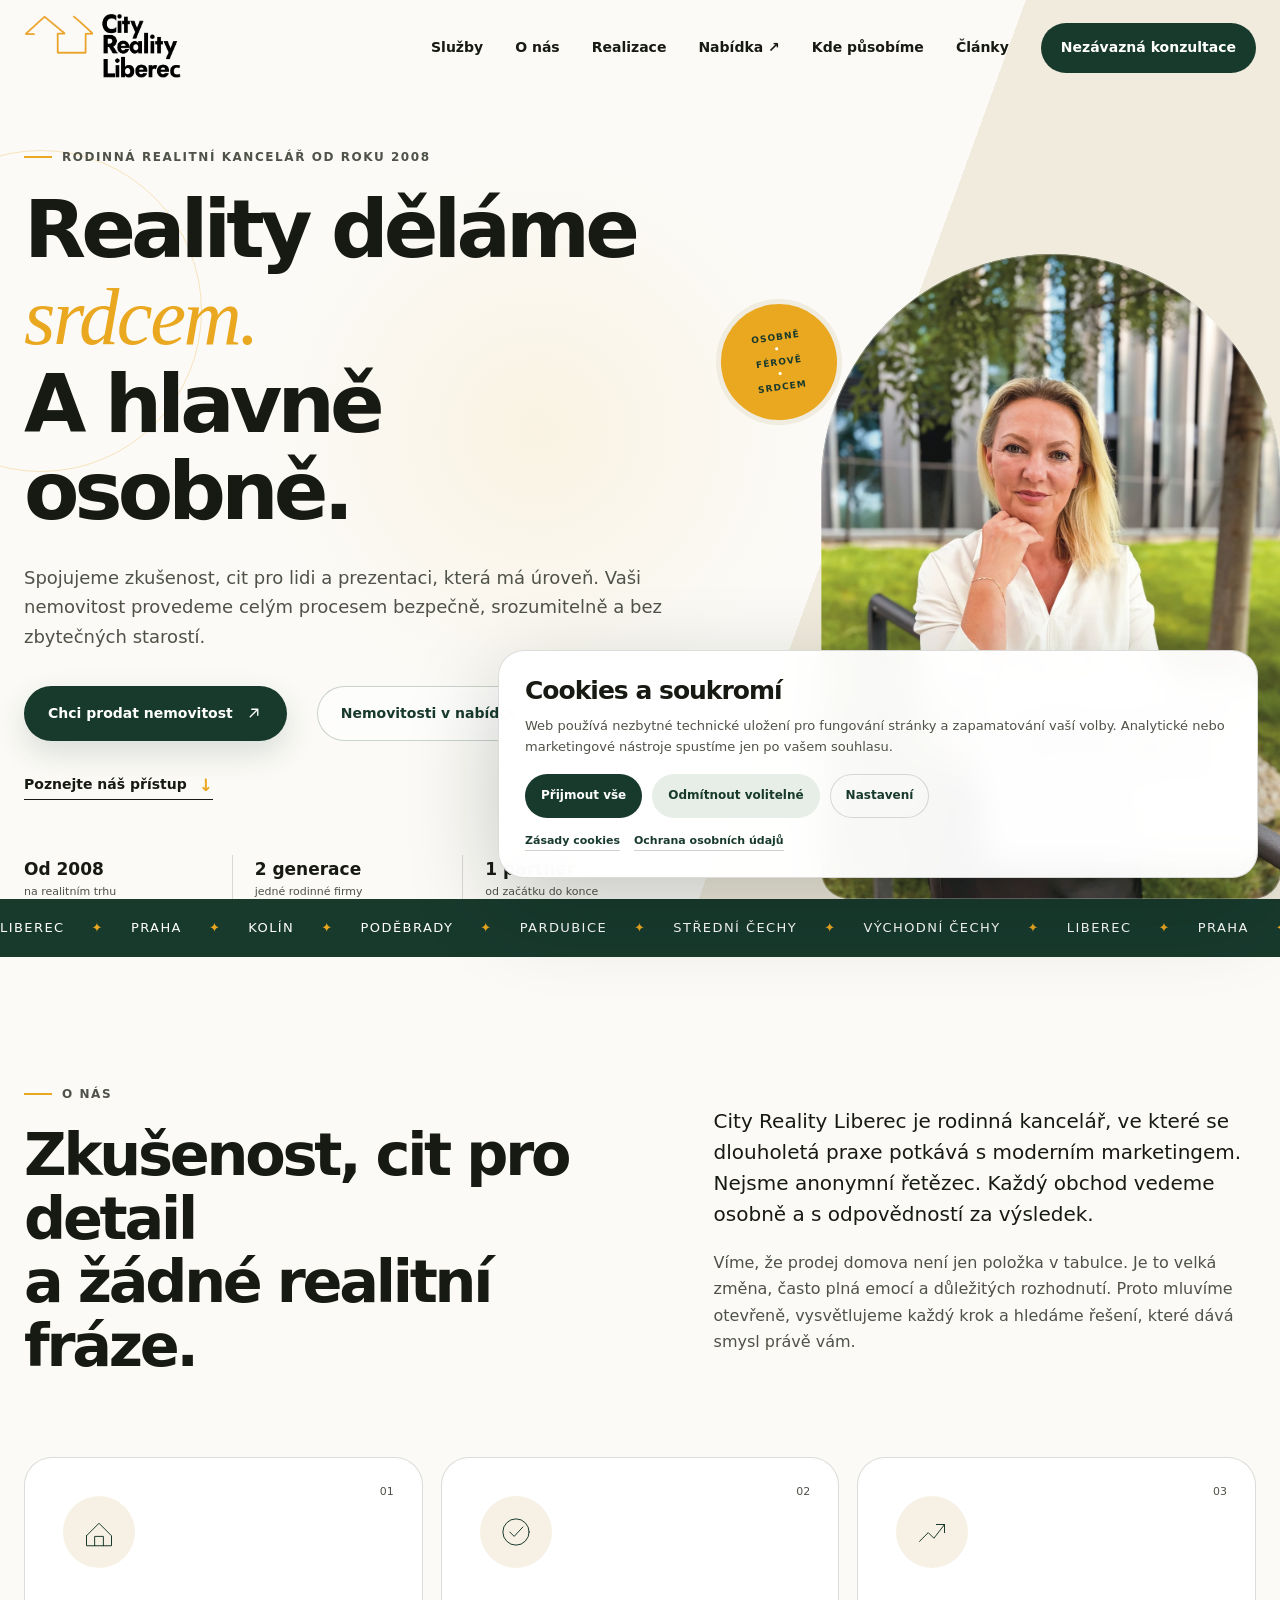
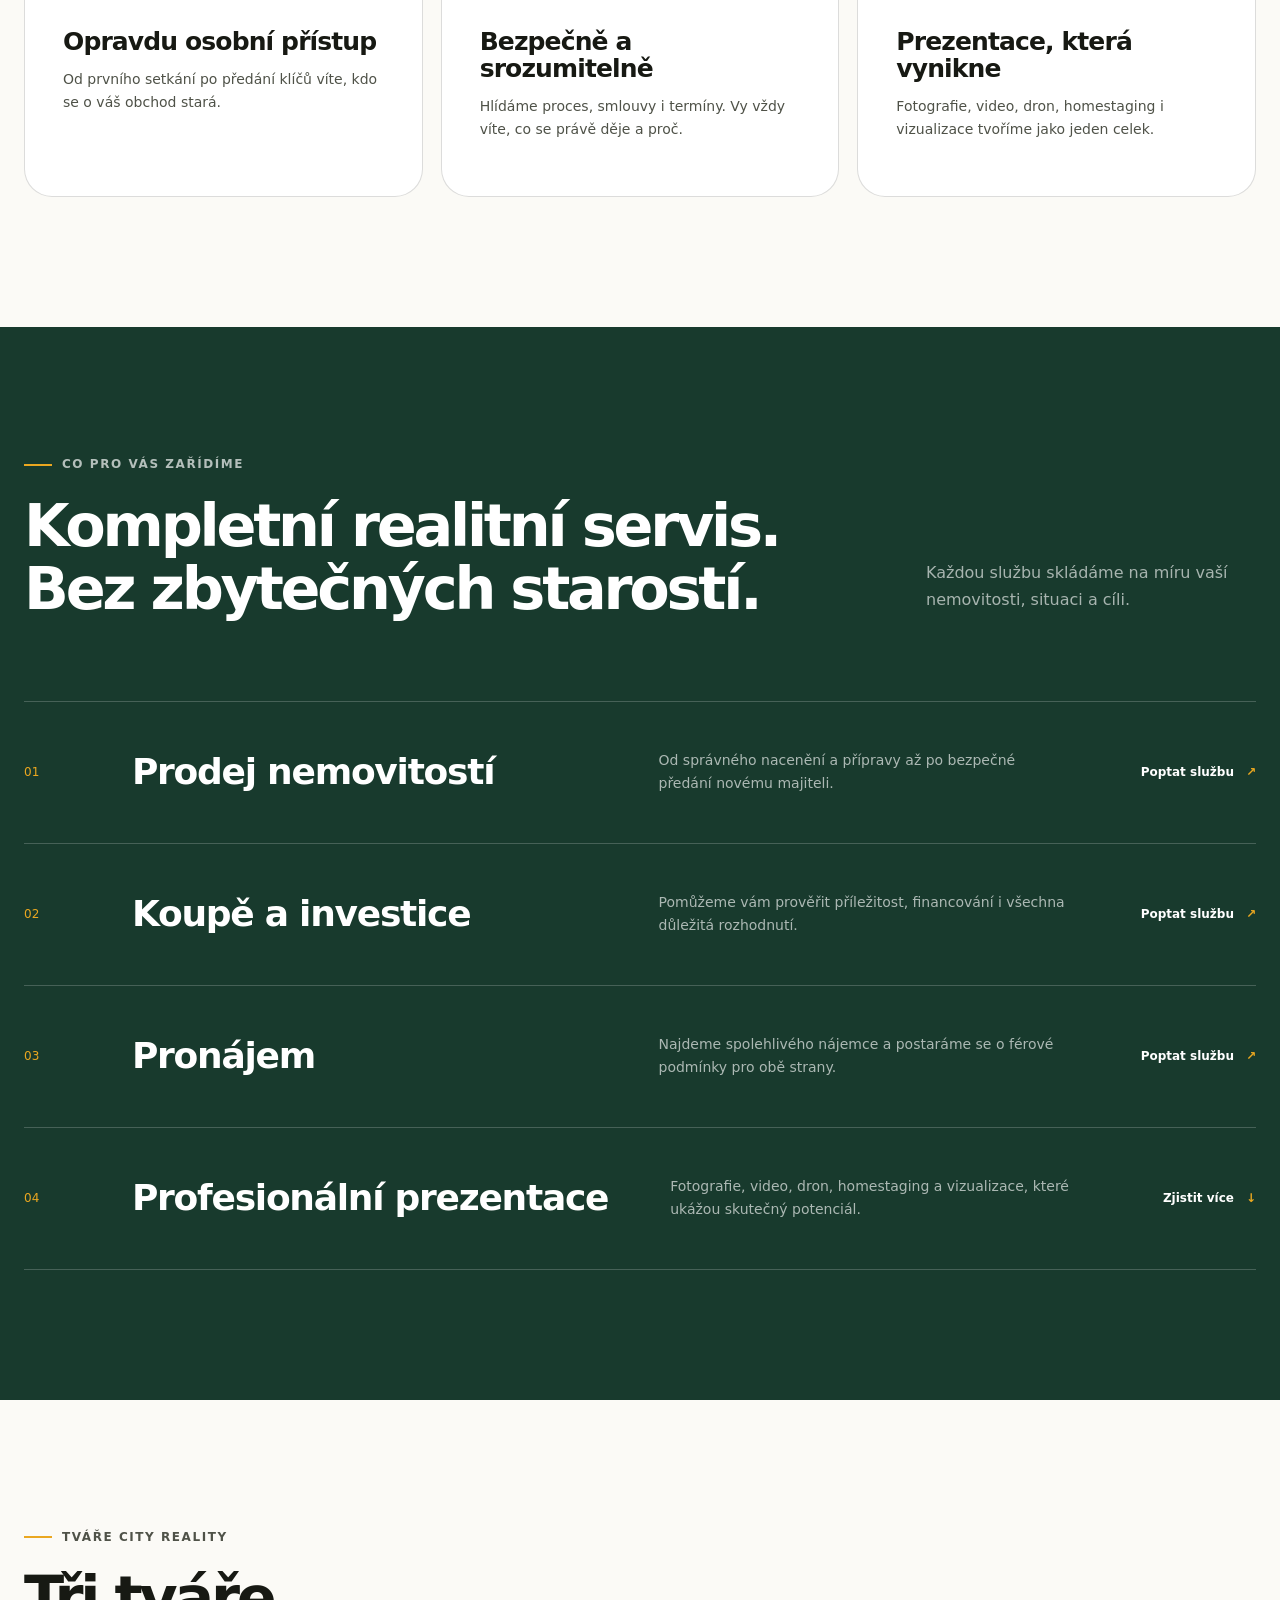
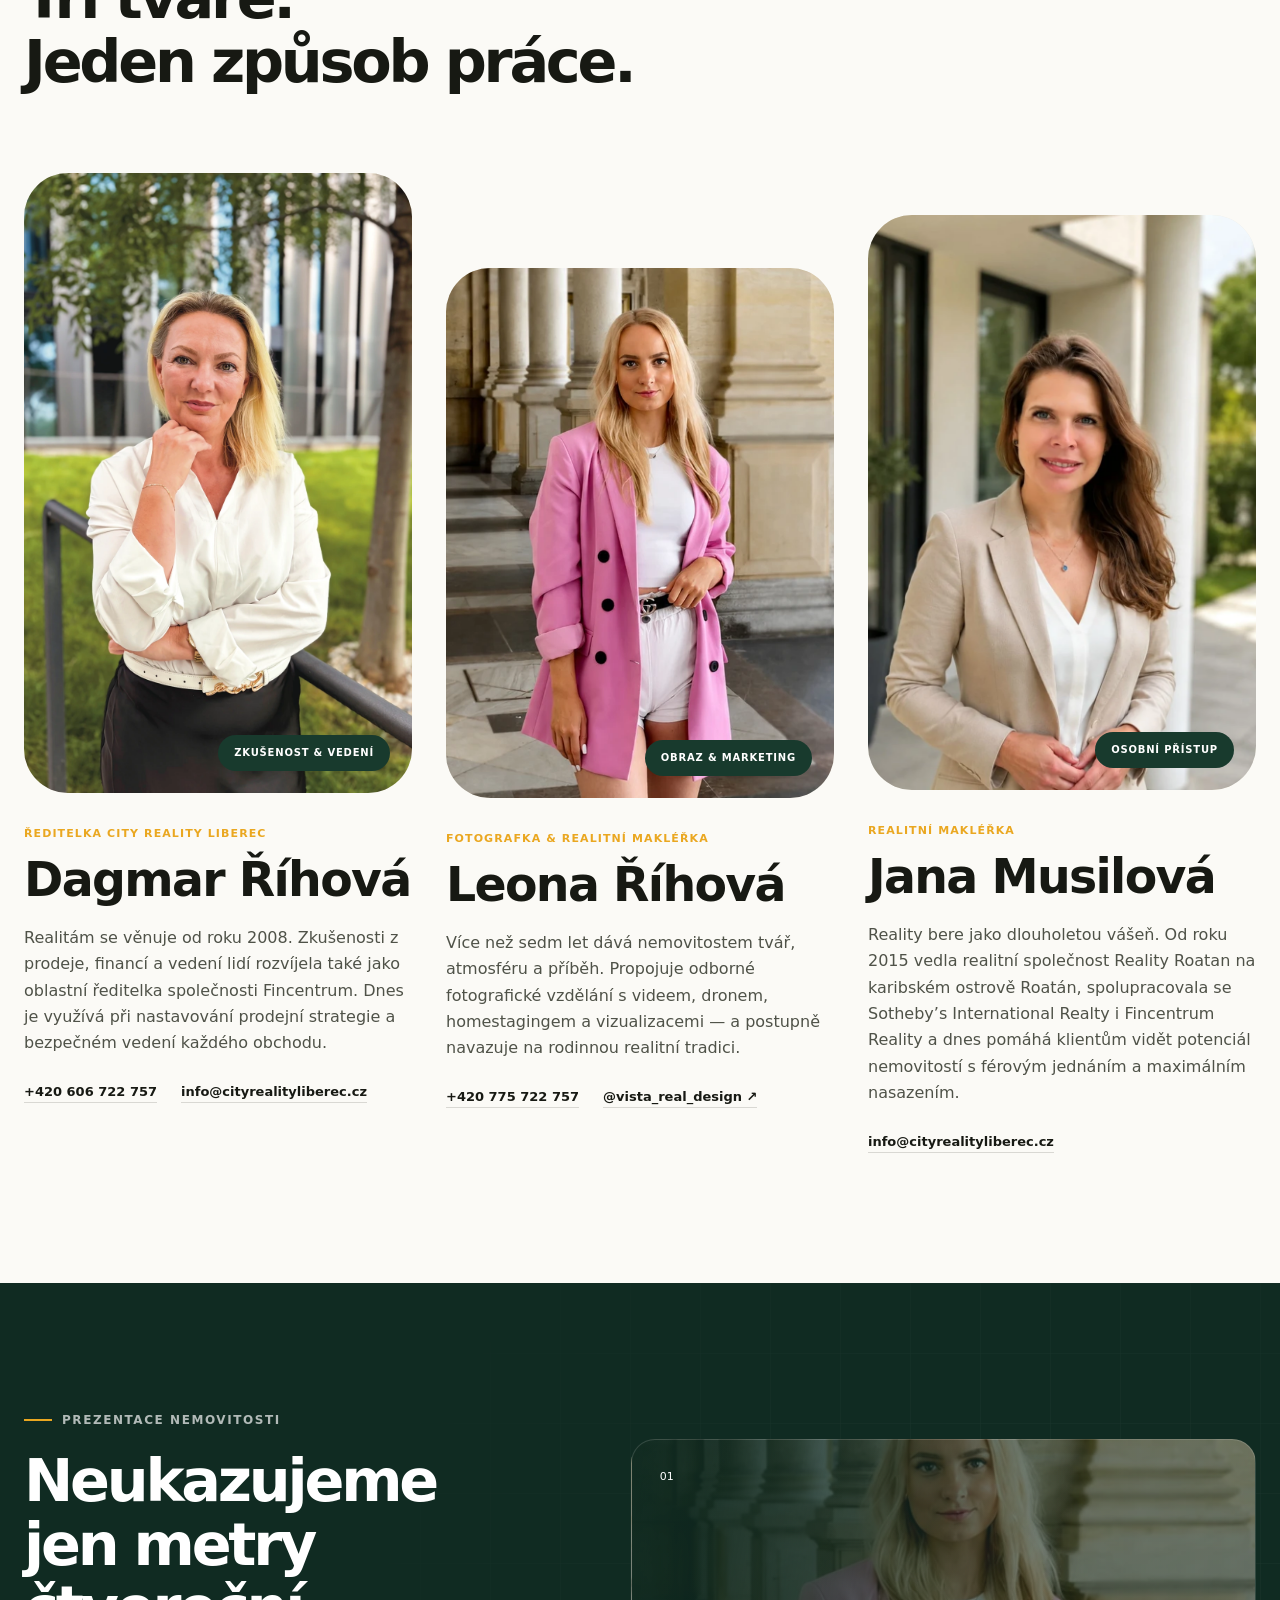
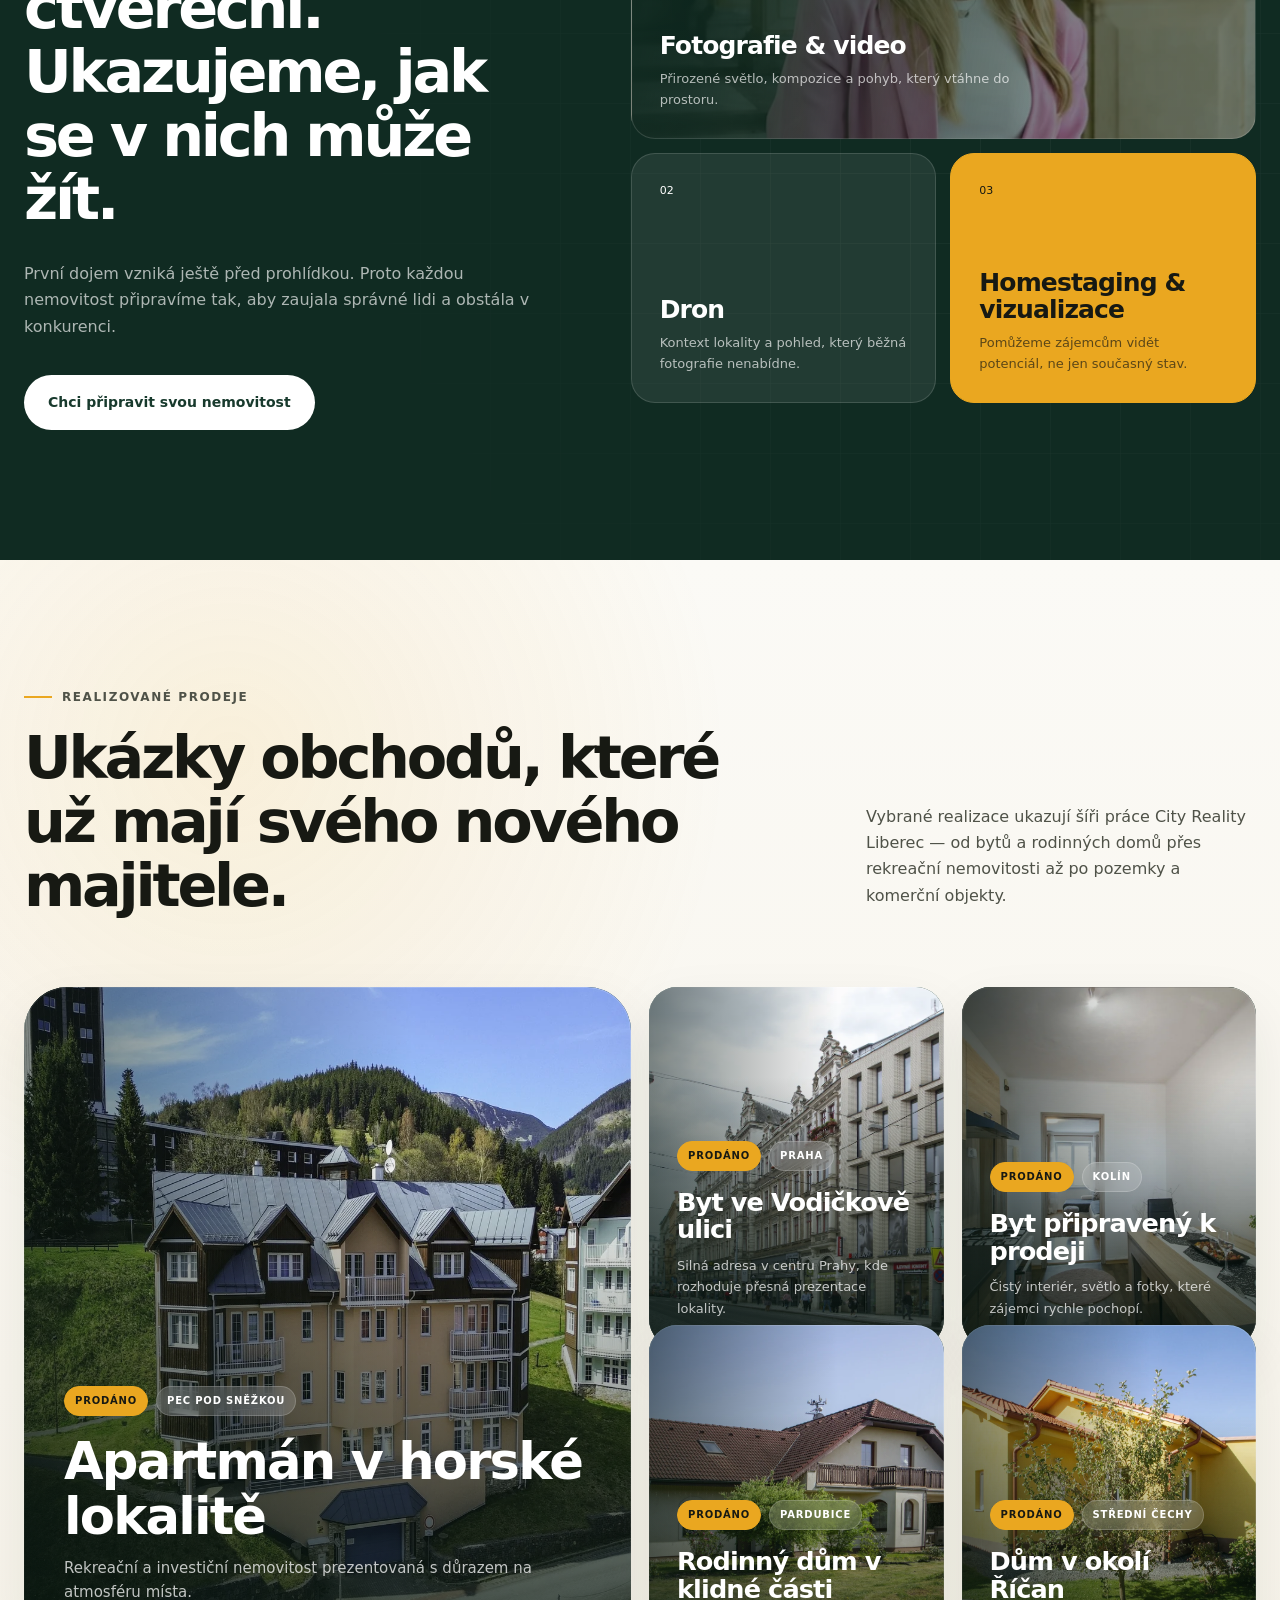
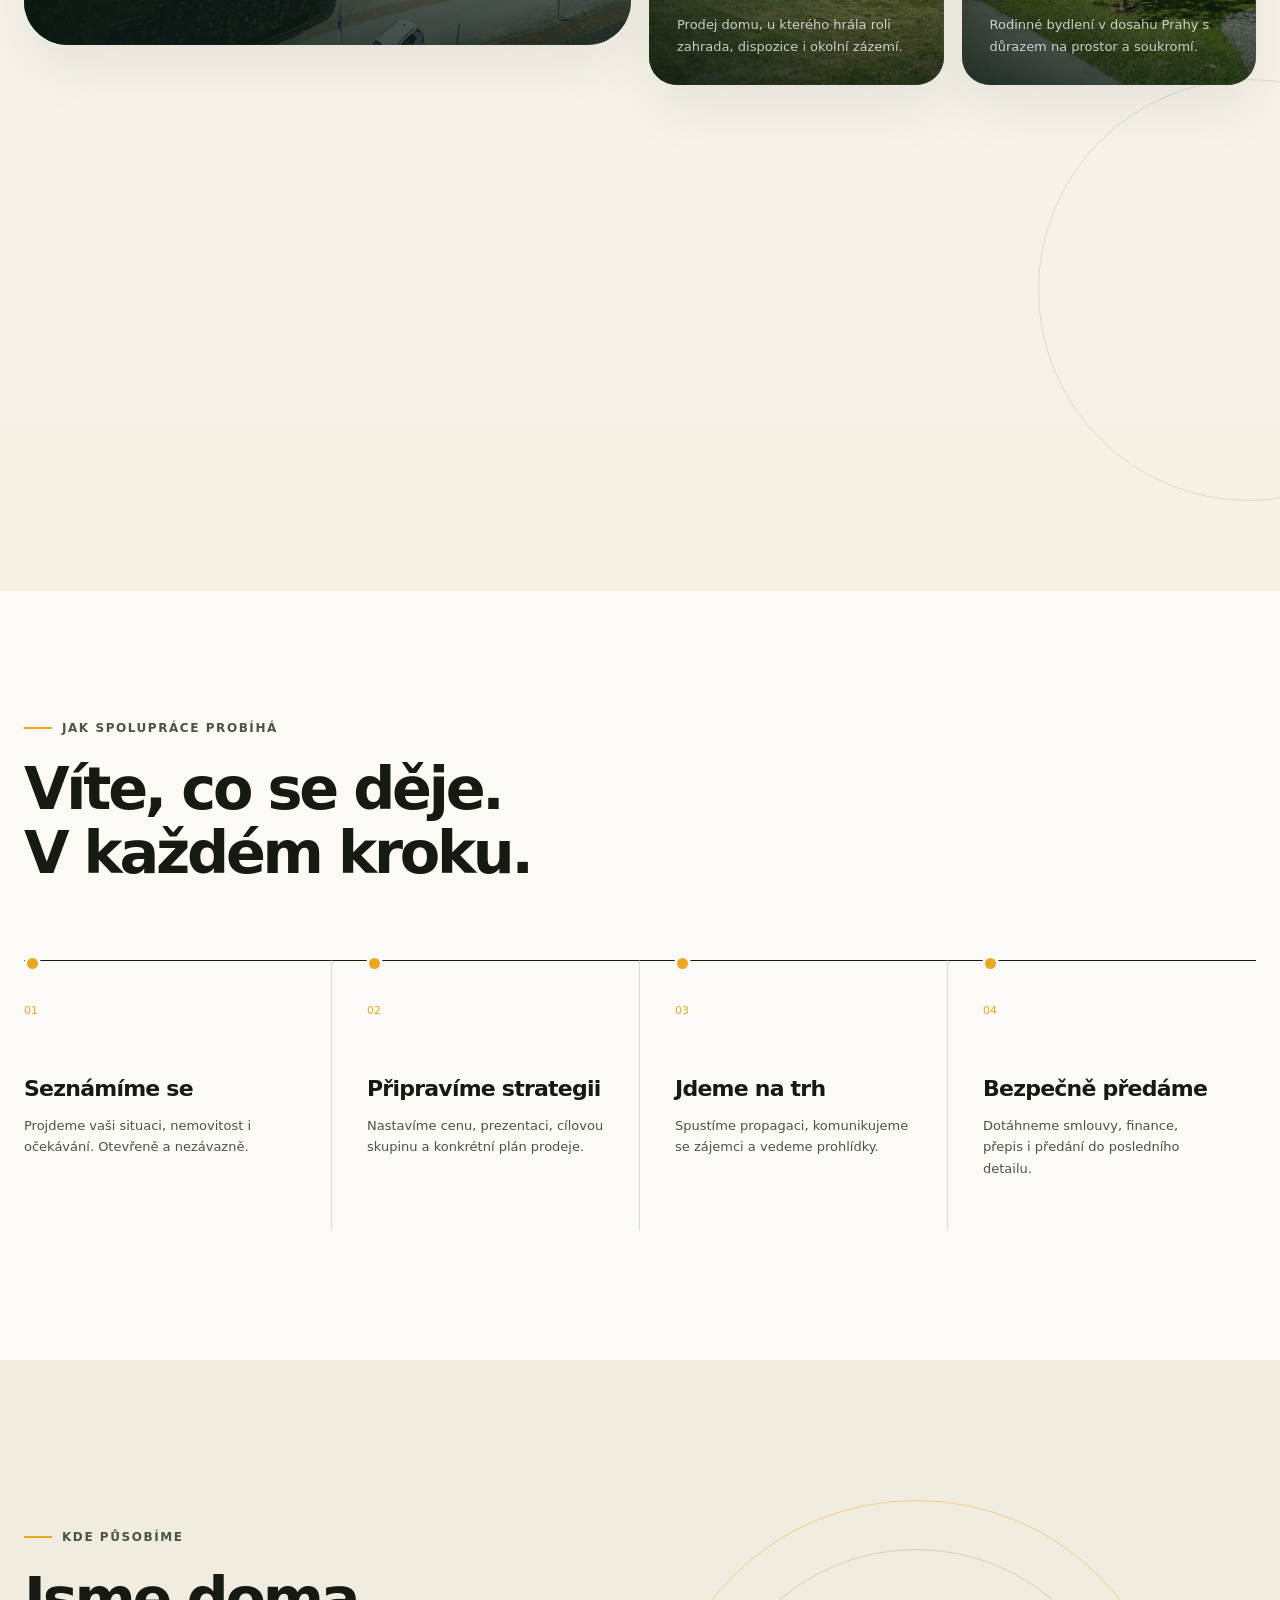
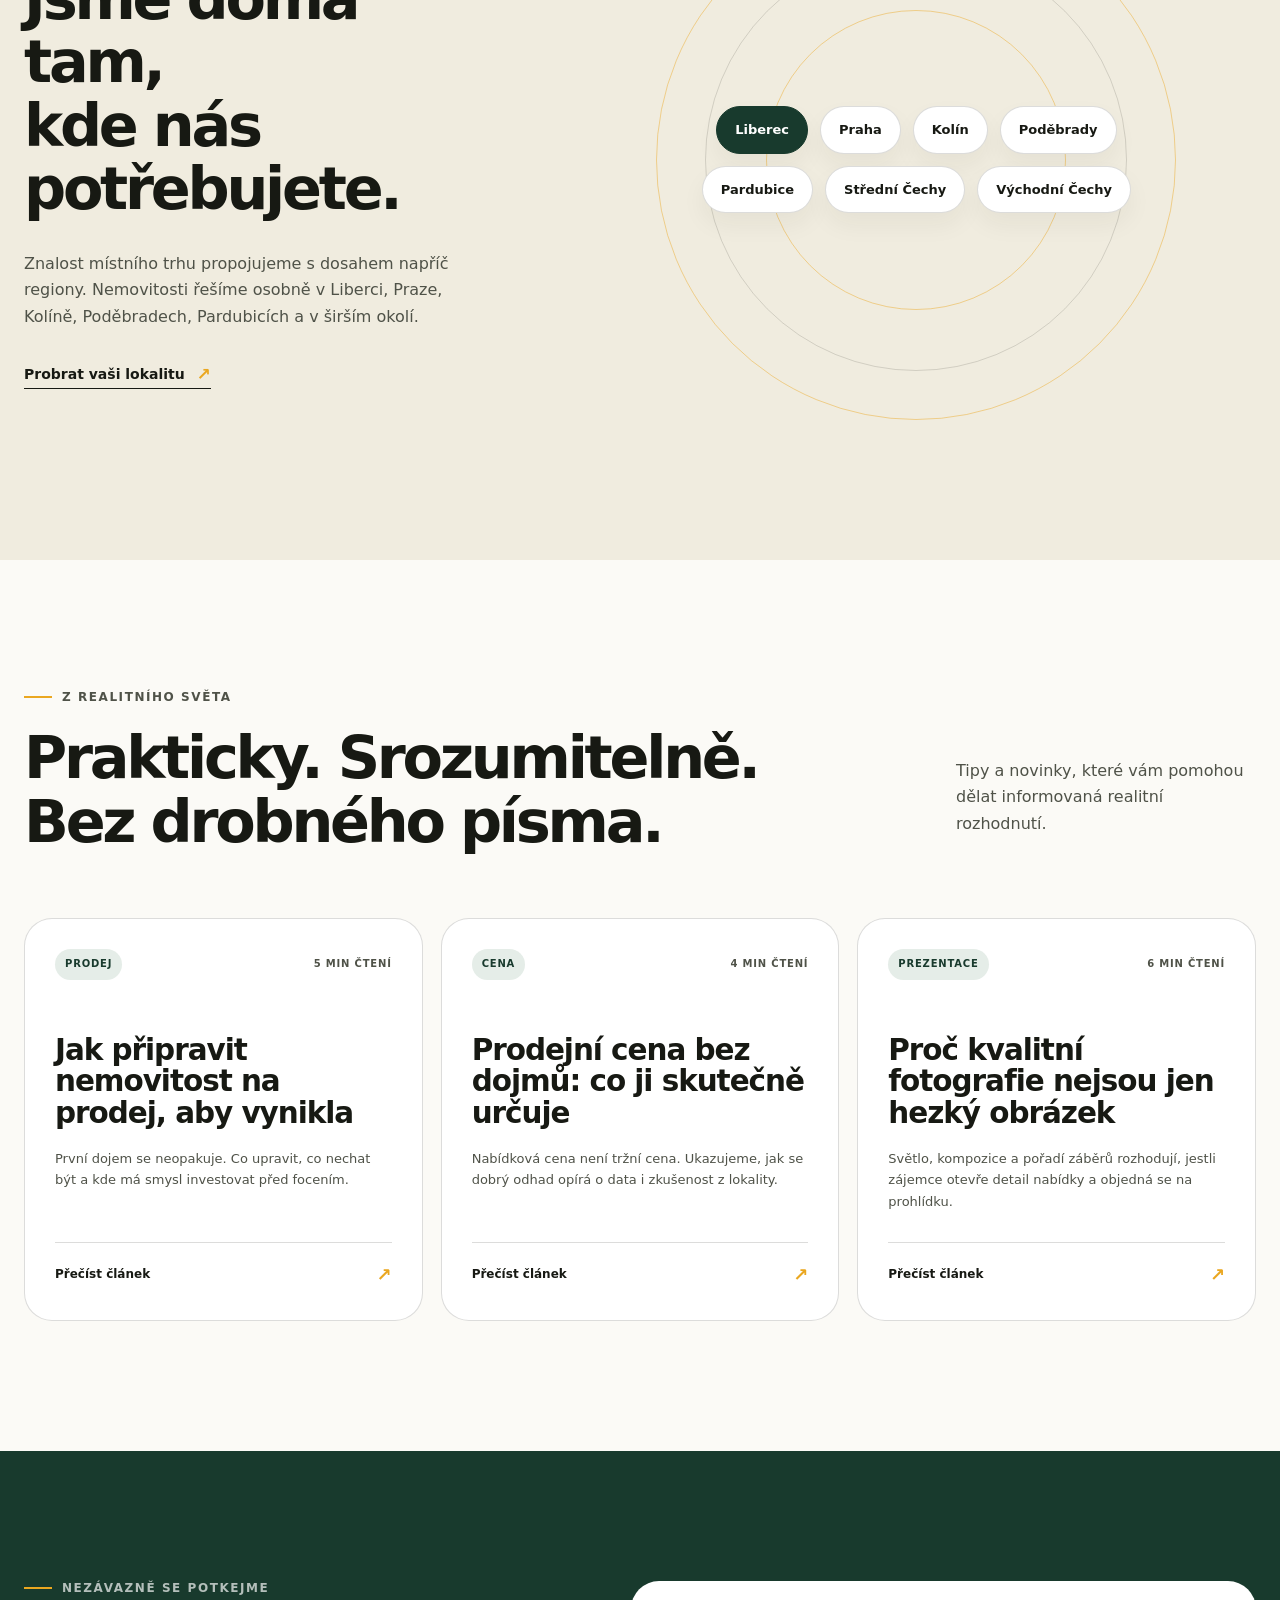
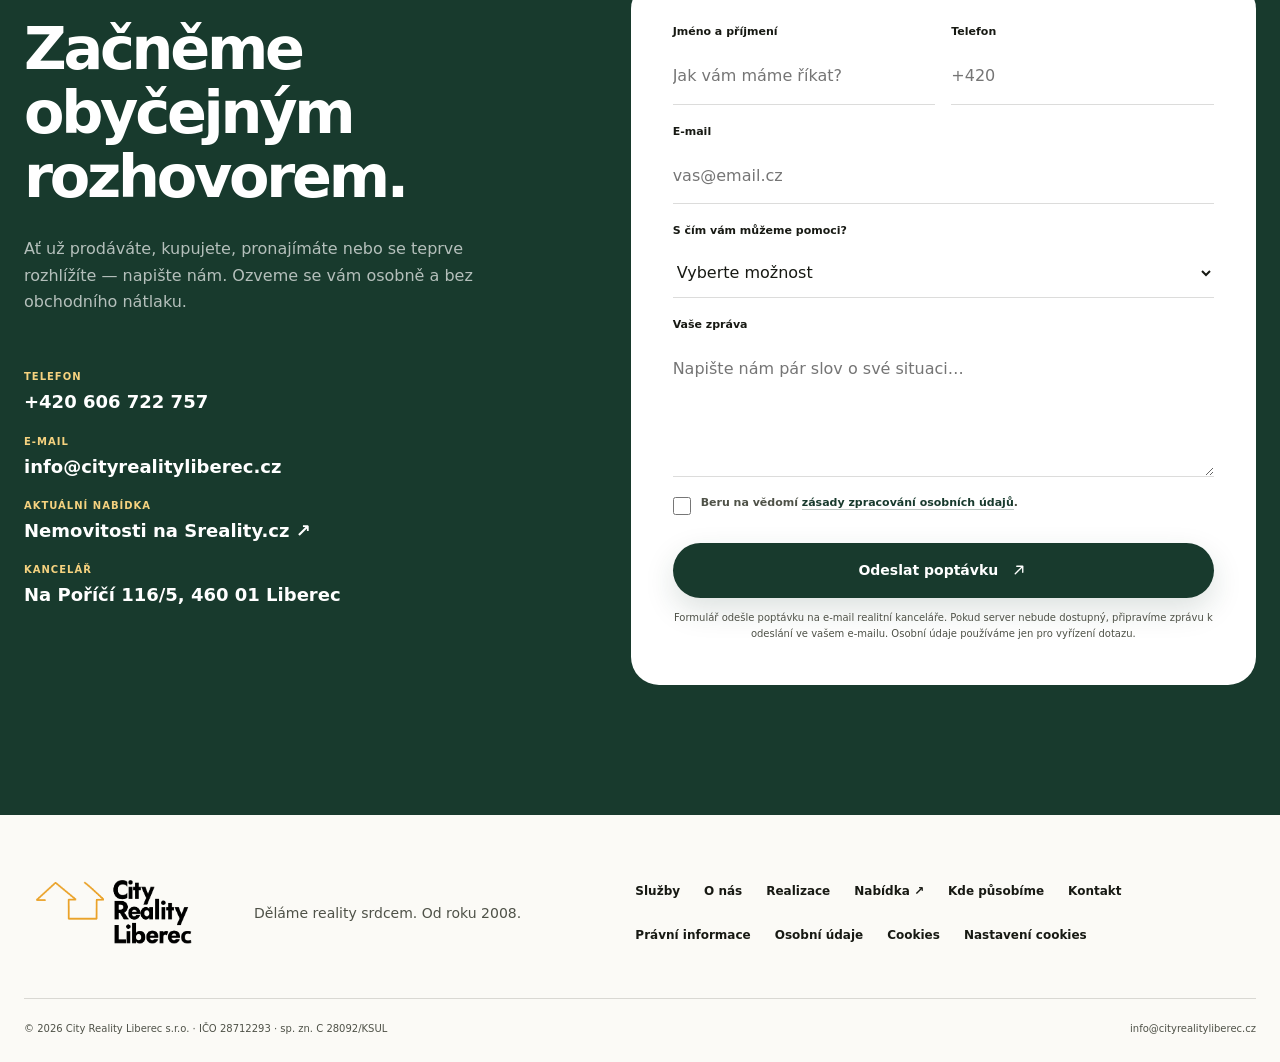
<file: index.html>
<!doctype html>
<html lang="cs">
  <head>
    <meta charset="UTF-8" />
    <meta name="viewport" content="width=device-width, initial-scale=1.0" />
    <meta
      name="description"
      content="Rodinná realitní kancelář City Reality Liberec. Prodej, koupě a pronájem nemovitostí v Liberci, Praze, Kolíně, Poděbradech, Pardubicích a okolí."
    />
    <meta name="robots" content="index, follow, max-image-preview:large" />
    <meta name="author" content="City Reality Liberec s.r.o." />
    <meta name="geo.region" content="CZ-LI" />
    <meta name="geo.placename" content="Liberec" />
    <meta name="theme-color" content="#fbfaf6" />
    <title>City Reality Liberec | Realitní kancelář Liberec, Praha a okolí</title>
    <link rel="canonical" href="https://cityrealityliberec.cz/" />
    <link rel="alternate" hreflang="cs-CZ" href="https://cityrealityliberec.cz/" />
    <link rel="alternate" hreflang="x-default" href="https://cityrealityliberec.cz/" />
    <meta property="og:locale" content="cs_CZ" />
    <meta property="og:type" content="website" />
    <meta property="og:site_name" content="City Reality Liberec" />
    <meta property="og:title" content="City Reality Liberec | Realitní kancelář Liberec, Praha a okolí" />
    <meta
      property="og:description"
      content="Rodinná realitní kancelář pro prodej, koupi a pronájem nemovitostí. Osobní přístup, kvalitní prezentace a působnost v Liberci, Praze, Středních i Východních Čechách."
    />
    <meta property="og:url" content="https://cityrealityliberec.cz/" />
    <meta property="og:image" content="https://cityrealityliberec.cz/assets/og-image.jpg" />
    <meta property="og:image:width" content="1200" />
    <meta property="og:image:height" content="630" />
    <meta property="og:image:alt" content="City Reality Liberec — rodinná realitní kancelář" />
    <meta name="twitter:card" content="summary_large_image" />
    <meta name="twitter:title" content="City Reality Liberec | Realitní kancelář Liberec, Praha a okolí" />
    <meta
      name="twitter:description"
      content="Rodinná realitní kancelář pro prodej, koupi a pronájem nemovitostí v Liberci, Praze, Středních a Východních Čechách."
    />
    <meta name="twitter:image" content="https://cityrealityliberec.cz/assets/og-image.jpg" />
    <link rel="icon" href="assets/favicon.svg" type="image/svg+xml" />
    <link rel="preload" href="assets/dagmar-rihova-img-8661-srgb.webp" as="image" />
    <link rel="stylesheet" href="styles.css?v=20260710-dagmar" />
    <script src="script.js?v=20260701-form" defer></script>
    <script type="application/ld+json">
      {
        "@context": "https://schema.org",
        "@graph": [
          {
            "@type": "ImageObject",
            "@id": "https://cityrealityliberec.cz/#logo",
            "url": "https://cityrealityliberec.cz/assets/logo.png",
            "width": 942,
            "height": 410,
            "caption": "City Reality Liberec"
          },
          {
            "@type": "ImageObject",
            "@id": "https://cityrealityliberec.cz/#primaryimage",
            "url": "https://cityrealityliberec.cz/assets/dagmar-rihova-img-8661-srgb.webp",
            "width": 1200,
            "height": 1600,
            "caption": "Dagmar Říhová, City Reality Liberec"
          },
          {
            "@type": "RealEstateAgent",
            "@id": "https://cityrealityliberec.cz/#organization",
            "name": "City Reality Liberec",
            "legalName": "City Reality Liberec s.r.o.",
            "url": "https://cityrealityliberec.cz/",
            "logo": {
              "@id": "https://cityrealityliberec.cz/#logo"
            },
            "image": [
              {
                "@id": "https://cityrealityliberec.cz/#logo"
              },
              {
                "@id": "https://cityrealityliberec.cz/#primaryimage"
              }
            ],
            "slogan": "Reality děláme srdcem.",
            "description": "Rodinná realitní kancelář s osobním přístupem k prodeji, koupi a pronájmu nemovitostí.",
            "taxID": "28712293",
            "telephone": "+420606722757",
            "email": "info@cityrealityliberec.cz",
            "address": {
              "@type": "PostalAddress",
              "streetAddress": "Na Poříčí 116/5",
              "addressLocality": "Liberec II-Nové Město",
              "postalCode": "460 01",
              "addressRegion": "Liberecký kraj",
              "addressCountry": "CZ"
            },
            "contactPoint": {
              "@type": "ContactPoint",
              "telephone": "+420606722757",
              "email": "info@cityrealityliberec.cz",
              "contactType": "customer service",
              "availableLanguage": ["cs"]
            },
            "areaServed": [
              { "@type": "City", "name": "Liberec" },
              { "@type": "City", "name": "Praha" },
              { "@type": "City", "name": "Kolín" },
              { "@type": "City", "name": "Poděbrady" },
              { "@type": "City", "name": "Pardubice" },
              { "@type": "AdministrativeArea", "name": "Střední Čechy" },
              { "@type": "AdministrativeArea", "name": "Východní Čechy" }
            ],
            "knowsAbout": [
              "prodej nemovitostí",
              "koupě nemovitosti",
              "pronájem nemovitosti",
              "prezentace nemovitostí",
              "realitní poradenství"
            ],
            "employee": [
              {
                "@type": "Person",
                "name": "Dagmar Říhová",
                "jobTitle": "Ředitelka City Reality Liberec",
                "image": "https://cityrealityliberec.cz/assets/dagmar-rihova-img-8661-srgb.webp",
                "telephone": "+420606722757",
                "email": "info@cityrealityliberec.cz"
              },
              {
                "@type": "Person",
                "name": "Leona Říhová",
                "jobTitle": "Fotografka a realitní makléřka",
                "image": "https://cityrealityliberec.cz/assets/leona-rihova.webp",
                "telephone": "+420775722757"
              },
              {
                "@type": "Person",
                "name": "Jana Musilová",
                "jobTitle": "Realitní makléřka",
                "image": "https://cityrealityliberec.cz/assets/jana-musilova.webp"
              }
            ],
            "sameAs": [
              "https://www.sreality.cz/adresar/city-reality-liberec-liberec-liberec-ii-nove-mesto/1263/makleri/282728"
            ],
            "hasOfferCatalog": {
              "@type": "OfferCatalog",
              "name": "Realitní služby",
              "itemListElement": [
                {
                  "@type": "Offer",
                  "itemOffered": {
                    "@type": "Service",
                    "name": "Prodej nemovitosti",
                    "description": "Strategie prodeje, příprava nemovitosti, prezentace, inzerce, jednání se zájemci a doprovod k bezpečnému předání.",
                    "provider": { "@id": "https://cityrealityliberec.cz/#organization" }
                  }
                },
                {
                  "@type": "Offer",
                  "itemOffered": {
                    "@type": "Service",
                    "name": "Koupě a investice do nemovitosti",
                    "description": "Pomoc s výběrem, prověřením a vyjednáváním při koupi nemovitosti.",
                    "provider": { "@id": "https://cityrealityliberec.cz/#organization" }
                  }
                },
                {
                  "@type": "Offer",
                  "itemOffered": {
                    "@type": "Service",
                    "name": "Pronájem nemovitosti",
                    "description": "Prezentace pronájmu, výběr vhodného nájemce a příprava hladkého předání.",
                    "provider": { "@id": "https://cityrealityliberec.cz/#organization" }
                  }
                }
              ]
            }
          },
          {
            "@type": "WebSite",
            "@id": "https://cityrealityliberec.cz/#website",
            "url": "https://cityrealityliberec.cz/",
            "name": "City Reality Liberec",
            "inLanguage": "cs-CZ",
            "publisher": {
              "@id": "https://cityrealityliberec.cz/#organization"
            }
          },
          {
            "@type": "WebPage",
            "@id": "https://cityrealityliberec.cz/#webpage",
            "url": "https://cityrealityliberec.cz/",
            "name": "City Reality Liberec | Realitní kancelář Liberec, Praha a okolí",
            "description": "Rodinná realitní kancelář City Reality Liberec. Prodej, koupě a pronájem nemovitostí v Liberci, Praze, Kolíně, Poděbradech, Pardubicích a okolí.",
            "isPartOf": {
              "@id": "https://cityrealityliberec.cz/#website"
            },
            "about": {
              "@id": "https://cityrealityliberec.cz/#organization"
            },
            "primaryImageOfPage": {
              "@id": "https://cityrealityliberec.cz/#primaryimage"
            },
            "breadcrumb": {
              "@id": "https://cityrealityliberec.cz/#breadcrumb"
            },
            "inLanguage": "cs-CZ"
          },
          {
            "@type": "BreadcrumbList",
            "@id": "https://cityrealityliberec.cz/#breadcrumb",
            "itemListElement": [
              {
                "@type": "ListItem",
                "position": 1,
                "name": "Úvod",
                "item": "https://cityrealityliberec.cz/"
              }
            ]
          },
          {
            "@type": "ItemList",
            "@id": "https://cityrealityliberec.cz/#articles",
            "name": "Realitní články",
            "itemListElement": [
              {
                "@type": "ListItem",
                "position": 1,
                "url": "https://cityrealityliberec.cz/clanky/priprava-nemovitosti-na-prodej.html",
                "name": "Jak připravit nemovitost na prodej, aby vynikla"
              },
              {
                "@type": "ListItem",
                "position": 2,
                "url": "https://cityrealityliberec.cz/clanky/realna-prodejni-cena.html",
                "name": "Prodejní cena bez dojmů: co ji skutečně určuje"
              },
              {
                "@type": "ListItem",
                "position": 3,
                "url": "https://cityrealityliberec.cz/clanky/fotografie-ktere-prodavaji.html",
                "name": "Proč kvalitní fotografie nejsou jen hezký obrázek"
              }
            ]
          }
        ]
      }
    </script>
  </head>
  <body>
    <a class="skip-link" href="#obsah">Přejít na obsah</a>

    <header class="site-header" data-header>
      <div class="shell header-inner">
        <a class="brand" href="#uvod" aria-label="City Reality Liberec — úvod">
          <img src="assets/logo.png" alt="City Reality Liberec" width="942" height="410" />
        </a>

        <button class="menu-toggle" type="button" aria-expanded="false" aria-controls="main-nav">
          <span></span><span></span>
          <span class="sr-only">Otevřít menu</span>
        </button>

        <nav class="main-nav" id="main-nav" aria-label="Hlavní navigace">
          <a href="#sluzby">Služby</a>
          <a href="#o-nas">O nás</a>
          <a href="#realizace">Realizace</a>
          <a
            class="nav-external"
            href="https://www.sreality.cz/adresar/city-reality-liberec-liberec-liberec-ii-nove-mesto/1263/makleri/282728"
            target="_blank"
            rel="noreferrer"
          >Nabídka ↗</a>
          <a href="#lokality">Kde působíme</a>
          <a href="#clanky">Články</a>
          <a class="nav-cta" href="#kontakt">Nezávazná konzultace</a>
        </nav>
      </div>
    </header>

    <main id="obsah">
      <section class="hero" id="uvod">
        <div class="shell hero-grid">
          <div class="hero-copy reveal">
            <p class="eyebrow"><span></span> Rodinná realitní kancelář od roku 2008</p>
            <h1>Reality děláme <em>srdcem.</em><br />A hlavně osobně.</h1>
            <p class="hero-lead">
              Spojujeme zkušenost, cit pro lidi a prezentaci, která má úroveň. Vaši nemovitost
              provedeme celým procesem bezpečně, srozumitelně a bez zbytečných starostí.
            </p>
            <div class="hero-actions">
              <a class="button button-primary" href="#kontakt">
                Chci prodat nemovitost
                <svg aria-hidden="true" viewBox="0 0 24 24"><path d="m7 17 10-10M9 7h8v8" /></svg>
              </a>
              <a
                class="button button-outline"
                href="https://www.sreality.cz/adresar/city-reality-liberec-liberec-liberec-ii-nove-mesto/1263/makleri/282728"
                target="_blank"
                rel="noreferrer"
              >
                Nemovitosti v nabídce
                <svg aria-hidden="true" viewBox="0 0 24 24"><path d="m7 17 10-10M9 7h8v8" /></svg>
              </a>
              <a class="text-link" href="#o-nas">Poznejte náš přístup <span>↓</span></a>
            </div>
            <div class="hero-proof" aria-label="Naše hlavní přednosti">
              <div><strong>Od 2008</strong><span>na realitním trhu</span></div>
              <div><strong>2 generace</strong><span>jedné rodinné firmy</span></div>
              <div><strong>1 partner</strong><span>od začátku do konce</span></div>
            </div>
          </div>

          <div class="hero-visual reveal reveal-delay">
            <div class="portrait portrait-main">
              <img
                src="assets/dagmar-rihova-img-8661-srgb.webp"
                alt="Dagmar Říhová, ředitelka City Reality Liberec"
                width="1200"
                height="1600"
              />
            </div>
            <div class="portrait-note">
              <span class="scribble" aria-hidden="true">„</span>
              <p>Za každou nemovitostí je lidský příběh. A ten si zaslouží opravdovou péči.</p>
              <strong>Dagmar Říhová</strong>
              <span>ředitelka City Reality Liberec</span>
            </div>
            <div class="hero-stamp" aria-hidden="true">
              <span>osobně</span>
              <i>•</i>
              <span>férově</span>
              <i>•</i>
              <span>srdcem</span>
            </div>
          </div>
        </div>

        <div class="place-line" aria-label="Lokality, ve kterých působíme">
          <div class="place-track">
            <span>Liberec</span><i>✦</i><span>Praha</span><i>✦</i><span>Kolín</span><i>✦</i>
            <span>Poděbrady</span><i>✦</i><span>Pardubice</span><i>✦</i><span>Střední Čechy</span><i>✦</i>
            <span>Východní Čechy</span><i>✦</i><span aria-hidden="true">Liberec</span><i aria-hidden="true">✦</i>
            <span aria-hidden="true">Praha</span><i aria-hidden="true">✦</i><span aria-hidden="true">Kolín</span>
          </div>
        </div>
      </section>

      <section class="intro section" id="o-nas">
        <div class="shell intro-grid">
          <div class="section-heading reveal">
            <p class="eyebrow"><span></span> O nás</p>
            <h2>Zkušenost, cit pro detail<br />a žádné realitní fráze.</h2>
          </div>
          <div class="intro-copy reveal reveal-delay">
            <p class="lead-copy">
              City Reality Liberec je rodinná kancelář, ve které se dlouholetá praxe potkává
              s moderním marketingem. Nejsme anonymní řetězec. Každý obchod vedeme osobně a s
              odpovědností za výsledek.
            </p>
            <p>
              Víme, že prodej domova není jen položka v tabulce. Je to velká změna, často plná
              emocí a důležitých rozhodnutí. Proto mluvíme otevřeně, vysvětlujeme každý krok a
              hledáme řešení, které dává smysl právě vám.
            </p>
          </div>
        </div>

        <div class="shell values-grid">
          <article class="value-card reveal">
            <span class="card-number">01</span>
            <div class="line-icon" aria-hidden="true">
              <svg viewBox="0 0 64 64"><path d="M12 38 32 18l20 20v16H12V38Z"/><path d="M25 54V39h14v15"/></svg>
            </div>
            <h3>Opravdu osobní přístup</h3>
            <p>Od prvního setkání po předání klíčů víte, kdo se o váš obchod stará.</p>
          </article>
          <article class="value-card reveal reveal-delay-short">
            <span class="card-number">02</span>
            <div class="line-icon" aria-hidden="true">
              <svg viewBox="0 0 64 64"><circle cx="32" cy="32" r="21"/><path d="m22 32 7 7 14-15"/></svg>
            </div>
            <h3>Bezpečně a srozumitelně</h3>
            <p>Hlídáme proces, smlouvy i termíny. Vy vždy víte, co se právě děje a proč.</p>
          </article>
          <article class="value-card reveal reveal-delay-long">
            <span class="card-number">03</span>
            <div class="line-icon" aria-hidden="true">
              <svg viewBox="0 0 64 64"><path d="M12 47 26 33l9 9 17-22"/><path d="M39 20h13v13"/></svg>
            </div>
            <h3>Prezentace, která vynikne</h3>
            <p>Fotografie, video, dron, homestaging i vizualizace tvoříme jako jeden celek.</p>
          </article>
        </div>
      </section>

      <section class="services section" id="sluzby">
        <div class="shell">
          <div class="section-heading services-heading reveal">
            <div>
              <p class="eyebrow eyebrow-light"><span></span> Co pro vás zařídíme</p>
              <h2>Kompletní realitní servis.<br />Bez zbytečných starostí.</h2>
            </div>
            <p>Každou službu skládáme na míru vaší nemovitosti, situaci a cíli.</p>
          </div>

          <div class="service-list">
            <article class="service-row reveal">
              <span class="service-index">01</span>
              <h3>Prodej nemovitostí</h3>
              <p>Od správného nacenění a přípravy až po bezpečné předání novému majiteli.</p>
              <a href="#kontakt" aria-label="Poptat prodej nemovitosti">Poptat službu <span>↗</span></a>
            </article>
            <article class="service-row reveal">
              <span class="service-index">02</span>
              <h3>Koupě a investice</h3>
              <p>Pomůžeme vám prověřit příležitost, financování i všechna důležitá rozhodnutí.</p>
              <a href="#kontakt" aria-label="Poptat pomoc s koupí nebo investicí">Poptat službu <span>↗</span></a>
            </article>
            <article class="service-row reveal">
              <span class="service-index">03</span>
              <h3>Pronájem</h3>
              <p>Najdeme spolehlivého nájemce a postaráme se o férové podmínky pro obě strany.</p>
              <a href="#kontakt" aria-label="Poptat pronájem">Poptat službu <span>↗</span></a>
            </article>
            <article class="service-row reveal">
              <span class="service-index">04</span>
              <h3>Profesionální prezentace</h3>
              <p>Fotografie, video, dron, homestaging a vizualizace, které ukážou skutečný potenciál.</p>
              <a href="#prezentace" aria-label="Zjistit více o prezentaci nemovitostí">Zjistit více <span>↓</span></a>
            </article>
          </div>
        </div>
      </section>

      <section class="team section" id="tym">
        <div class="shell">
          <div class="section-heading team-heading reveal">
            <p class="eyebrow"><span></span> Tváře City Reality</p>
            <h2>Tři tváře.<br />Jeden způsob práce.</h2>
          </div>

          <div class="team-grid">
            <article class="profile profile-dagmar reveal">
              <div class="profile-photo">
                <img src="assets/dagmar-rihova-img-8661-srgb.webp" alt="Dagmar Říhová" width="1200" height="1600" loading="lazy" />
                <span class="profile-label">Zkušenost &amp; vedení</span>
              </div>
              <div class="profile-copy">
                <p class="profile-role">Ředitelka City Reality Liberec</p>
                <h3>Dagmar Říhová</h3>
                <p>
                  Realitám se věnuje od roku 2008. Zkušenosti z prodeje, financí a vedení lidí
                  rozvíjela také jako oblastní ředitelka společnosti Fincentrum. Dnes je využívá
                  při nastavování prodejní strategie a bezpečném vedení každého obchodu.
                </p>
                <div class="profile-contact">
                  <a href="tel:+420606722757">+420 606 722 757</a>
                  <a href="mailto:info@cityrealityliberec.cz">info@cityrealityliberec.cz</a>
                </div>
              </div>
            </article>

            <article class="profile profile-leona reveal reveal-delay">
              <div class="profile-photo">
                <img src="assets/leona-rihova.webp" alt="Leona Říhová" width="558" height="757" loading="lazy" />
                <span class="profile-label">Obraz &amp; marketing</span>
              </div>
              <div class="profile-copy">
                <p class="profile-role">Fotografka &amp; realitní makléřka</p>
                <h3>Leona Říhová</h3>
                <p>
                  Více než sedm let dává nemovitostem tvář, atmosféru a příběh. Propojuje odborné
                  fotografické vzdělání s videem, dronem, homestagingem a vizualizacemi — a
                  postupně navazuje na rodinnou realitní tradici.
                </p>
                <div class="profile-contact">
                  <a href="tel:+420775722757">+420 775 722 757</a>
                  <a href="https://www.instagram.com/vista_real_design/" target="_blank" rel="noreferrer">@vista_real_design ↗</a>
                </div>
              </div>
            </article>

            <article class="profile profile-jana reveal reveal-delay-long">
              <div class="profile-photo">
                <img src="assets/jana-musilova.webp" alt="Jana Musilová" width="900" height="1200" loading="lazy" />
                <span class="profile-label">Osobní přístup</span>
              </div>
              <div class="profile-copy">
                <p class="profile-role">Realitní makléřka</p>
                <h3>Jana Musilová</h3>
                <p>
                  Reality bere jako dlouholetou vášeň. Od roku 2015 vedla realitní společnost
                  Reality Roatan na karibském ostrově Roatán, spolupracovala se Sotheby’s
                  International Realty i Fincentrum Reality a dnes pomáhá klientům vidět potenciál
                  nemovitostí s férovým jednáním a maximálním nasazením.
                </p>
                <div class="profile-contact">
                  <a href="mailto:info@cityrealityliberec.cz">info@cityrealityliberec.cz</a>
                </div>
              </div>
            </article>
          </div>
        </div>
      </section>

      <section class="presentation section" id="prezentace">
        <div class="shell presentation-grid">
          <div class="presentation-copy reveal">
            <p class="eyebrow eyebrow-light"><span></span> Prezentace nemovitosti</p>
            <h2>Neukazujeme jen metry čtvereční. Ukazujeme, jak se v nich může žít.</h2>
            <p>
              První dojem vzniká ještě před prohlídkou. Proto každou nemovitost připravíme tak,
              aby zaujala správné lidi a obstála v konkurenci.
            </p>
            <a class="button button-light" href="#kontakt">Chci připravit svou nemovitost</a>
          </div>

          <div class="presentation-cards">
            <article class="media-card media-card-large reveal">
              <span class="media-number">01</span>
              <div>
                <h3>Fotografie &amp; video</h3>
                <p>Přirozené světlo, kompozice a pohyb, který vtáhne do prostoru.</p>
              </div>
            </article>
            <article class="media-card reveal reveal-delay-short">
              <span class="media-number">02</span>
              <div>
                <h3>Dron</h3>
                <p>Kontext lokality a pohled, který běžná fotografie nenabídne.</p>
              </div>
            </article>
            <article class="media-card media-card-accent reveal reveal-delay-long">
              <span class="media-number">03</span>
              <div>
                <h3>Homestaging &amp; vizualizace</h3>
                <p>Pomůžeme zájemcům vidět potenciál, ne jen současný stav.</p>
              </div>
            </article>
          </div>
        </div>
      </section>

      <section class="portfolio section" id="realizace" aria-labelledby="realizace-title">
        <div class="shell">
          <div class="section-heading portfolio-heading reveal">
            <div>
              <p class="eyebrow"><span></span> Realizované prodeje</p>
              <h2 id="realizace-title">Ukázky obchodů, které už mají svého nového majitele.</h2>
            </div>
            <p>
              Vybrané realizace ukazují šíři práce City Reality Liberec — od bytů a rodinných domů
              přes rekreační nemovitosti až po pozemky a komerční objekty.
            </p>
          </div>

          <div class="portfolio-grid">
            <article class="portfolio-card portfolio-card-featured reveal">
              <img
                src="assets/portfolio/apartman-pec-pod-snezkou.webp"
                alt="Horský apartmán v Peci pod Sněžkou, realizovaný prodej"
                width="1466"
                height="1100"
                loading="lazy"
              />
              <div class="portfolio-content">
                <div class="portfolio-meta">
                  <span>Prodáno</span>
                  <span>Pec pod Sněžkou</span>
                </div>
                <h3>Apartmán v horské lokalitě</h3>
                <p>Rekreační a investiční nemovitost prezentovaná s důrazem na atmosféru místa.</p>
              </div>
            </article>

            <article class="portfolio-card reveal reveal-delay-short">
              <img
                src="assets/portfolio/byt-praha-vodickova.webp"
                alt="Vodičkova ulice v Praze, realizovaný prodej bytu"
                width="1209"
                height="807"
                loading="lazy"
              />
              <div class="portfolio-content">
                <div class="portfolio-meta">
                  <span>Prodáno</span>
                  <span>Praha</span>
                </div>
                <h3>Byt ve Vodičkově ulici</h3>
                <p>Silná adresa v centru Prahy, kde rozhoduje přesná prezentace lokality.</p>
              </div>
            </article>

            <article class="portfolio-card reveal reveal-delay-long">
              <img
                src="assets/portfolio/byt-kolin.webp"
                alt="Interiér bytu v Kolíně, realizovaný prodej"
                width="1469"
                height="1100"
                loading="lazy"
              />
              <div class="portfolio-content">
                <div class="portfolio-meta">
                  <span>Prodáno</span>
                  <span>Kolín</span>
                </div>
                <h3>Byt připravený k prodeji</h3>
                <p>Čistý interiér, světlo a fotky, které zájemci rychle pochopí.</p>
              </div>
            </article>

            <article class="portfolio-card reveal">
              <img
                src="assets/portfolio/dum-pardubice.webp"
                alt="Rodinný dům v Pardubicích, realizovaný prodej"
                width="1500"
                height="1000"
                loading="lazy"
              />
              <div class="portfolio-content">
                <div class="portfolio-meta">
                  <span>Prodáno</span>
                  <span>Pardubice</span>
                </div>
                <h3>Rodinný dům v klidné části</h3>
                <p>Prodej domu, u kterého hrála roli zahrada, dispozice i okolní zázemí.</p>
              </div>
            </article>

            <article class="portfolio-card reveal reveal-delay-short">
              <img
                src="assets/portfolio/dum-ricany.webp"
                alt="Rodinný dům v okolí Říčan, realizovaný prodej"
                width="1467"
                height="1100"
                loading="lazy"
              />
              <div class="portfolio-content">
                <div class="portfolio-meta">
                  <span>Prodáno</span>
                  <span>Střední Čechy</span>
                </div>
                <h3>Dům v okolí Říčan</h3>
                <p>Rodinné bydlení v dosahu Prahy s důrazem na prostor a soukromí.</p>
              </div>
            </article>

            <article class="portfolio-card reveal reveal-delay-long">
              <img
                src="assets/portfolio/chata-liberec.webp"
                alt="Chata se zahradou v Liberci, realizovaný prodej"
                width="1210"
                height="806"
                loading="lazy"
              />
              <div class="portfolio-content">
                <div class="portfolio-meta">
                  <span>Prodáno</span>
                  <span>Liberec</span>
                </div>
                <h3>Chata se zahradou</h3>
                <p>Rekreační nemovitost, kde fotografie prodávají atmosféru i klid místa.</p>
              </div>
            </article>

            <article class="portfolio-card reveal">
              <img
                src="assets/portfolio/pekarna-chrudim.webp"
                alt="Bývalá pekárna v Chrudimi, realizovaný prodej"
                width="1466"
                height="1100"
                loading="lazy"
              />
              <div class="portfolio-content">
                <div class="portfolio-meta">
                  <span>Prodáno</span>
                  <span>Chrudim</span>
                </div>
                <h3>Bývalá pekárna</h3>
                <p>Atypická nemovitost, u které je klíčové ukázat potenciál dalšímu využití.</p>
              </div>
            </article>

            <article class="portfolio-card reveal reveal-delay-short">
              <img
                src="assets/portfolio/pozemek-jested.webp"
                alt="Letecký pohled na pozemek u Světlé pod Ještědem, realizovaný prodej"
                width="1500"
                height="844"
                loading="lazy"
              />
              <div class="portfolio-content">
                <div class="portfolio-meta">
                  <span>Prodáno</span>
                  <span>Světlá pod Ještědem</span>
                </div>
                <h3>Pozemek u Ještědu</h3>
                <p>Dron a mapa pomohly jasně ukázat tvar, přístup i okolí pozemku.</p>
              </div>
            </article>
          </div>

          <div class="portfolio-summary reveal">
            <p>Ukázky pochází z realizovaných prodejů. Detaily obchodů zveřejňujeme jen v rozsahu, který chrání soukromí klientů.</p>
            <a class="button button-primary portfolio-cta" href="#kontakt">
              Chci podobný výsledek
              <svg aria-hidden="true" viewBox="0 0 24 24"><path d="m7 17 10-10M9 7h8v8" /></svg>
            </a>
          </div>
        </div>
      </section>

      <section class="process section">
        <div class="shell">
          <div class="section-heading process-heading reveal">
            <p class="eyebrow"><span></span> Jak spolupráce probíhá</p>
            <h2>Víte, co se děje.<br />V každém kroku.</h2>
          </div>

          <ol class="process-list">
            <li class="reveal">
              <span>01</span><h3>Seznámíme se</h3>
              <p>Projdeme vaši situaci, nemovitost i očekávání. Otevřeně a nezávazně.</p>
            </li>
            <li class="reveal reveal-delay-short">
              <span>02</span><h3>Připravíme strategii</h3>
              <p>Nastavíme cenu, prezentaci, cílovou skupinu a konkrétní plán prodeje.</p>
            </li>
            <li class="reveal reveal-delay-long">
              <span>03</span><h3>Jdeme na trh</h3>
              <p>Spustíme propagaci, komunikujeme se zájemci a vedeme prohlídky.</p>
            </li>
            <li class="reveal">
              <span>04</span><h3>Bezpečně předáme</h3>
              <p>Dotáhneme smlouvy, finance, přepis i předání do posledního detailu.</p>
            </li>
          </ol>
        </div>
      </section>

      <section class="locations section" id="lokality">
        <div class="shell location-grid">
          <div class="location-copy reveal">
            <p class="eyebrow"><span></span> Kde působíme</p>
            <h2>Jsme doma tam,<br />kde nás potřebujete.</h2>
            <p>
              Znalost místního trhu propojujeme s dosahem napříč regiony. Nemovitosti řešíme
              osobně v Liberci, Praze, Kolíně, Poděbradech, Pardubicích a v širším okolí.
            </p>
            <a class="text-link" href="#kontakt">Probrat vaši lokalitu <span>↗</span></a>
          </div>
          <div class="location-map reveal reveal-delay" aria-label="Seznam lokalit">
            <span class="map-ring map-ring-one"></span>
            <span class="map-ring map-ring-two"></span>
            <ul>
              <li class="location-main">Liberec</li>
              <li>Praha</li>
              <li>Kolín</li>
              <li>Poděbrady</li>
              <li>Pardubice</li>
              <li>Střední Čechy</li>
              <li>Východní Čechy</li>
            </ul>
          </div>
        </div>
      </section>

      <section class="articles section" id="clanky">
        <div class="shell">
          <div class="section-heading articles-heading reveal">
            <div>
              <p class="eyebrow"><span></span> Z realitního světa</p>
              <h2>Prakticky. Srozumitelně.<br />Bez drobného písma.</h2>
            </div>
            <p>Tipy a novinky, které vám pomohou dělat informovaná realitní rozhodnutí.</p>
          </div>
          <div class="article-grid" data-articles aria-live="polite">
            <a class="article-card reveal is-visible" href="clanky/priprava-nemovitosti-na-prodej.html">
              <div class="article-meta">
                <span>Prodej</span>
                <span>5 min čtení</span>
              </div>
              <h3>Jak připravit nemovitost na prodej, aby vynikla</h3>
              <p>První dojem se neopakuje. Co upravit, co nechat být a kde má smysl investovat před focením.</p>
              <span class="article-open">Přečíst článek <span>↗</span></span>
            </a>
            <a class="article-card reveal is-visible" href="clanky/realna-prodejni-cena.html">
              <div class="article-meta">
                <span>Cena</span>
                <span>4 min čtení</span>
              </div>
              <h3>Prodejní cena bez dojmů: co ji skutečně určuje</h3>
              <p>Nabídková cena není tržní cena. Ukazujeme, jak se dobrý odhad opírá o data i zkušenost z lokality.</p>
              <span class="article-open">Přečíst článek <span>↗</span></span>
            </a>
            <a class="article-card reveal is-visible" href="clanky/fotografie-ktere-prodavaji.html">
              <div class="article-meta">
                <span>Prezentace</span>
                <span>6 min čtení</span>
              </div>
              <h3>Proč kvalitní fotografie nejsou jen hezký obrázek</h3>
              <p>Světlo, kompozice a pořadí záběrů rozhodují, jestli zájemce otevře detail nabídky a objedná se na prohlídku.</p>
              <span class="article-open">Přečíst článek <span>↗</span></span>
            </a>
          </div>
        </div>
      </section>

      <section class="contact section" id="kontakt">
        <div class="shell contact-grid">
          <div class="contact-copy reveal">
            <p class="eyebrow eyebrow-light"><span></span> Nezávazně se potkejme</p>
            <h2>Začněme obyčejným rozhovorem.</h2>
            <p>
              Ať už prodáváte, kupujete, pronajímáte nebo se teprve rozhlížíte — napište nám.
              Ozveme se vám osobně a bez obchodního nátlaku.
            </p>
            <div class="contact-details">
              <a href="tel:+420606722757"><span>Telefon</span>+420 606 722 757</a>
              <a href="mailto:info@cityrealityliberec.cz"><span>E-mail</span>info@cityrealityliberec.cz</a>
              <a
                href="https://www.sreality.cz/adresar/city-reality-liberec-liberec-liberec-ii-nove-mesto/1263/makleri/282728"
                target="_blank"
                rel="noreferrer"
              ><span>Aktuální nabídka</span>Nemovitosti na Sreality.cz ↗</a>
              <p><span>Kancelář</span>Na Poříčí 116/5, 460 01 Liberec</p>
            </div>
          </div>

          <form
            class="contact-form reveal reveal-delay"
            action="api/contact.php"
            method="post"
            data-contact-form
            data-fallback-email="info@cityrealityliberec.cz"
            aria-describedby="form-note form-status"
          >
            <label class="form-honeypot" aria-hidden="true">
              <span>Webová stránka</span>
              <input type="text" name="website" tabindex="-1" autocomplete="off" />
            </label>
            <input type="hidden" name="formStartedAt" data-form-start value="" />
            <input type="hidden" name="source" value="Kontaktní formulář — cityrealityliberec.cz" />
            <div class="form-row">
              <label>
                <span>Jméno a příjmení</span>
                <input
                  type="text"
                  name="name"
                  autocomplete="name"
                  required
                  minlength="2"
                  maxlength="90"
                  placeholder="Jak vám máme říkat?"
                />
              </label>
              <label>
                <span>Telefon</span>
                <input
                  type="tel"
                  name="phone"
                  autocomplete="tel"
                  inputmode="tel"
                  maxlength="30"
                  pattern="^[+0-9 ()-]{6,30}$"
                  placeholder="+420"
                />
              </label>
            </div>
            <label>
              <span>E-mail</span>
              <input
                type="email"
                name="email"
                autocomplete="email"
                required
                maxlength="120"
                placeholder="vas@email.cz"
              />
            </label>
            <label>
              <span>S čím vám můžeme pomoci?</span>
              <select name="interest" required>
                <option value="" selected disabled>Vyberte možnost</option>
                <option>Chci prodat nemovitost</option>
                <option>Hledám nemovitost</option>
                <option>Chci pronajmout nemovitost</option>
                <option>Mám zájem o prezentaci</option>
                <option>Jiný dotaz</option>
              </select>
            </label>
            <label>
              <span>Vaše zpráva</span>
              <textarea
                name="message"
                rows="4"
                maxlength="1500"
                placeholder="Napište nám pár slov o své situaci…"
              ></textarea>
            </label>
            <label class="form-check">
              <input type="checkbox" name="privacy" required />
              <span>
                Beru na vědomí
                <a href="ochrana-osobnich-udaju.html">zásady zpracování osobních údajů</a>.
              </span>
            </label>
            <button class="button button-primary" type="submit" data-submit-button>
              <span data-submit-label>Odeslat poptávku</span>
              <svg aria-hidden="true" viewBox="0 0 24 24"><path d="m7 17 10-10M9 7h8v8" /></svg>
            </button>
            <p class="form-status" id="form-status" data-form-status role="status" aria-live="polite" hidden></p>
            <p class="form-note" id="form-note">
              Formulář odešle poptávku na e-mail realitní kanceláře. Pokud server nebude dostupný,
              připravíme zprávu k odeslání ve vašem e-mailu. Osobní údaje používáme jen pro vyřízení dotazu.
            </p>
          </form>
        </div>
      </section>
    </main>

    <footer class="site-footer">
      <div class="shell footer-main">
        <a class="brand footer-brand" href="#uvod" aria-label="City Reality Liberec — úvod">
          <img src="assets/logo.png" alt="City Reality Liberec" width="942" height="410" loading="lazy" />
        </a>
        <p>Děláme reality srdcem. Od roku 2008.</p>
        <div class="footer-links">
          <a href="#sluzby">Služby</a>
          <a href="#o-nas">O nás</a>
          <a href="#realizace">Realizace</a>
          <a
            href="https://www.sreality.cz/adresar/city-reality-liberec-liberec-liberec-ii-nove-mesto/1263/makleri/282728"
            target="_blank"
            rel="noreferrer"
          >Nabídka ↗</a>
          <a href="#lokality">Kde působíme</a>
          <a href="#kontakt">Kontakt</a>
          <a href="pravni-informace.html">Právní informace</a>
          <a href="ochrana-osobnich-udaju.html">Osobní údaje</a>
          <a href="cookies.html">Cookies</a>
          <button class="footer-legal-button" type="button" data-cookie-settings>Nastavení cookies</button>
        </div>
      </div>
      <div class="shell footer-bottom">
        <p>© <span data-year></span> City Reality Liberec s.r.o. · IČO 28712293 · sp. zn. C 28092/KSUL</p>
        <a href="mailto:info@cityrealityliberec.cz">info@cityrealityliberec.cz</a>
      </div>
    </footer>

    <dialog class="article-dialog" data-article-dialog>
      <button class="dialog-close" type="button" aria-label="Zavřít článek" data-dialog-close>×</button>
      <div data-dialog-content></div>
    </dialog>
  </body>
</html>
</file>
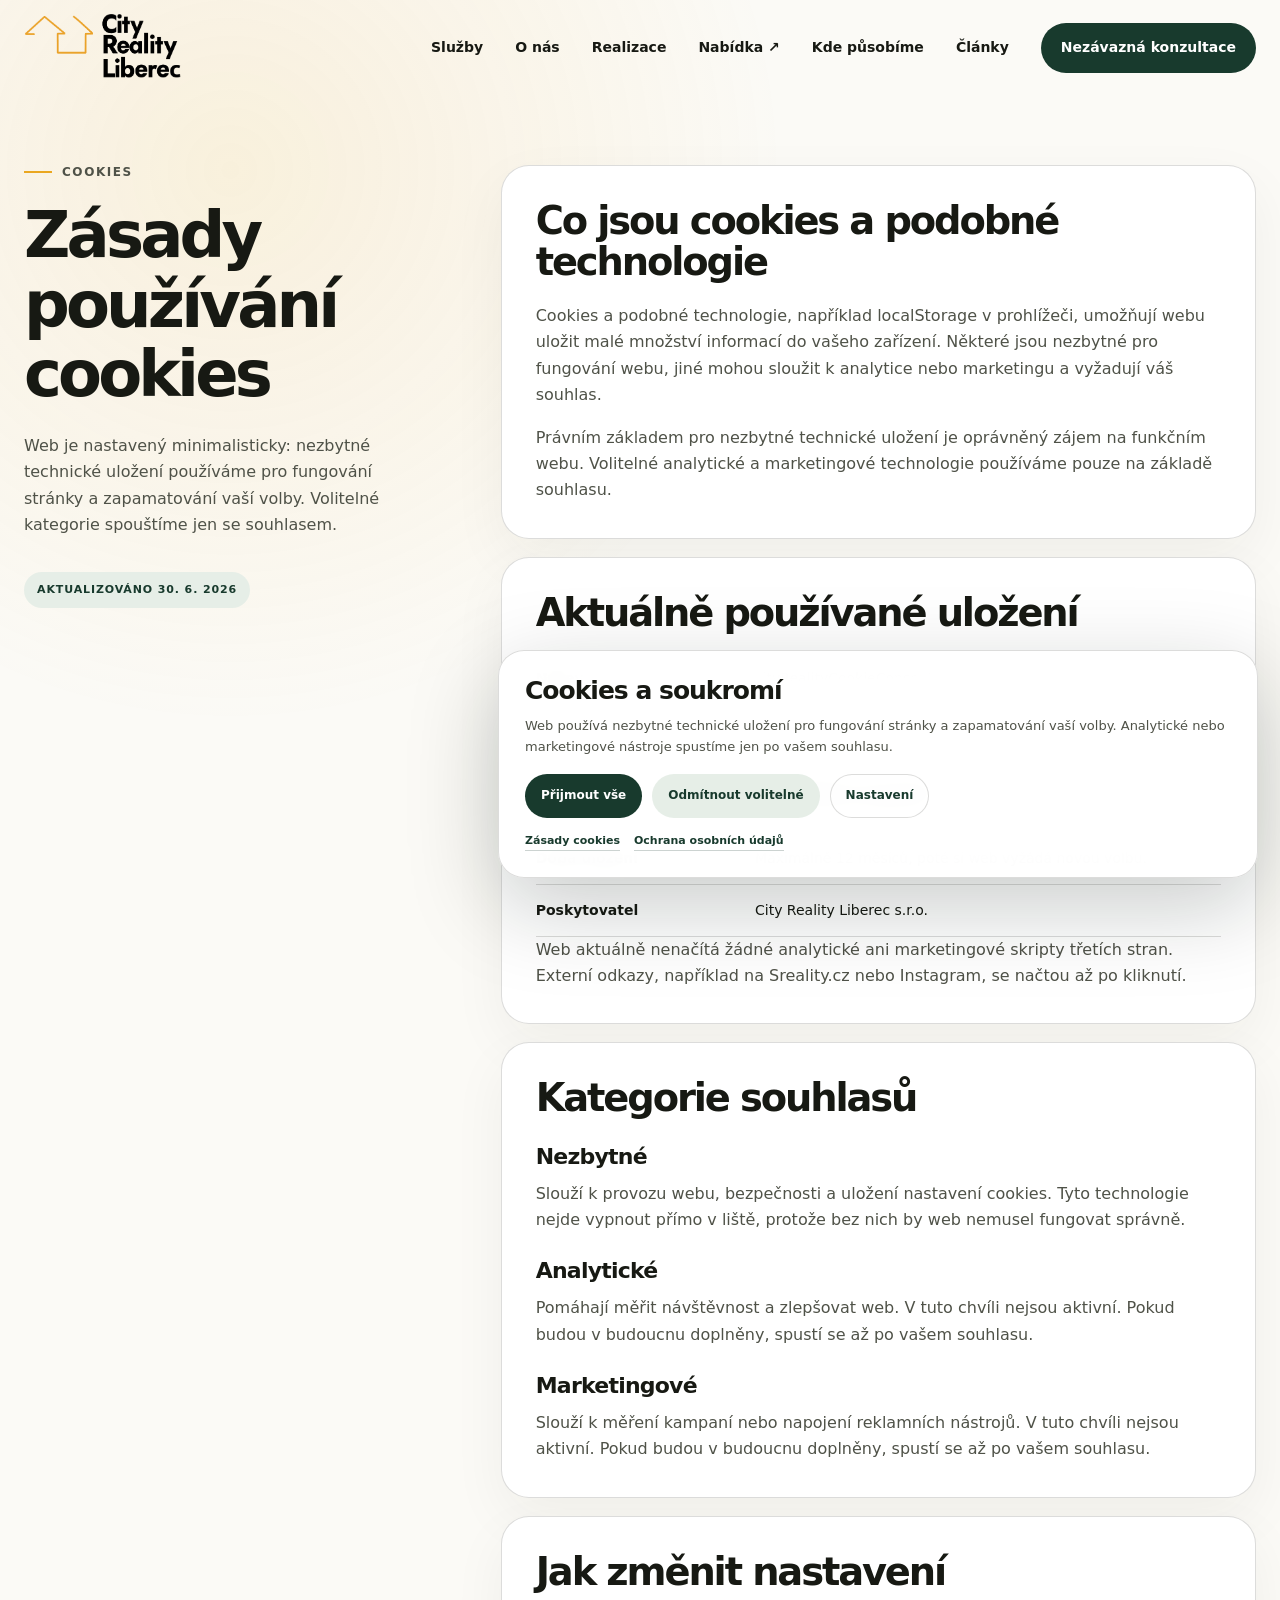
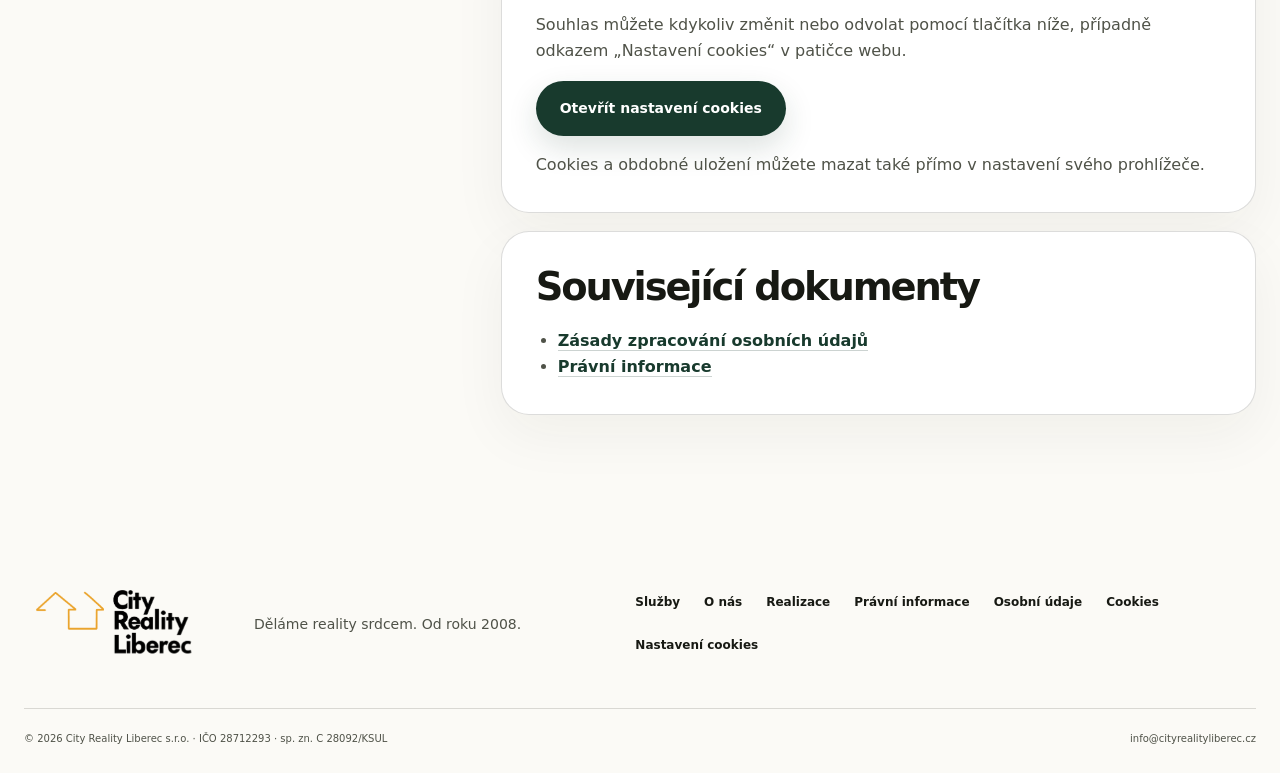
<file: cookies.html>
<!doctype html>
<html lang="cs">
  <head>
    <meta charset="UTF-8" />
    <meta name="viewport" content="width=device-width, initial-scale=1.0" />
    <meta
      name="description"
      content="Zásady používání cookies na webu City Reality Liberec: nezbytné uložení, volitelné analytické a marketingové kategorie a nastavení souhlasu."
    />
    <meta name="robots" content="index, follow, max-image-preview:large" />
    <meta name="author" content="City Reality Liberec s.r.o." />
    <meta name="theme-color" content="#fbfaf6" />
    <title>Cookies — City Reality Liberec</title>
    <link rel="canonical" href="https://cityrealityliberec.cz/cookies.html" />
    <link rel="alternate" hreflang="cs-CZ" href="https://cityrealityliberec.cz/cookies.html" />
    <meta property="og:locale" content="cs_CZ" />
    <meta property="og:type" content="website" />
    <meta property="og:site_name" content="City Reality Liberec" />
    <meta property="og:title" content="Cookies — City Reality Liberec" />
    <meta property="og:description" content="Přehled používání cookies a nastavení souhlasu na webu City Reality Liberec." />
    <meta property="og:url" content="https://cityrealityliberec.cz/cookies.html" />
    <meta property="og:image" content="https://cityrealityliberec.cz/assets/og-image.jpg" />
    <meta property="og:image:width" content="1200" />
    <meta property="og:image:height" content="630" />
    <meta name="twitter:card" content="summary_large_image" />
    <meta name="twitter:title" content="Cookies — City Reality Liberec" />
    <meta name="twitter:description" content="Přehled používání cookies a možností nastavení souhlasu." />
    <meta name="twitter:image" content="https://cityrealityliberec.cz/assets/og-image.jpg" />
    <link rel="icon" href="assets/favicon.svg" type="image/svg+xml" />
    <link rel="stylesheet" href="styles.css?v=20260710-dagmar" />
    <script src="script.js?v=20260701-form" defer></script>
    <script type="application/ld+json">
      {
        "@context": "https://schema.org",
        "@graph": [
          {
            "@type": "RealEstateAgent",
            "@id": "https://cityrealityliberec.cz/#organization",
            "name": "City Reality Liberec",
            "legalName": "City Reality Liberec s.r.o.",
            "url": "https://cityrealityliberec.cz/",
            "logo": "https://cityrealityliberec.cz/assets/logo.png",
            "telephone": "+420606722757",
            "email": "info@cityrealityliberec.cz"
          },
          {
            "@type": "WebPage",
            "@id": "https://cityrealityliberec.cz/cookies.html#webpage",
            "url": "https://cityrealityliberec.cz/cookies.html",
            "name": "Cookies — City Reality Liberec",
            "description": "Přehled používání cookies a nastavení souhlasu na webu City Reality Liberec.",
            "about": { "@id": "https://cityrealityliberec.cz/#organization" },
            "breadcrumb": { "@id": "https://cityrealityliberec.cz/cookies.html#breadcrumb" },
            "inLanguage": "cs-CZ"
          },
          {
            "@type": "BreadcrumbList",
            "@id": "https://cityrealityliberec.cz/cookies.html#breadcrumb",
            "itemListElement": [
              { "@type": "ListItem", "position": 1, "name": "Úvod", "item": "https://cityrealityliberec.cz/" },
              { "@type": "ListItem", "position": 2, "name": "Cookies", "item": "https://cityrealityliberec.cz/cookies.html" }
            ]
          }
        ]
      }
    </script>
  </head>
  <body>
    <a class="skip-link" href="#obsah">Přejít na obsah</a>

    <header class="site-header is-scrolled" data-header>
      <div class="shell header-inner">
        <a class="brand" href="index.html#uvod" aria-label="City Reality Liberec — úvod">
          <img src="assets/logo.png" alt="City Reality Liberec" width="942" height="410" />
        </a>

        <button class="menu-toggle" type="button" aria-expanded="false" aria-controls="main-nav">
          <span></span><span></span>
          <span class="sr-only">Otevřít menu</span>
        </button>

        <nav class="main-nav" id="main-nav" aria-label="Hlavní navigace">
          <a href="index.html#sluzby">Služby</a>
          <a href="index.html#o-nas">O nás</a>
          <a href="index.html#realizace">Realizace</a>
          <a
            class="nav-external"
            href="https://www.sreality.cz/adresar/city-reality-liberec-liberec-liberec-ii-nove-mesto/1263/makleri/282728"
            target="_blank"
            rel="noreferrer"
          >Nabídka ↗</a>
          <a href="index.html#lokality">Kde působíme</a>
          <a href="index.html#clanky">Články</a>
          <a class="nav-cta" href="index.html#kontakt">Nezávazná konzultace</a>
        </nav>
      </div>
    </header>

    <main class="legal-main" id="obsah">
      <div class="shell legal-layout">
        <aside class="legal-intro">
          <p class="eyebrow"><span></span> Cookies</p>
          <h1>Zásady používání cookies</h1>
          <p>
            Web je nastavený minimalisticky: nezbytné technické uložení používáme pro fungování
            stránky a zapamatování vaší volby. Volitelné kategorie spouštíme jen se souhlasem.
          </p>
          <span class="legal-updated">Aktualizováno 30. 6. 2026</span>
        </aside>

        <div class="legal-content">
          <section class="legal-card">
            <h2>Co jsou cookies a podobné technologie</h2>
            <p>
              Cookies a podobné technologie, například localStorage v prohlížeči, umožňují webu
              uložit malé množství informací do vašeho zařízení. Některé jsou nezbytné pro fungování
              webu, jiné mohou sloužit k analytice nebo marketingu a vyžadují váš souhlas.
            </p>
            <p>
              Právním základem pro nezbytné technické uložení je oprávněný zájem na funkčním webu.
              Volitelné analytické a marketingové technologie používáme pouze na základě souhlasu.
            </p>
          </section>

          <section class="legal-card">
            <h2>Aktuálně používané uložení</h2>
            <table class="legal-table">
              <tbody>
                <tr>
                  <th>Název</th>
                  <td>cityRealityCookieConsent</td>
                </tr>
                <tr>
                  <th>Typ</th>
                  <td>localStorage — nezbytné technické uložení</td>
                </tr>
                <tr>
                  <th>Účel</th>
                  <td>Zapamatování vaší volby v cookie liště, aby se lišta nezobrazovala opakovaně.</td>
                </tr>
                <tr>
                  <th>Doba uložení</th>
                  <td>Maximálně 12 měsíců, poté si web vyžádá novou volbu.</td>
                </tr>
                <tr>
                  <th>Poskytovatel</th>
                  <td>City Reality Liberec s.r.o.</td>
                </tr>
              </tbody>
            </table>
            <p>
              Web aktuálně nenačítá žádné analytické ani marketingové skripty třetích stran.
              Externí odkazy, například na Sreality.cz nebo Instagram, se načtou až po kliknutí.
            </p>
          </section>

          <section class="legal-card">
            <h2>Kategorie souhlasů</h2>
            <h3>Nezbytné</h3>
            <p>
              Slouží k provozu webu, bezpečnosti a uložení nastavení cookies. Tyto technologie
              nejde vypnout přímo v liště, protože bez nich by web nemusel fungovat správně.
            </p>

            <h3>Analytické</h3>
            <p>
              Pomáhají měřit návštěvnost a zlepšovat web. V tuto chvíli nejsou aktivní. Pokud budou
              v budoucnu doplněny, spustí se až po vašem souhlasu.
            </p>

            <h3>Marketingové</h3>
            <p>
              Slouží k měření kampaní nebo napojení reklamních nástrojů. V tuto chvíli nejsou
              aktivní. Pokud budou v budoucnu doplněny, spustí se až po vašem souhlasu.
            </p>
          </section>

          <section class="legal-card">
            <h2>Jak změnit nastavení</h2>
            <p>
              Souhlas můžete kdykoliv změnit nebo odvolat pomocí tlačítka níže, případně odkazem
              „Nastavení cookies“ v patičce webu.
            </p>
            <p>
              <button class="button button-primary" type="button" data-cookie-settings>Otevřít nastavení cookies</button>
            </p>
            <p>
              Cookies a obdobné uložení můžete mazat také přímo v nastavení svého prohlížeče.
            </p>
          </section>

          <section class="legal-card">
            <h2>Související dokumenty</h2>
            <ul>
              <li><a href="ochrana-osobnich-udaju.html">Zásady zpracování osobních údajů</a></li>
              <li><a href="pravni-informace.html">Právní informace</a></li>
            </ul>
          </section>
        </div>
      </div>
    </main>

    <footer class="site-footer">
      <div class="shell footer-main">
        <a class="brand footer-brand" href="index.html#uvod" aria-label="City Reality Liberec — úvod">
          <img src="assets/logo.png" alt="City Reality Liberec" width="942" height="410" loading="lazy" />
        </a>
        <p>Děláme reality srdcem. Od roku 2008.</p>
        <div class="footer-links">
          <a href="index.html#sluzby">Služby</a>
          <a href="index.html#o-nas">O nás</a>
          <a href="index.html#realizace">Realizace</a>
          <a href="pravni-informace.html">Právní informace</a>
          <a href="ochrana-osobnich-udaju.html">Osobní údaje</a>
          <a href="cookies.html">Cookies</a>
          <button class="footer-legal-button" type="button" data-cookie-settings>Nastavení cookies</button>
        </div>
      </div>
      <div class="shell footer-bottom">
        <p>© <span data-year></span> City Reality Liberec s.r.o. · IČO 28712293 · sp. zn. C 28092/KSUL</p>
        <a href="mailto:info@cityrealityliberec.cz">info@cityrealityliberec.cz</a>
      </div>
    </footer>
  </body>
</html>
</file>
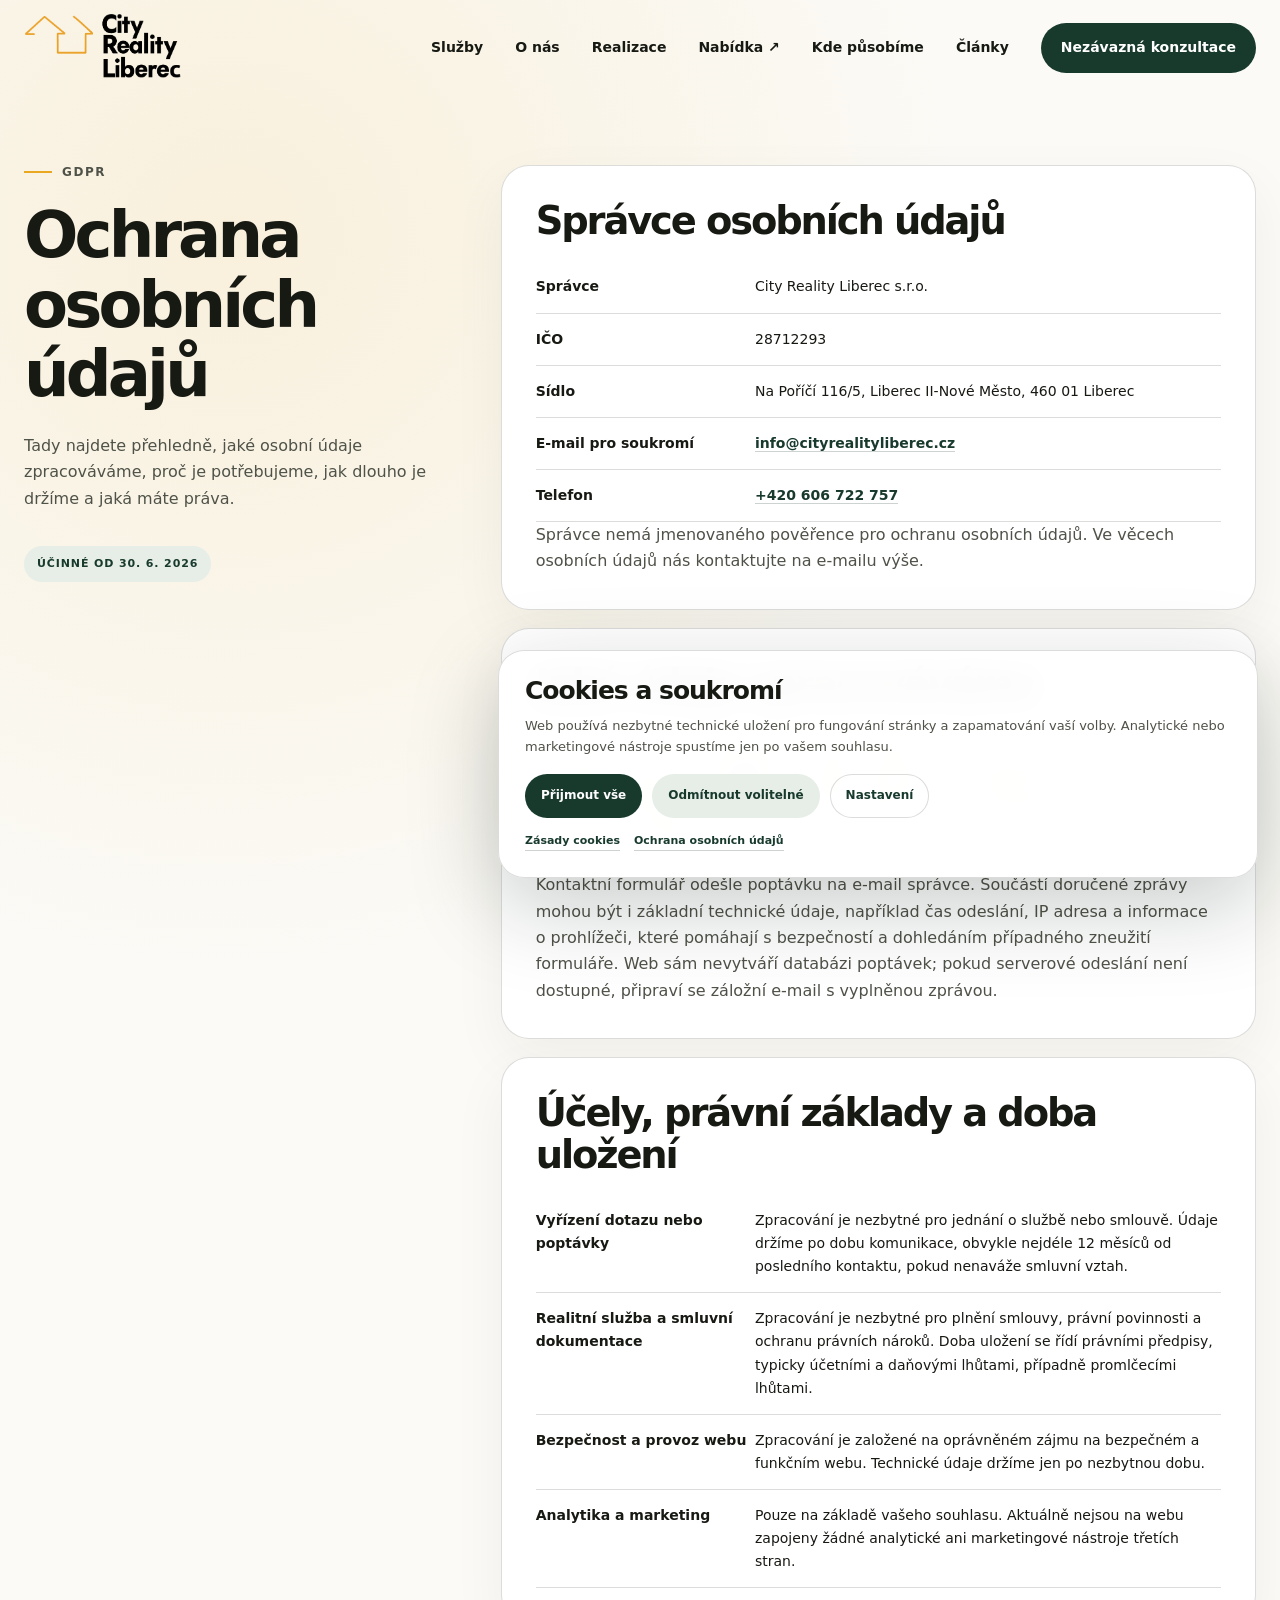
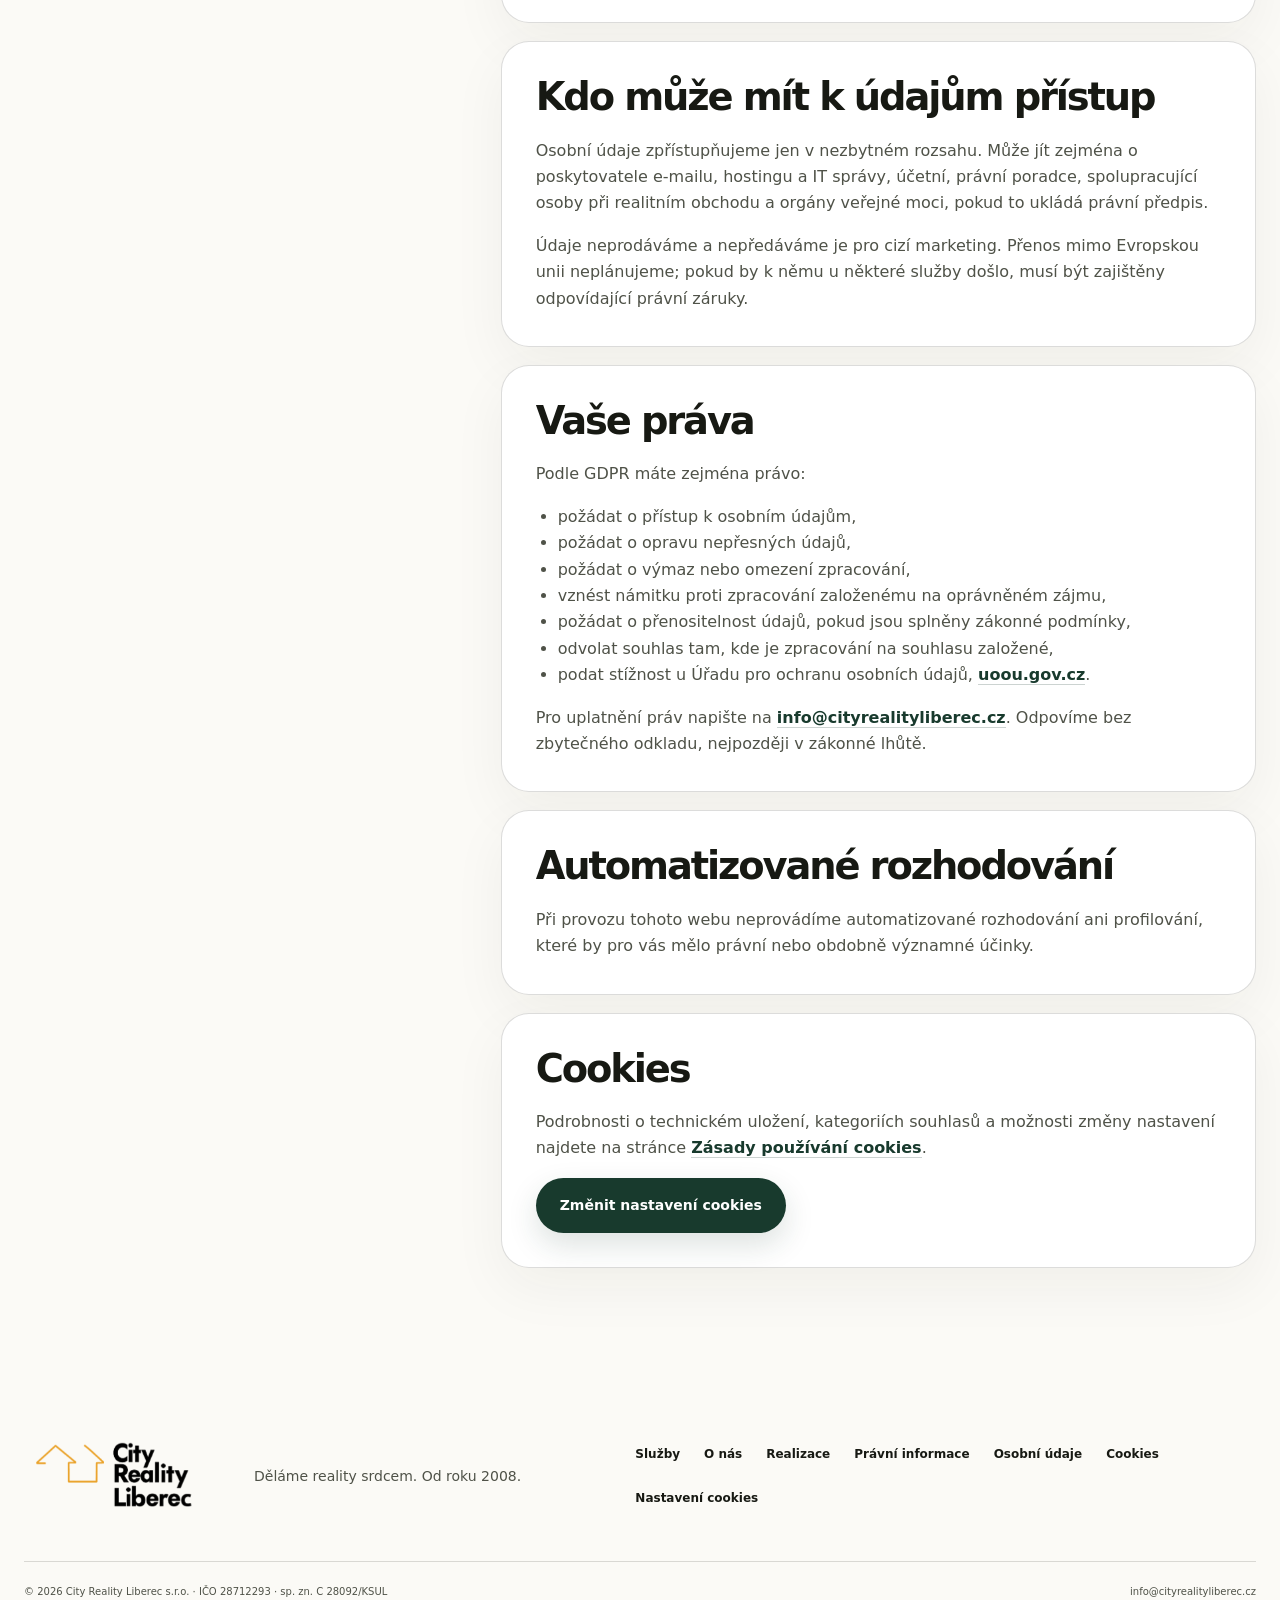
<file: ochrana-osobnich-udaju.html>
<!doctype html>
<html lang="cs">
  <head>
    <meta charset="UTF-8" />
    <meta name="viewport" content="width=device-width, initial-scale=1.0" />
    <meta
      name="description"
      content="Zásady zpracování osobních údajů City Reality Liberec: správce údajů, účely zpracování, doba uchování, práva subjektů a kontakty pro GDPR."
    />
    <meta name="robots" content="index, follow, max-image-preview:large" />
    <meta name="author" content="City Reality Liberec s.r.o." />
    <meta name="theme-color" content="#fbfaf6" />
    <title>Ochrana osobních údajů — City Reality Liberec</title>
    <link rel="canonical" href="https://cityrealityliberec.cz/ochrana-osobnich-udaju.html" />
    <link rel="alternate" hreflang="cs-CZ" href="https://cityrealityliberec.cz/ochrana-osobnich-udaju.html" />
    <meta property="og:locale" content="cs_CZ" />
    <meta property="og:type" content="website" />
    <meta property="og:site_name" content="City Reality Liberec" />
    <meta property="og:title" content="Ochrana osobních údajů — City Reality Liberec" />
    <meta property="og:description" content="Zásady zpracování osobních údajů a kontakty pro uplatnění práv podle GDPR." />
    <meta property="og:url" content="https://cityrealityliberec.cz/ochrana-osobnich-udaju.html" />
    <meta property="og:image" content="https://cityrealityliberec.cz/assets/og-image.jpg" />
    <meta property="og:image:width" content="1200" />
    <meta property="og:image:height" content="630" />
    <meta name="twitter:card" content="summary_large_image" />
    <meta name="twitter:title" content="Ochrana osobních údajů — City Reality Liberec" />
    <meta name="twitter:description" content="Jak City Reality Liberec zpracovává osobní údaje a jaká máte práva." />
    <meta name="twitter:image" content="https://cityrealityliberec.cz/assets/og-image.jpg" />
    <link rel="icon" href="assets/favicon.svg" type="image/svg+xml" />
    <link rel="stylesheet" href="styles.css?v=20260710-dagmar" />
    <script src="script.js?v=20260701-form" defer></script>
    <script type="application/ld+json">
      {
        "@context": "https://schema.org",
        "@graph": [
          {
            "@type": "RealEstateAgent",
            "@id": "https://cityrealityliberec.cz/#organization",
            "name": "City Reality Liberec",
            "legalName": "City Reality Liberec s.r.o.",
            "url": "https://cityrealityliberec.cz/",
            "logo": "https://cityrealityliberec.cz/assets/logo.png",
            "telephone": "+420606722757",
            "email": "info@cityrealityliberec.cz"
          },
          {
            "@type": "WebPage",
            "@id": "https://cityrealityliberec.cz/ochrana-osobnich-udaju.html#webpage",
            "url": "https://cityrealityliberec.cz/ochrana-osobnich-udaju.html",
            "name": "Ochrana osobních údajů — City Reality Liberec",
            "description": "Zásady zpracování osobních údajů a kontakty pro uplatnění práv podle GDPR.",
            "about": { "@id": "https://cityrealityliberec.cz/#organization" },
            "breadcrumb": { "@id": "https://cityrealityliberec.cz/ochrana-osobnich-udaju.html#breadcrumb" },
            "inLanguage": "cs-CZ"
          },
          {
            "@type": "BreadcrumbList",
            "@id": "https://cityrealityliberec.cz/ochrana-osobnich-udaju.html#breadcrumb",
            "itemListElement": [
              { "@type": "ListItem", "position": 1, "name": "Úvod", "item": "https://cityrealityliberec.cz/" },
              { "@type": "ListItem", "position": 2, "name": "Ochrana osobních údajů", "item": "https://cityrealityliberec.cz/ochrana-osobnich-udaju.html" }
            ]
          }
        ]
      }
    </script>
  </head>
  <body>
    <a class="skip-link" href="#obsah">Přejít na obsah</a>

    <header class="site-header is-scrolled" data-header>
      <div class="shell header-inner">
        <a class="brand" href="index.html#uvod" aria-label="City Reality Liberec — úvod">
          <img src="assets/logo.png" alt="City Reality Liberec" width="942" height="410" />
        </a>

        <button class="menu-toggle" type="button" aria-expanded="false" aria-controls="main-nav">
          <span></span><span></span>
          <span class="sr-only">Otevřít menu</span>
        </button>

        <nav class="main-nav" id="main-nav" aria-label="Hlavní navigace">
          <a href="index.html#sluzby">Služby</a>
          <a href="index.html#o-nas">O nás</a>
          <a href="index.html#realizace">Realizace</a>
          <a
            class="nav-external"
            href="https://www.sreality.cz/adresar/city-reality-liberec-liberec-liberec-ii-nove-mesto/1263/makleri/282728"
            target="_blank"
            rel="noreferrer"
          >Nabídka ↗</a>
          <a href="index.html#lokality">Kde působíme</a>
          <a href="index.html#clanky">Články</a>
          <a class="nav-cta" href="index.html#kontakt">Nezávazná konzultace</a>
        </nav>
      </div>
    </header>

    <main class="legal-main" id="obsah">
      <div class="shell legal-layout">
        <aside class="legal-intro">
          <p class="eyebrow"><span></span> GDPR</p>
          <h1>Ochrana osobních údajů</h1>
          <p>
            Tady najdete přehledně, jaké osobní údaje zpracováváme, proč je potřebujeme,
            jak dlouho je držíme a jaká máte práva.
          </p>
          <span class="legal-updated">Účinné od 30. 6. 2026</span>
        </aside>

        <div class="legal-content">
          <section class="legal-card">
            <h2>Správce osobních údajů</h2>
            <table class="legal-table">
              <tbody>
                <tr>
                  <th>Správce</th>
                  <td>City Reality Liberec s.r.o.</td>
                </tr>
                <tr>
                  <th>IČO</th>
                  <td>28712293</td>
                </tr>
                <tr>
                  <th>Sídlo</th>
                  <td>Na Poříčí 116/5, Liberec II-Nové Město, 460 01 Liberec</td>
                </tr>
                <tr>
                  <th>E-mail pro soukromí</th>
                  <td><a href="mailto:info@cityrealityliberec.cz">info@cityrealityliberec.cz</a></td>
                </tr>
                <tr>
                  <th>Telefon</th>
                  <td><a href="tel:+420606722757">+420 606 722 757</a></td>
                </tr>
              </tbody>
            </table>
            <p>
              Správce nemá jmenovaného pověřence pro ochranu osobních údajů. Ve věcech osobních
              údajů nás kontaktujte na e-mailu výše.
            </p>
          </section>

          <section class="legal-card">
            <h2>Jaké údaje zpracováváme</h2>
            <ul>
              <li>identifikační a kontaktní údaje: jméno, příjmení, telefon, e-mail,</li>
              <li>obsah zprávy nebo poptávky, včetně informací o nemovitosti, pokud je uvedete,</li>
              <li>údaje související s jednáním o realitní službě nebo uzavřenou smlouvou,</li>
              <li>technické údaje nezbytné pro provoz webu, ochranu formuláře proti zneužití a nastavení cookies.</li>
            </ul>
            <p>
              Kontaktní formulář odešle poptávku na e-mail správce. Součástí doručené zprávy mohou
              být i základní technické údaje, například čas odeslání, IP adresa a informace o
              prohlížeči, které pomáhají s bezpečností a dohledáním případného zneužití formuláře.
              Web sám nevytváří databázi poptávek; pokud serverové odeslání není dostupné,
              připraví se záložní e-mail s vyplněnou zprávou.
            </p>
          </section>

          <section class="legal-card">
            <h2>Účely, právní základy a doba uložení</h2>
            <table class="legal-table">
              <tbody>
                <tr>
                  <th>Vyřízení dotazu nebo poptávky</th>
                  <td>
                    Zpracování je nezbytné pro jednání o službě nebo smlouvě. Údaje držíme po dobu
                    komunikace, obvykle nejdéle 12 měsíců od posledního kontaktu, pokud nenaváže
                    smluvní vztah.
                  </td>
                </tr>
                <tr>
                  <th>Realitní služba a smluvní dokumentace</th>
                  <td>
                    Zpracování je nezbytné pro plnění smlouvy, právní povinnosti a ochranu právních
                    nároků. Doba uložení se řídí právními předpisy, typicky účetními a daňovými
                    lhůtami, případně promlčecími lhůtami.
                  </td>
                </tr>
                <tr>
                  <th>Bezpečnost a provoz webu</th>
                  <td>
                    Zpracování je založené na oprávněném zájmu na bezpečném a funkčním webu.
                    Technické údaje držíme jen po nezbytnou dobu.
                  </td>
                </tr>
                <tr>
                  <th>Analytika a marketing</th>
                  <td>
                    Pouze na základě vašeho souhlasu. Aktuálně nejsou na webu zapojeny žádné
                    analytické ani marketingové nástroje třetích stran.
                  </td>
                </tr>
              </tbody>
            </table>
          </section>

          <section class="legal-card">
            <h2>Kdo může mít k údajům přístup</h2>
            <p>
              Osobní údaje zpřístupňujeme jen v nezbytném rozsahu. Může jít zejména o poskytovatele
              e-mailu, hostingu a IT správy, účetní, právní poradce, spolupracující osoby při
              realitním obchodu a orgány veřejné moci, pokud to ukládá právní předpis.
            </p>
            <p>
              Údaje neprodáváme a nepředáváme je pro cizí marketing. Přenos mimo Evropskou unii
              neplánujeme; pokud by k němu u některé služby došlo, musí být zajištěny odpovídající
              právní záruky.
            </p>
          </section>

          <section class="legal-card">
            <h2>Vaše práva</h2>
            <p>Podle GDPR máte zejména právo:</p>
            <ul>
              <li>požádat o přístup k osobním údajům,</li>
              <li>požádat o opravu nepřesných údajů,</li>
              <li>požádat o výmaz nebo omezení zpracování,</li>
              <li>vznést námitku proti zpracování založenému na oprávněném zájmu,</li>
              <li>požádat o přenositelnost údajů, pokud jsou splněny zákonné podmínky,</li>
              <li>odvolat souhlas tam, kde je zpracování na souhlasu založené,</li>
              <li>podat stížnost u Úřadu pro ochranu osobních údajů,
                <a href="https://uoou.gov.cz" target="_blank" rel="noreferrer">uoou.gov.cz</a>.
              </li>
            </ul>
            <p>
              Pro uplatnění práv napište na
              <a href="mailto:info@cityrealityliberec.cz">info@cityrealityliberec.cz</a>.
              Odpovíme bez zbytečného odkladu, nejpozději v zákonné lhůtě.
            </p>
          </section>

          <section class="legal-card">
            <h2>Automatizované rozhodování</h2>
            <p>
              Při provozu tohoto webu neprovádíme automatizované rozhodování ani profilování,
              které by pro vás mělo právní nebo obdobně významné účinky.
            </p>
          </section>

          <section class="legal-card">
            <h2>Cookies</h2>
            <p>
              Podrobnosti o technickém uložení, kategoriích souhlasů a možnosti změny nastavení
              najdete na stránce <a href="cookies.html">Zásady používání cookies</a>.
            </p>
            <p>
              <button class="button button-primary" type="button" data-cookie-settings>Změnit nastavení cookies</button>
            </p>
          </section>
        </div>
      </div>
    </main>

    <footer class="site-footer">
      <div class="shell footer-main">
        <a class="brand footer-brand" href="index.html#uvod" aria-label="City Reality Liberec — úvod">
          <img src="assets/logo.png" alt="City Reality Liberec" width="942" height="410" loading="lazy" />
        </a>
        <p>Děláme reality srdcem. Od roku 2008.</p>
        <div class="footer-links">
          <a href="index.html#sluzby">Služby</a>
          <a href="index.html#o-nas">O nás</a>
          <a href="index.html#realizace">Realizace</a>
          <a href="pravni-informace.html">Právní informace</a>
          <a href="ochrana-osobnich-udaju.html">Osobní údaje</a>
          <a href="cookies.html">Cookies</a>
          <button class="footer-legal-button" type="button" data-cookie-settings>Nastavení cookies</button>
        </div>
      </div>
      <div class="shell footer-bottom">
        <p>© <span data-year></span> City Reality Liberec s.r.o. · IČO 28712293 · sp. zn. C 28092/KSUL</p>
        <a href="mailto:info@cityrealityliberec.cz">info@cityrealityliberec.cz</a>
      </div>
    </footer>
  </body>
</html>
</file>
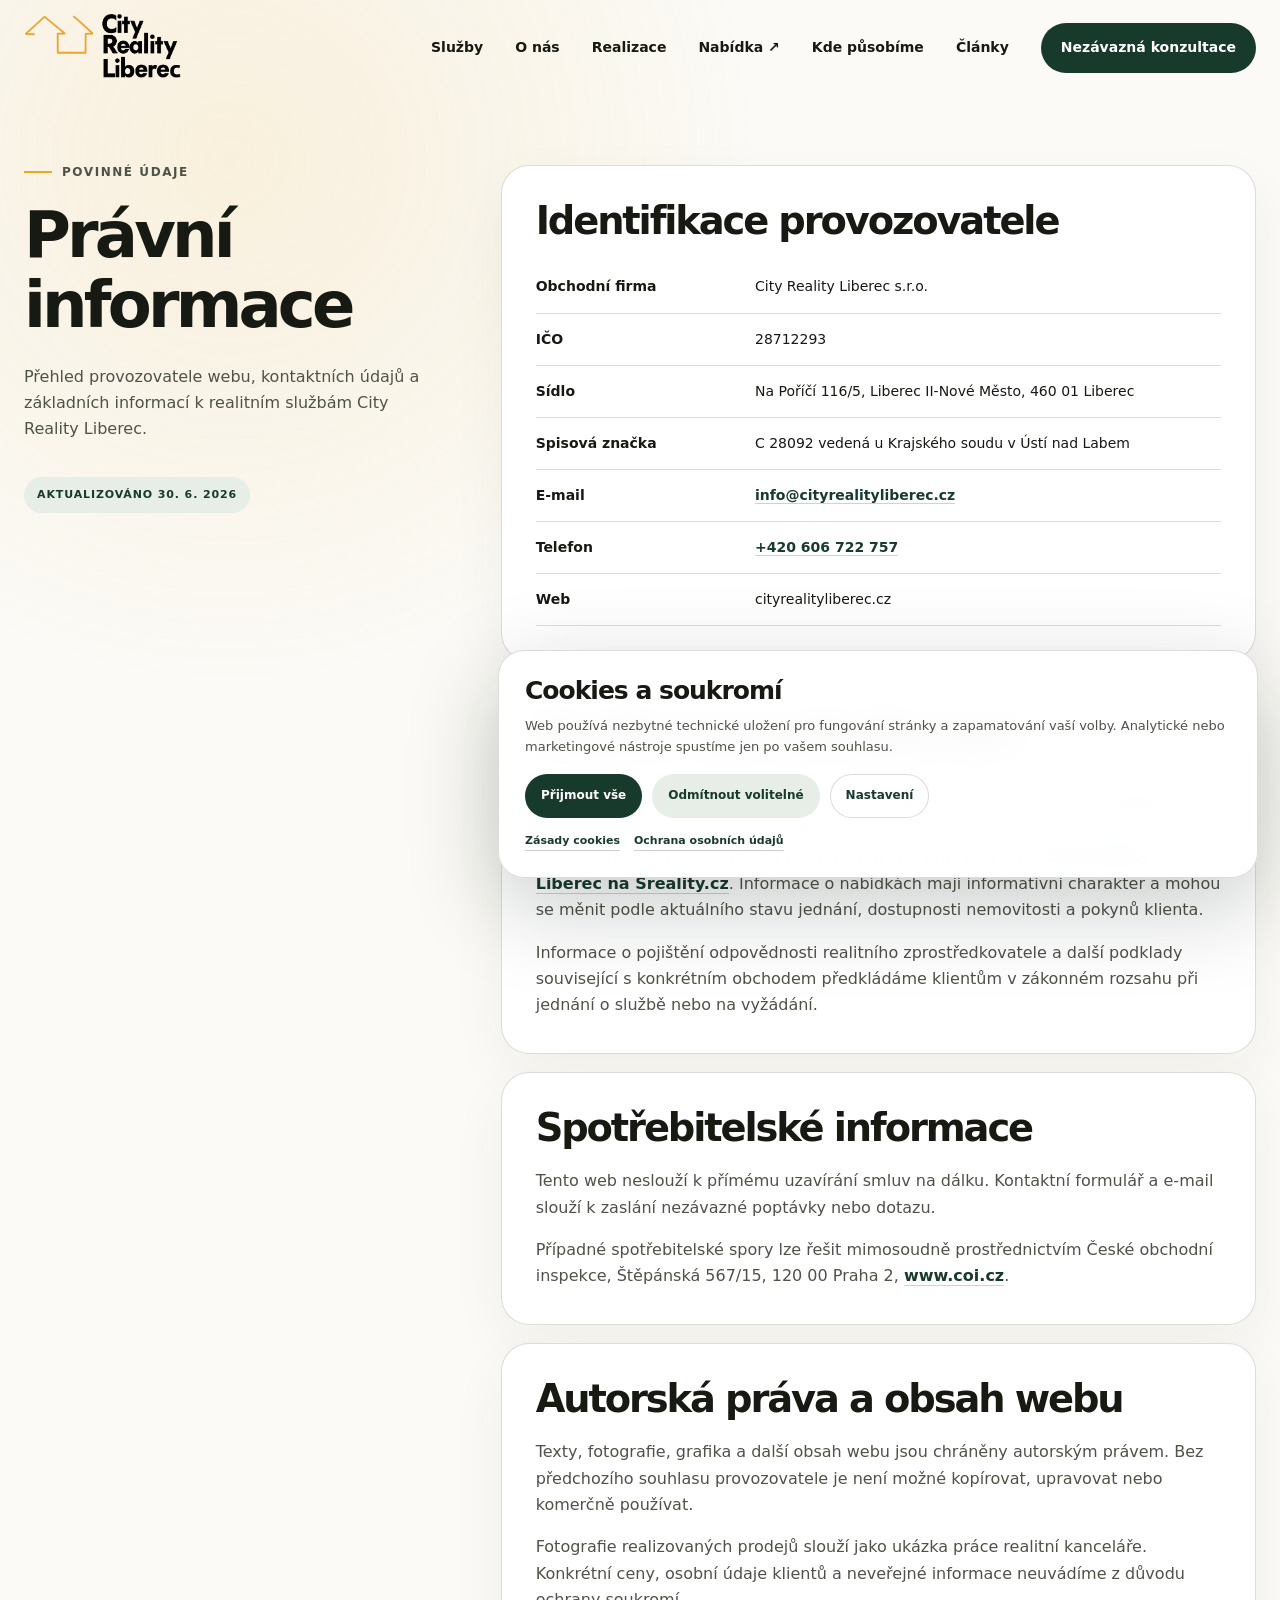
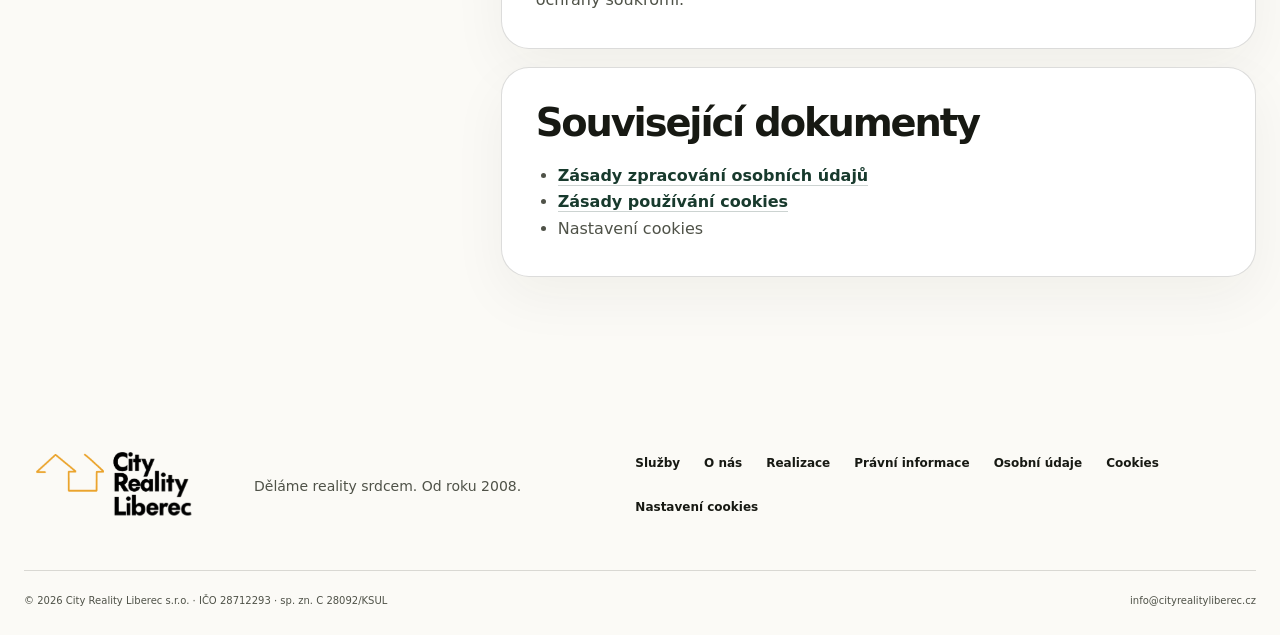
<file: pravni-informace.html>
<!doctype html>
<html lang="cs">
  <head>
    <meta charset="UTF-8" />
    <meta name="viewport" content="width=device-width, initial-scale=1.0" />
    <meta
      name="description"
      content="Právní informace City Reality Liberec s.r.o.: identifikace provozovatele, kontaktní údaje, sídlo, IČO a povinné informace realitní kanceláře."
    />
    <meta name="robots" content="index, follow, max-image-preview:large" />
    <meta name="author" content="City Reality Liberec s.r.o." />
    <meta name="theme-color" content="#fbfaf6" />
    <title>Právní informace — City Reality Liberec</title>
    <link rel="canonical" href="https://cityrealityliberec.cz/pravni-informace.html" />
    <link rel="alternate" hreflang="cs-CZ" href="https://cityrealityliberec.cz/pravni-informace.html" />
    <meta property="og:locale" content="cs_CZ" />
    <meta property="og:type" content="website" />
    <meta property="og:site_name" content="City Reality Liberec" />
    <meta property="og:title" content="Právní informace — City Reality Liberec" />
    <meta property="og:description" content="Identifikace provozovatele, kontaktní údaje a povinné informace realitní kanceláře City Reality Liberec." />
    <meta property="og:url" content="https://cityrealityliberec.cz/pravni-informace.html" />
    <meta property="og:image" content="https://cityrealityliberec.cz/assets/og-image.jpg" />
    <meta property="og:image:width" content="1200" />
    <meta property="og:image:height" content="630" />
    <meta name="twitter:card" content="summary_large_image" />
    <meta name="twitter:title" content="Právní informace — City Reality Liberec" />
    <meta name="twitter:description" content="Povinné údaje provozovatele webu City Reality Liberec." />
    <meta name="twitter:image" content="https://cityrealityliberec.cz/assets/og-image.jpg" />
    <link rel="icon" href="assets/favicon.svg" type="image/svg+xml" />
    <link rel="stylesheet" href="styles.css?v=20260710-dagmar" />
    <script src="script.js?v=20260701-form" defer></script>
    <script type="application/ld+json">
      {
        "@context": "https://schema.org",
        "@graph": [
          {
            "@type": "RealEstateAgent",
            "@id": "https://cityrealityliberec.cz/#organization",
            "name": "City Reality Liberec",
            "legalName": "City Reality Liberec s.r.o.",
            "url": "https://cityrealityliberec.cz/",
            "logo": "https://cityrealityliberec.cz/assets/logo.png",
            "telephone": "+420606722757",
            "email": "info@cityrealityliberec.cz"
          },
          {
            "@type": "WebPage",
            "@id": "https://cityrealityliberec.cz/pravni-informace.html#webpage",
            "url": "https://cityrealityliberec.cz/pravni-informace.html",
            "name": "Právní informace — City Reality Liberec",
            "description": "Identifikace provozovatele, kontaktní údaje a povinné informace realitní kanceláře City Reality Liberec.",
            "about": { "@id": "https://cityrealityliberec.cz/#organization" },
            "breadcrumb": { "@id": "https://cityrealityliberec.cz/pravni-informace.html#breadcrumb" },
            "inLanguage": "cs-CZ"
          },
          {
            "@type": "BreadcrumbList",
            "@id": "https://cityrealityliberec.cz/pravni-informace.html#breadcrumb",
            "itemListElement": [
              { "@type": "ListItem", "position": 1, "name": "Úvod", "item": "https://cityrealityliberec.cz/" },
              { "@type": "ListItem", "position": 2, "name": "Právní informace", "item": "https://cityrealityliberec.cz/pravni-informace.html" }
            ]
          }
        ]
      }
    </script>
  </head>
  <body>
    <a class="skip-link" href="#obsah">Přejít na obsah</a>

    <header class="site-header is-scrolled" data-header>
      <div class="shell header-inner">
        <a class="brand" href="index.html#uvod" aria-label="City Reality Liberec — úvod">
          <img src="assets/logo.png" alt="City Reality Liberec" width="942" height="410" />
        </a>

        <button class="menu-toggle" type="button" aria-expanded="false" aria-controls="main-nav">
          <span></span><span></span>
          <span class="sr-only">Otevřít menu</span>
        </button>

        <nav class="main-nav" id="main-nav" aria-label="Hlavní navigace">
          <a href="index.html#sluzby">Služby</a>
          <a href="index.html#o-nas">O nás</a>
          <a href="index.html#realizace">Realizace</a>
          <a
            class="nav-external"
            href="https://www.sreality.cz/adresar/city-reality-liberec-liberec-liberec-ii-nove-mesto/1263/makleri/282728"
            target="_blank"
            rel="noreferrer"
          >Nabídka ↗</a>
          <a href="index.html#lokality">Kde působíme</a>
          <a href="index.html#clanky">Články</a>
          <a class="nav-cta" href="index.html#kontakt">Nezávazná konzultace</a>
        </nav>
      </div>
    </header>

    <main class="legal-main" id="obsah">
      <div class="shell legal-layout">
        <aside class="legal-intro">
          <p class="eyebrow"><span></span> Povinné údaje</p>
          <h1>Právní informace</h1>
          <p>
            Přehled provozovatele webu, kontaktních údajů a základních informací k realitním
            službám City Reality Liberec.
          </p>
          <span class="legal-updated">Aktualizováno 30. 6. 2026</span>
        </aside>

        <div class="legal-content">
          <section class="legal-card">
            <h2>Identifikace provozovatele</h2>
            <table class="legal-table">
              <tbody>
                <tr>
                  <th>Obchodní firma</th>
                  <td>City Reality Liberec s.r.o.</td>
                </tr>
                <tr>
                  <th>IČO</th>
                  <td>28712293</td>
                </tr>
                <tr>
                  <th>Sídlo</th>
                  <td>Na Poříčí 116/5, Liberec II-Nové Město, 460 01 Liberec</td>
                </tr>
                <tr>
                  <th>Spisová značka</th>
                  <td>C 28092 vedená u Krajského soudu v Ústí nad Labem</td>
                </tr>
                <tr>
                  <th>E-mail</th>
                  <td><a href="mailto:info@cityrealityliberec.cz">info@cityrealityliberec.cz</a></td>
                </tr>
                <tr>
                  <th>Telefon</th>
                  <td><a href="tel:+420606722757">+420 606 722 757</a></td>
                </tr>
                <tr>
                  <th>Web</th>
                  <td>cityrealityliberec.cz</td>
                </tr>
              </tbody>
            </table>
          </section>

          <section class="legal-card">
            <h2>Realitní zprostředkování</h2>
            <p>
              City Reality Liberec s.r.o. poskytuje realitní služby v souladu s právními předpisy
              České republiky, zejména se zákonem č. 39/2020 Sb., o realitním zprostředkování.
            </p>
            <p>
              Aktuální nabídku nemovitostí zveřejňujeme primárně na profilu
              <a
                href="https://www.sreality.cz/adresar/city-reality-liberec-liberec-liberec-ii-nove-mesto/1263/makleri/282728"
                target="_blank"
                rel="noreferrer"
              >City Reality Liberec na Sreality.cz</a>.
              Informace o nabídkách mají informativní charakter a mohou se měnit podle aktuálního
              stavu jednání, dostupnosti nemovitosti a pokynů klienta.
            </p>
            <p>
              Informace o pojištění odpovědnosti realitního zprostředkovatele a další podklady
              související s konkrétním obchodem předkládáme klientům v zákonném rozsahu při jednání
              o službě nebo na vyžádání.
            </p>
          </section>

          <section class="legal-card">
            <h2>Spotřebitelské informace</h2>
            <p>
              Tento web neslouží k přímému uzavírání smluv na dálku. Kontaktní formulář a e-mail
              slouží k zaslání nezávazné poptávky nebo dotazu.
            </p>
            <p>
              Případné spotřebitelské spory lze řešit mimosoudně prostřednictvím České obchodní
              inspekce, Štěpánská 567/15, 120 00 Praha 2,
              <a href="https://www.coi.cz/informace-o-adr/" target="_blank" rel="noreferrer">www.coi.cz</a>.
            </p>
          </section>

          <section class="legal-card">
            <h2>Autorská práva a obsah webu</h2>
            <p>
              Texty, fotografie, grafika a další obsah webu jsou chráněny autorským právem.
              Bez předchozího souhlasu provozovatele je není možné kopírovat, upravovat nebo
              komerčně používat.
            </p>
            <p>
              Fotografie realizovaných prodejů slouží jako ukázka práce realitní kanceláře.
              Konkrétní ceny, osobní údaje klientů a neveřejné informace neuvádíme z důvodu ochrany
              soukromí.
            </p>
          </section>

          <section class="legal-card">
            <h2>Související dokumenty</h2>
            <ul>
              <li><a href="ochrana-osobnich-udaju.html">Zásady zpracování osobních údajů</a></li>
              <li><a href="cookies.html">Zásady používání cookies</a></li>
              <li><button class="footer-legal-button" type="button" data-cookie-settings>Nastavení cookies</button></li>
            </ul>
          </section>
        </div>
      </div>
    </main>

    <footer class="site-footer">
      <div class="shell footer-main">
        <a class="brand footer-brand" href="index.html#uvod" aria-label="City Reality Liberec — úvod">
          <img src="assets/logo.png" alt="City Reality Liberec" width="942" height="410" loading="lazy" />
        </a>
        <p>Děláme reality srdcem. Od roku 2008.</p>
        <div class="footer-links">
          <a href="index.html#sluzby">Služby</a>
          <a href="index.html#o-nas">O nás</a>
          <a href="index.html#realizace">Realizace</a>
          <a href="pravni-informace.html">Právní informace</a>
          <a href="ochrana-osobnich-udaju.html">Osobní údaje</a>
          <a href="cookies.html">Cookies</a>
          <button class="footer-legal-button" type="button" data-cookie-settings>Nastavení cookies</button>
        </div>
      </div>
      <div class="shell footer-bottom">
        <p>© <span data-year></span> City Reality Liberec s.r.o. · IČO 28712293 · sp. zn. C 28092/KSUL</p>
        <a href="mailto:info@cityrealityliberec.cz">info@cityrealityliberec.cz</a>
      </div>
    </footer>
  </body>
</html>
</file>
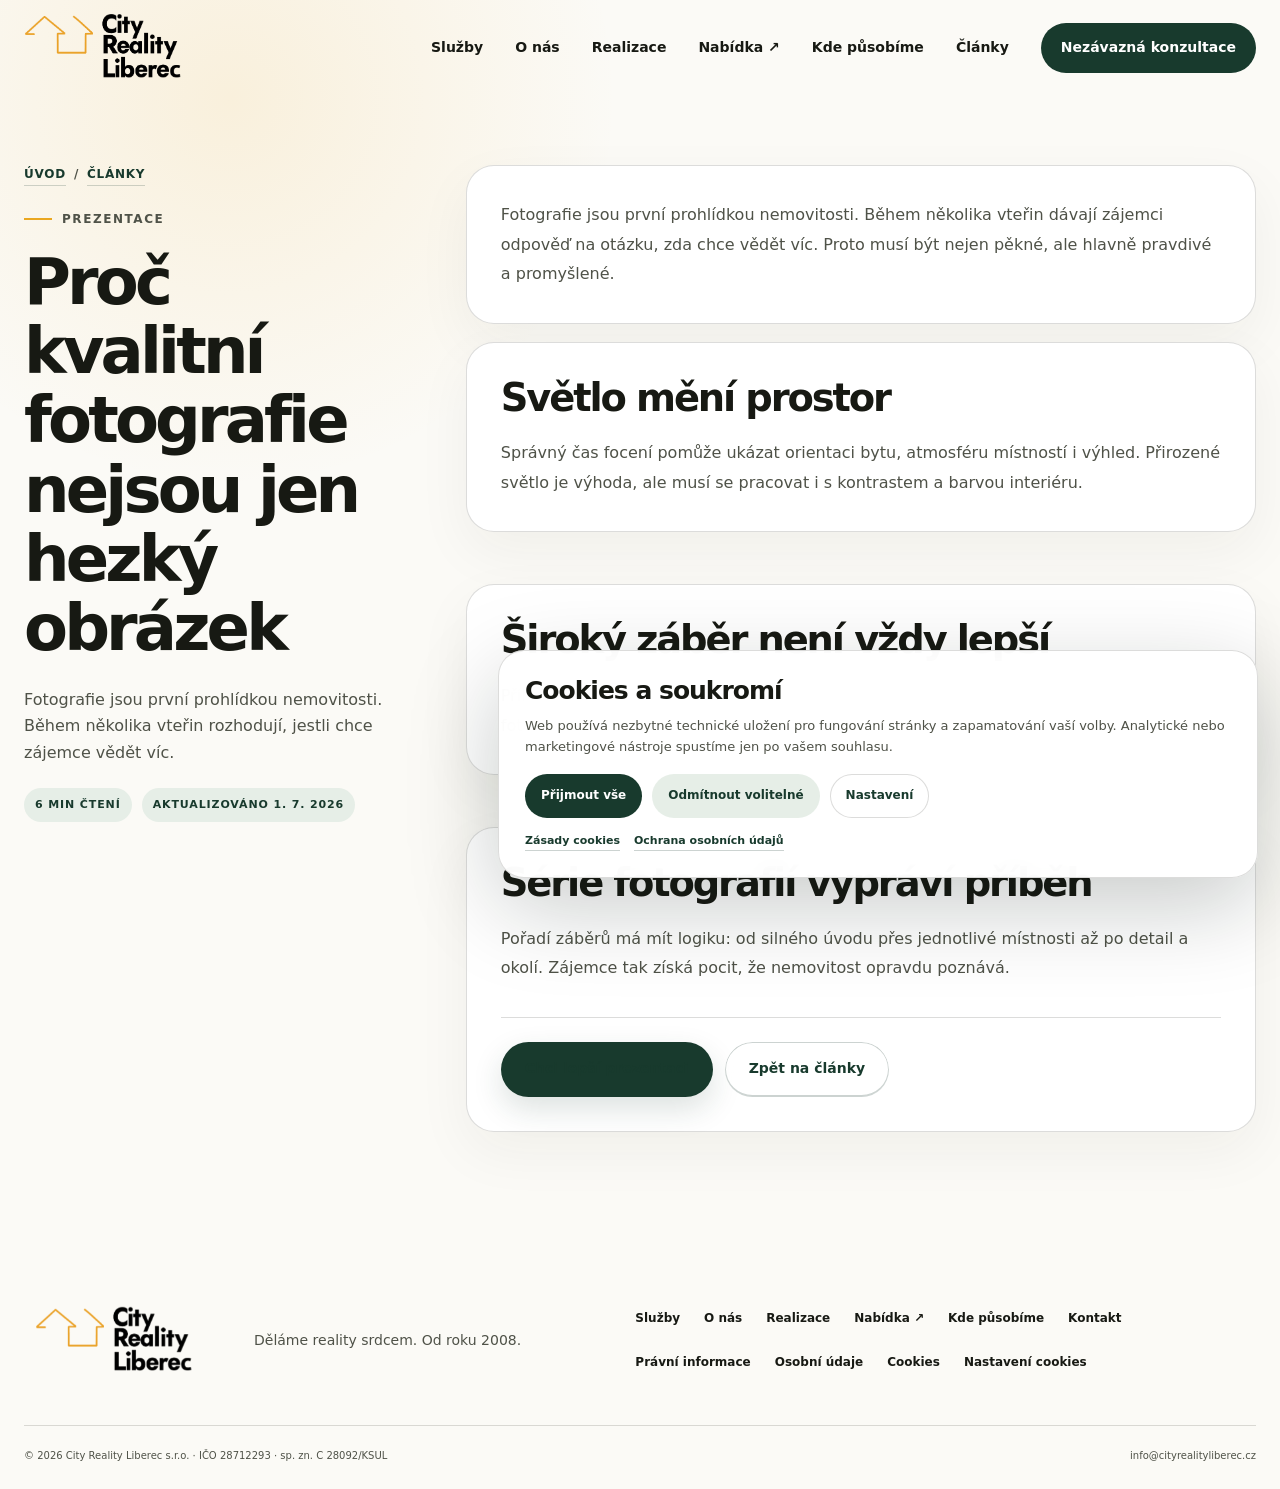
<file: clanky/fotografie-ktere-prodavaji.html>
<!doctype html>
<html lang="cs">
  <head>
    <meta charset="UTF-8" />
    <meta name="viewport" content="width=device-width, initial-scale=1.0" />
    <meta
      name="description"
      content="Proč jsou kvalitní fotografie nemovitosti klíčové pro prodej: světlo, kompozice, realistické záběry a příběh celé prezentace."
    />
    <meta name="robots" content="index, follow, max-image-preview:large" />
    <meta name="author" content="City Reality Liberec s.r.o." />
    <meta name="theme-color" content="#fbfaf6" />
    <title>Fotografie nemovitostí, které prodávají | City Reality Liberec</title>
    <link rel="canonical" href="https://cityrealityliberec.cz/clanky/fotografie-ktere-prodavaji.html" />
    <link rel="alternate" hreflang="cs-CZ" href="https://cityrealityliberec.cz/clanky/fotografie-ktere-prodavaji.html" />
    <meta property="og:locale" content="cs_CZ" />
    <meta property="og:type" content="article" />
    <meta property="og:site_name" content="City Reality Liberec" />
    <meta property="og:title" content="Proč kvalitní fotografie nejsou jen hezký obrázek" />
    <meta
      property="og:description"
      content="Fotografie jsou první prohlídkou nemovitosti. Jak světlo, kompozice a pořadí záběrů ovlivňují zájem o nabídku."
    />
    <meta property="og:url" content="https://cityrealityliberec.cz/clanky/fotografie-ktere-prodavaji.html" />
    <meta property="og:image" content="https://cityrealityliberec.cz/assets/og-image.jpg" />
    <meta property="og:image:width" content="1200" />
    <meta property="og:image:height" content="630" />
    <meta name="twitter:card" content="summary_large_image" />
    <meta name="twitter:title" content="Proč kvalitní fotografie nejsou jen hezký obrázek" />
    <meta name="twitter:description" content="Světlo, kompozice a pořadí záběrů rozhodují, jestli zájemce otevře detail nabídky." />
    <meta name="twitter:image" content="https://cityrealityliberec.cz/assets/og-image.jpg" />
    <link rel="icon" href="../assets/favicon.svg" type="image/svg+xml" />
    <link rel="stylesheet" href="../styles.css?v=20260701-form" />
    <script src="../script.js?v=20260701-form" defer></script>
    <script type="application/ld+json">
      {
        "@context": "https://schema.org",
        "@graph": [
          {
            "@type": "RealEstateAgent",
            "@id": "https://cityrealityliberec.cz/#organization",
            "name": "City Reality Liberec",
            "legalName": "City Reality Liberec s.r.o.",
            "url": "https://cityrealityliberec.cz/",
            "logo": "https://cityrealityliberec.cz/assets/logo.png",
            "telephone": "+420606722757",
            "email": "info@cityrealityliberec.cz"
          },
          {
            "@type": "WebSite",
            "@id": "https://cityrealityliberec.cz/#website",
            "url": "https://cityrealityliberec.cz/",
            "name": "City Reality Liberec",
            "publisher": { "@id": "https://cityrealityliberec.cz/#organization" },
            "inLanguage": "cs-CZ"
          },
          {
            "@type": "WebPage",
            "@id": "https://cityrealityliberec.cz/clanky/fotografie-ktere-prodavaji.html#webpage",
            "url": "https://cityrealityliberec.cz/clanky/fotografie-ktere-prodavaji.html",
            "name": "Proč kvalitní fotografie nejsou jen hezký obrázek",
            "description": "Proč jsou kvalitní fotografie nemovitosti klíčové pro prodej: světlo, kompozice, realistické záběry a příběh celé prezentace.",
            "isPartOf": { "@id": "https://cityrealityliberec.cz/#website" },
            "breadcrumb": { "@id": "https://cityrealityliberec.cz/clanky/fotografie-ktere-prodavaji.html#breadcrumb" },
            "inLanguage": "cs-CZ"
          },
          {
            "@type": "Article",
            "@id": "https://cityrealityliberec.cz/clanky/fotografie-ktere-prodavaji.html#article",
            "headline": "Proč kvalitní fotografie nejsou jen hezký obrázek",
            "description": "Světlo, kompozice a pořadí záběrů rozhodují, jestli zájemce otevře detail nabídky a objedná se na prohlídku.",
            "image": "https://cityrealityliberec.cz/assets/og-image.jpg",
            "datePublished": "2026-07-01",
            "dateModified": "2026-07-01",
            "articleSection": "Prezentace",
            "author": { "@id": "https://cityrealityliberec.cz/#organization" },
            "publisher": { "@id": "https://cityrealityliberec.cz/#organization" },
            "mainEntityOfPage": { "@id": "https://cityrealityliberec.cz/clanky/fotografie-ktere-prodavaji.html#webpage" },
            "inLanguage": "cs-CZ"
          },
          {
            "@type": "BreadcrumbList",
            "@id": "https://cityrealityliberec.cz/clanky/fotografie-ktere-prodavaji.html#breadcrumb",
            "itemListElement": [
              { "@type": "ListItem", "position": 1, "name": "Úvod", "item": "https://cityrealityliberec.cz/" },
              { "@type": "ListItem", "position": 2, "name": "Články", "item": "https://cityrealityliberec.cz/#clanky" },
              { "@type": "ListItem", "position": 3, "name": "Fotografie nemovitostí", "item": "https://cityrealityliberec.cz/clanky/fotografie-ktere-prodavaji.html" }
            ]
          }
        ]
      }
    </script>
  </head>
  <body>
    <a class="skip-link" href="#obsah">Přejít na obsah</a>

    <header class="site-header is-scrolled" data-header>
      <div class="shell header-inner">
        <a class="brand" href="../index.html#uvod" aria-label="City Reality Liberec — úvod">
          <img src="../assets/logo.png" alt="City Reality Liberec" width="942" height="410" />
        </a>

        <button class="menu-toggle" type="button" aria-expanded="false" aria-controls="main-nav">
          <span></span><span></span>
          <span class="sr-only">Otevřít menu</span>
        </button>

        <nav class="main-nav" id="main-nav" aria-label="Hlavní navigace">
          <a href="../index.html#sluzby">Služby</a>
          <a href="../index.html#o-nas">O nás</a>
          <a href="../index.html#realizace">Realizace</a>
          <a
            class="nav-external"
            href="https://www.sreality.cz/adresar/city-reality-liberec-liberec-liberec-ii-nove-mesto/1263/makleri/282728"
            target="_blank"
            rel="noreferrer"
          >Nabídka ↗</a>
          <a href="../index.html#lokality">Kde působíme</a>
          <a href="../index.html#clanky">Články</a>
          <a class="nav-cta" href="../index.html#kontakt">Nezávazná konzultace</a>
        </nav>
      </div>
    </header>

    <main class="legal-main article-page" id="obsah">
      <div class="shell legal-layout">
        <aside class="legal-intro">
          <nav class="page-breadcrumbs" aria-label="Drobečková navigace">
            <a href="../index.html">Úvod</a>
            <span>/</span>
            <a href="../index.html#clanky">Články</a>
          </nav>
          <p class="eyebrow"><span></span> Prezentace</p>
          <h1>Proč kvalitní fotografie nejsou jen hezký obrázek</h1>
          <p>Fotografie jsou první prohlídkou nemovitosti. Během několika vteřin rozhodují, jestli chce zájemce vědět víc.</p>
          <div class="article-page__meta">
            <span>6 min čtení</span>
            <span>Aktualizováno 1. 7. 2026</span>
          </div>
        </aside>

        <article class="legal-content">
          <section class="legal-card">
            <p class="article-page__lede">
              Fotografie jsou první prohlídkou nemovitosti. Během několika vteřin dávají zájemci
              odpověď na otázku, zda chce vědět víc. Proto musí být nejen pěkné, ale hlavně
              pravdivé a promyšlené.
            </p>
          </section>

          <section class="legal-card article-page__section">
            <h2>Světlo mění prostor</h2>
            <p>
              Správný čas focení pomůže ukázat orientaci bytu, atmosféru místností i výhled.
              Přirozené světlo je výhoda, ale musí se pracovat i s kontrastem a barvou interiéru.
            </p>
          </section>

          <section class="legal-card article-page__section">
            <h2>Široký záběr není vždy lepší</h2>
            <p>
              Příliš široký objektiv může prostor zkreslit a později zklamat na prohlídce. Dobrá
              fotografie drží proporce, vede oko a zůstává věrná realitě.
            </p>
          </section>

          <section class="legal-card article-page__section">
            <h2>Série fotografií vypráví příběh</h2>
            <p>
              Pořadí záběrů má mít logiku: od silného úvodu přes jednotlivé místnosti až po detail
              a okolí. Zájemce tak získá pocit, že nemovitost opravdu poznává.
            </p>
            <div class="article-page__actions">
              <a class="button button-primary" href="../index.html#kontakt">Chci lepší prezentaci</a>
              <a class="button button-outline" href="../index.html#clanky">Zpět na články</a>
            </div>
          </section>
        </article>
      </div>
    </main>

    <footer class="site-footer">
      <div class="shell footer-main">
        <a class="brand footer-brand" href="../index.html#uvod" aria-label="City Reality Liberec — úvod">
          <img src="../assets/logo.png" alt="City Reality Liberec" width="942" height="410" loading="lazy" />
        </a>
        <p>Děláme reality srdcem. Od roku 2008.</p>
        <div class="footer-links">
          <a href="../index.html#sluzby">Služby</a>
          <a href="../index.html#o-nas">O nás</a>
          <a href="../index.html#realizace">Realizace</a>
          <a
            href="https://www.sreality.cz/adresar/city-reality-liberec-liberec-liberec-ii-nove-mesto/1263/makleri/282728"
            target="_blank"
            rel="noreferrer"
          >Nabídka ↗</a>
          <a href="../index.html#lokality">Kde působíme</a>
          <a href="../index.html#kontakt">Kontakt</a>
          <a href="../pravni-informace.html">Právní informace</a>
          <a href="../ochrana-osobnich-udaju.html">Osobní údaje</a>
          <a href="../cookies.html">Cookies</a>
          <button class="footer-legal-button" type="button" data-cookie-settings>Nastavení cookies</button>
        </div>
      </div>
      <div class="shell footer-bottom">
        <p>© <span data-year></span> City Reality Liberec s.r.o. · IČO 28712293 · sp. zn. C 28092/KSUL</p>
        <a href="mailto:info@cityrealityliberec.cz">info@cityrealityliberec.cz</a>
      </div>
    </footer>
  </body>
</html>
</file>
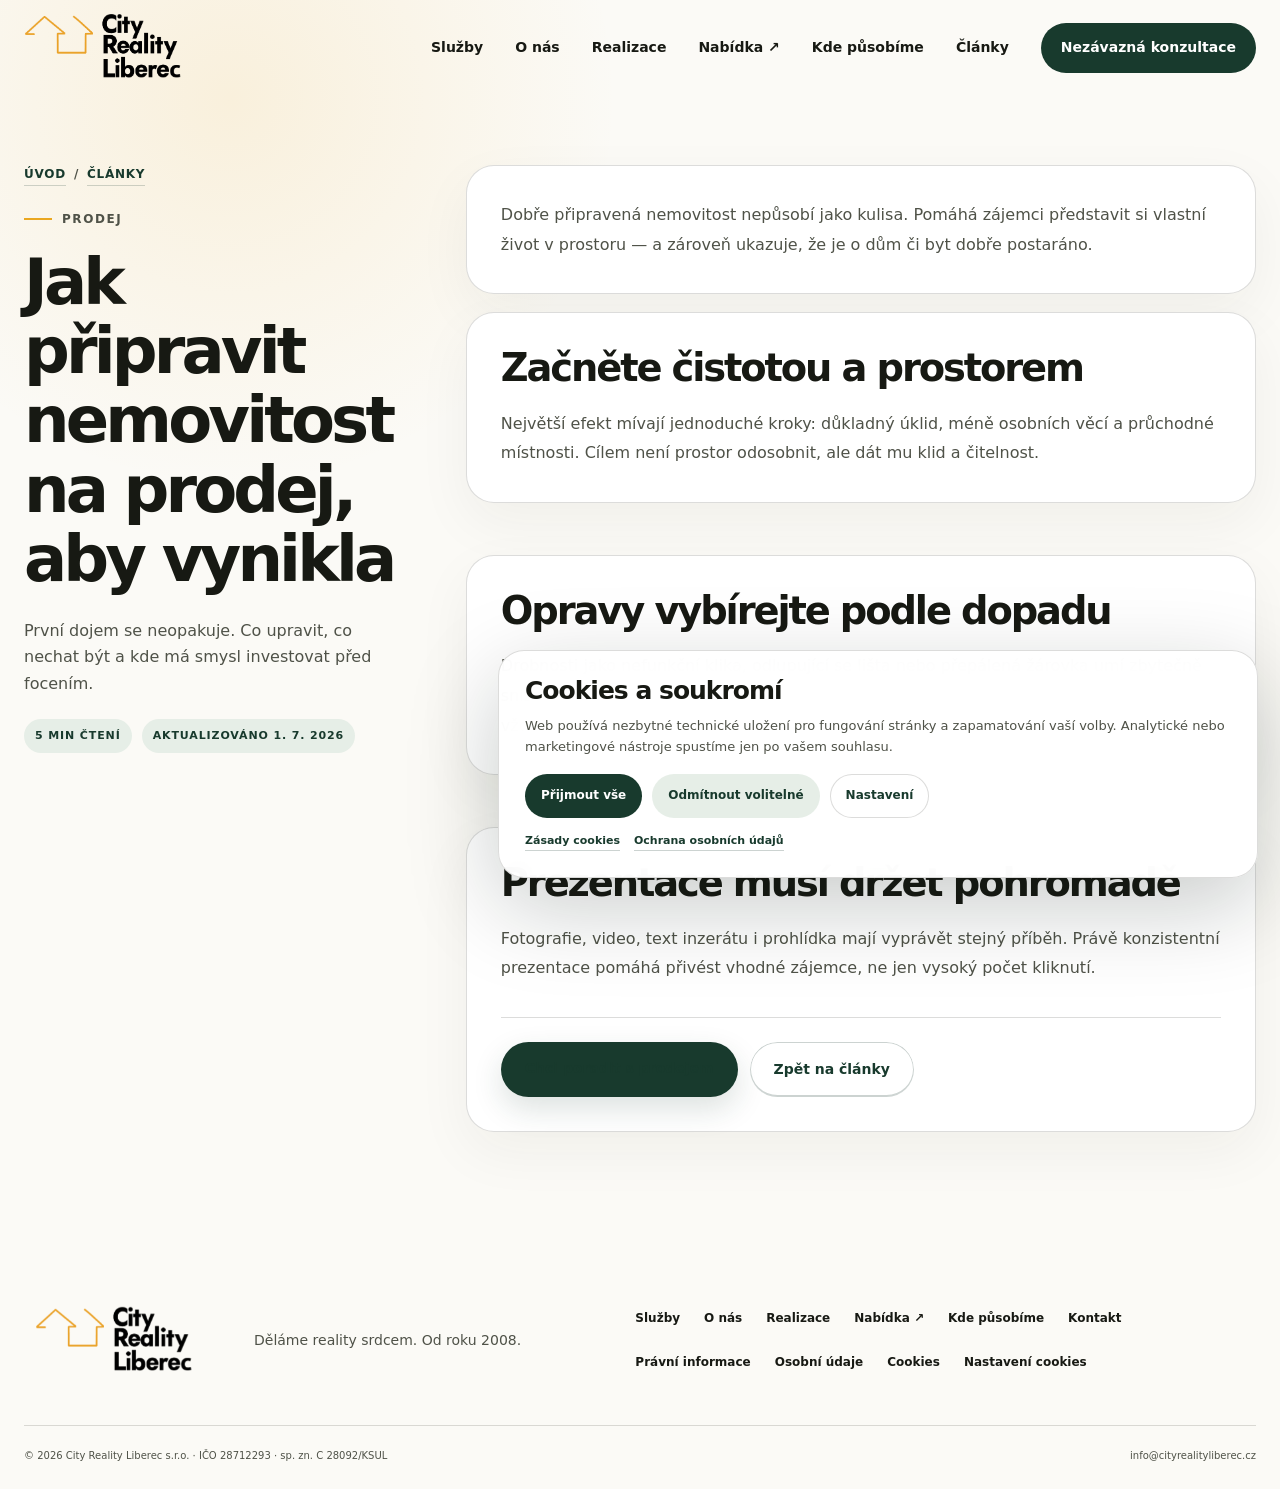
<file: clanky/priprava-nemovitosti-na-prodej.html>
<!doctype html>
<html lang="cs">
  <head>
    <meta charset="UTF-8" />
    <meta name="viewport" content="width=device-width, initial-scale=1.0" />
    <meta
      name="description"
      content="Jak připravit byt, dům nebo chatu na prodej: úklid, drobné opravy, prezentace a první dojem před focením i prohlídkami."
    />
    <meta name="robots" content="index, follow, max-image-preview:large" />
    <meta name="author" content="City Reality Liberec s.r.o." />
    <meta name="theme-color" content="#fbfaf6" />
    <title>Jak připravit nemovitost na prodej | City Reality Liberec</title>
    <link rel="canonical" href="https://cityrealityliberec.cz/clanky/priprava-nemovitosti-na-prodej.html" />
    <link rel="alternate" hreflang="cs-CZ" href="https://cityrealityliberec.cz/clanky/priprava-nemovitosti-na-prodej.html" />
    <meta property="og:locale" content="cs_CZ" />
    <meta property="og:type" content="article" />
    <meta property="og:site_name" content="City Reality Liberec" />
    <meta property="og:title" content="Jak připravit nemovitost na prodej, aby vynikla" />
    <meta
      property="og:description"
      content="Praktický článek o tom, co upravit před prodejem nemovitosti a kde má smysl investovat před focením."
    />
    <meta property="og:url" content="https://cityrealityliberec.cz/clanky/priprava-nemovitosti-na-prodej.html" />
    <meta property="og:image" content="https://cityrealityliberec.cz/assets/og-image.jpg" />
    <meta property="og:image:width" content="1200" />
    <meta property="og:image:height" content="630" />
    <meta name="twitter:card" content="summary_large_image" />
    <meta name="twitter:title" content="Jak připravit nemovitost na prodej, aby vynikla" />
    <meta name="twitter:description" content="Úklid, drobné opravy a prezentace: praktické kroky před prodejem nemovitosti." />
    <meta name="twitter:image" content="https://cityrealityliberec.cz/assets/og-image.jpg" />
    <link rel="icon" href="../assets/favicon.svg" type="image/svg+xml" />
    <link rel="stylesheet" href="../styles.css?v=20260701-form" />
    <script src="../script.js?v=20260701-form" defer></script>
    <script type="application/ld+json">
      {
        "@context": "https://schema.org",
        "@graph": [
          {
            "@type": "RealEstateAgent",
            "@id": "https://cityrealityliberec.cz/#organization",
            "name": "City Reality Liberec",
            "legalName": "City Reality Liberec s.r.o.",
            "url": "https://cityrealityliberec.cz/",
            "logo": "https://cityrealityliberec.cz/assets/logo.png",
            "telephone": "+420606722757",
            "email": "info@cityrealityliberec.cz"
          },
          {
            "@type": "WebSite",
            "@id": "https://cityrealityliberec.cz/#website",
            "url": "https://cityrealityliberec.cz/",
            "name": "City Reality Liberec",
            "publisher": { "@id": "https://cityrealityliberec.cz/#organization" },
            "inLanguage": "cs-CZ"
          },
          {
            "@type": "WebPage",
            "@id": "https://cityrealityliberec.cz/clanky/priprava-nemovitosti-na-prodej.html#webpage",
            "url": "https://cityrealityliberec.cz/clanky/priprava-nemovitosti-na-prodej.html",
            "name": "Jak připravit nemovitost na prodej, aby vynikla",
            "description": "Jak připravit byt, dům nebo chatu na prodej: úklid, drobné opravy, prezentace a první dojem před focením i prohlídkami.",
            "isPartOf": { "@id": "https://cityrealityliberec.cz/#website" },
            "breadcrumb": { "@id": "https://cityrealityliberec.cz/clanky/priprava-nemovitosti-na-prodej.html#breadcrumb" },
            "inLanguage": "cs-CZ"
          },
          {
            "@type": "Article",
            "@id": "https://cityrealityliberec.cz/clanky/priprava-nemovitosti-na-prodej.html#article",
            "headline": "Jak připravit nemovitost na prodej, aby vynikla",
            "description": "První dojem se neopakuje. Co upravit, co nechat být a kde má smysl investovat před focením.",
            "image": "https://cityrealityliberec.cz/assets/og-image.jpg",
            "datePublished": "2026-07-01",
            "dateModified": "2026-07-01",
            "articleSection": "Prodej",
            "author": { "@id": "https://cityrealityliberec.cz/#organization" },
            "publisher": { "@id": "https://cityrealityliberec.cz/#organization" },
            "mainEntityOfPage": { "@id": "https://cityrealityliberec.cz/clanky/priprava-nemovitosti-na-prodej.html#webpage" },
            "inLanguage": "cs-CZ"
          },
          {
            "@type": "BreadcrumbList",
            "@id": "https://cityrealityliberec.cz/clanky/priprava-nemovitosti-na-prodej.html#breadcrumb",
            "itemListElement": [
              { "@type": "ListItem", "position": 1, "name": "Úvod", "item": "https://cityrealityliberec.cz/" },
              { "@type": "ListItem", "position": 2, "name": "Články", "item": "https://cityrealityliberec.cz/#clanky" },
              { "@type": "ListItem", "position": 3, "name": "Jak připravit nemovitost na prodej", "item": "https://cityrealityliberec.cz/clanky/priprava-nemovitosti-na-prodej.html" }
            ]
          }
        ]
      }
    </script>
  </head>
  <body>
    <a class="skip-link" href="#obsah">Přejít na obsah</a>

    <header class="site-header is-scrolled" data-header>
      <div class="shell header-inner">
        <a class="brand" href="../index.html#uvod" aria-label="City Reality Liberec — úvod">
          <img src="../assets/logo.png" alt="City Reality Liberec" width="942" height="410" />
        </a>

        <button class="menu-toggle" type="button" aria-expanded="false" aria-controls="main-nav">
          <span></span><span></span>
          <span class="sr-only">Otevřít menu</span>
        </button>

        <nav class="main-nav" id="main-nav" aria-label="Hlavní navigace">
          <a href="../index.html#sluzby">Služby</a>
          <a href="../index.html#o-nas">O nás</a>
          <a href="../index.html#realizace">Realizace</a>
          <a
            class="nav-external"
            href="https://www.sreality.cz/adresar/city-reality-liberec-liberec-liberec-ii-nove-mesto/1263/makleri/282728"
            target="_blank"
            rel="noreferrer"
          >Nabídka ↗</a>
          <a href="../index.html#lokality">Kde působíme</a>
          <a href="../index.html#clanky">Články</a>
          <a class="nav-cta" href="../index.html#kontakt">Nezávazná konzultace</a>
        </nav>
      </div>
    </header>

    <main class="legal-main article-page" id="obsah">
      <div class="shell legal-layout">
        <aside class="legal-intro">
          <nav class="page-breadcrumbs" aria-label="Drobečková navigace">
            <a href="../index.html">Úvod</a>
            <span>/</span>
            <a href="../index.html#clanky">Články</a>
          </nav>
          <p class="eyebrow"><span></span> Prodej</p>
          <h1>Jak připravit nemovitost na prodej, aby vynikla</h1>
          <p>První dojem se neopakuje. Co upravit, co nechat být a kde má smysl investovat před focením.</p>
          <div class="article-page__meta">
            <span>5 min čtení</span>
            <span>Aktualizováno 1. 7. 2026</span>
          </div>
        </aside>

        <article class="legal-content">
          <section class="legal-card">
            <p class="article-page__lede">
              Dobře připravená nemovitost nepůsobí jako kulisa. Pomáhá zájemci představit si
              vlastní život v prostoru — a zároveň ukazuje, že je o dům či byt dobře postaráno.
            </p>
          </section>

          <section class="legal-card article-page__section">
            <h2>Začněte čistotou a prostorem</h2>
            <p>
              Největší efekt mívají jednoduché kroky: důkladný úklid, méně osobních věcí a
              průchodné místnosti. Cílem není prostor odosobnit, ale dát mu klid a čitelnost.
            </p>
          </section>

          <section class="legal-card article-page__section">
            <h2>Opravy vybírejte podle dopadu</h2>
            <p>
              Drobnosti jako nefunkční klika, odlupující se lišta nebo přepálená žárovka umí
              zbytečně snižovat dojem. Velké rekonstrukce před prodejem ale nemusí být návratné —
              rozhodnutí vždy stojí za to propočítat.
            </p>
          </section>

          <section class="legal-card article-page__section">
            <h2>Prezentace musí držet pohromadě</h2>
            <p>
              Fotografie, video, text inzerátu i prohlídka mají vyprávět stejný příběh. Právě
              konzistentní prezentace pomáhá přivést vhodné zájemce, ne jen vysoký počet kliknutí.
            </p>
            <div class="article-page__actions">
              <a class="button button-primary" href="../index.html#kontakt">Chci poradit s prodejem</a>
              <a class="button button-outline" href="../index.html#clanky">Zpět na články</a>
            </div>
          </section>
        </article>
      </div>
    </main>

    <footer class="site-footer">
      <div class="shell footer-main">
        <a class="brand footer-brand" href="../index.html#uvod" aria-label="City Reality Liberec — úvod">
          <img src="../assets/logo.png" alt="City Reality Liberec" width="942" height="410" loading="lazy" />
        </a>
        <p>Děláme reality srdcem. Od roku 2008.</p>
        <div class="footer-links">
          <a href="../index.html#sluzby">Služby</a>
          <a href="../index.html#o-nas">O nás</a>
          <a href="../index.html#realizace">Realizace</a>
          <a
            href="https://www.sreality.cz/adresar/city-reality-liberec-liberec-liberec-ii-nove-mesto/1263/makleri/282728"
            target="_blank"
            rel="noreferrer"
          >Nabídka ↗</a>
          <a href="../index.html#lokality">Kde působíme</a>
          <a href="../index.html#kontakt">Kontakt</a>
          <a href="../pravni-informace.html">Právní informace</a>
          <a href="../ochrana-osobnich-udaju.html">Osobní údaje</a>
          <a href="../cookies.html">Cookies</a>
          <button class="footer-legal-button" type="button" data-cookie-settings>Nastavení cookies</button>
        </div>
      </div>
      <div class="shell footer-bottom">
        <p>© <span data-year></span> City Reality Liberec s.r.o. · IČO 28712293 · sp. zn. C 28092/KSUL</p>
        <a href="mailto:info@cityrealityliberec.cz">info@cityrealityliberec.cz</a>
      </div>
    </footer>
  </body>
</html>
</file>
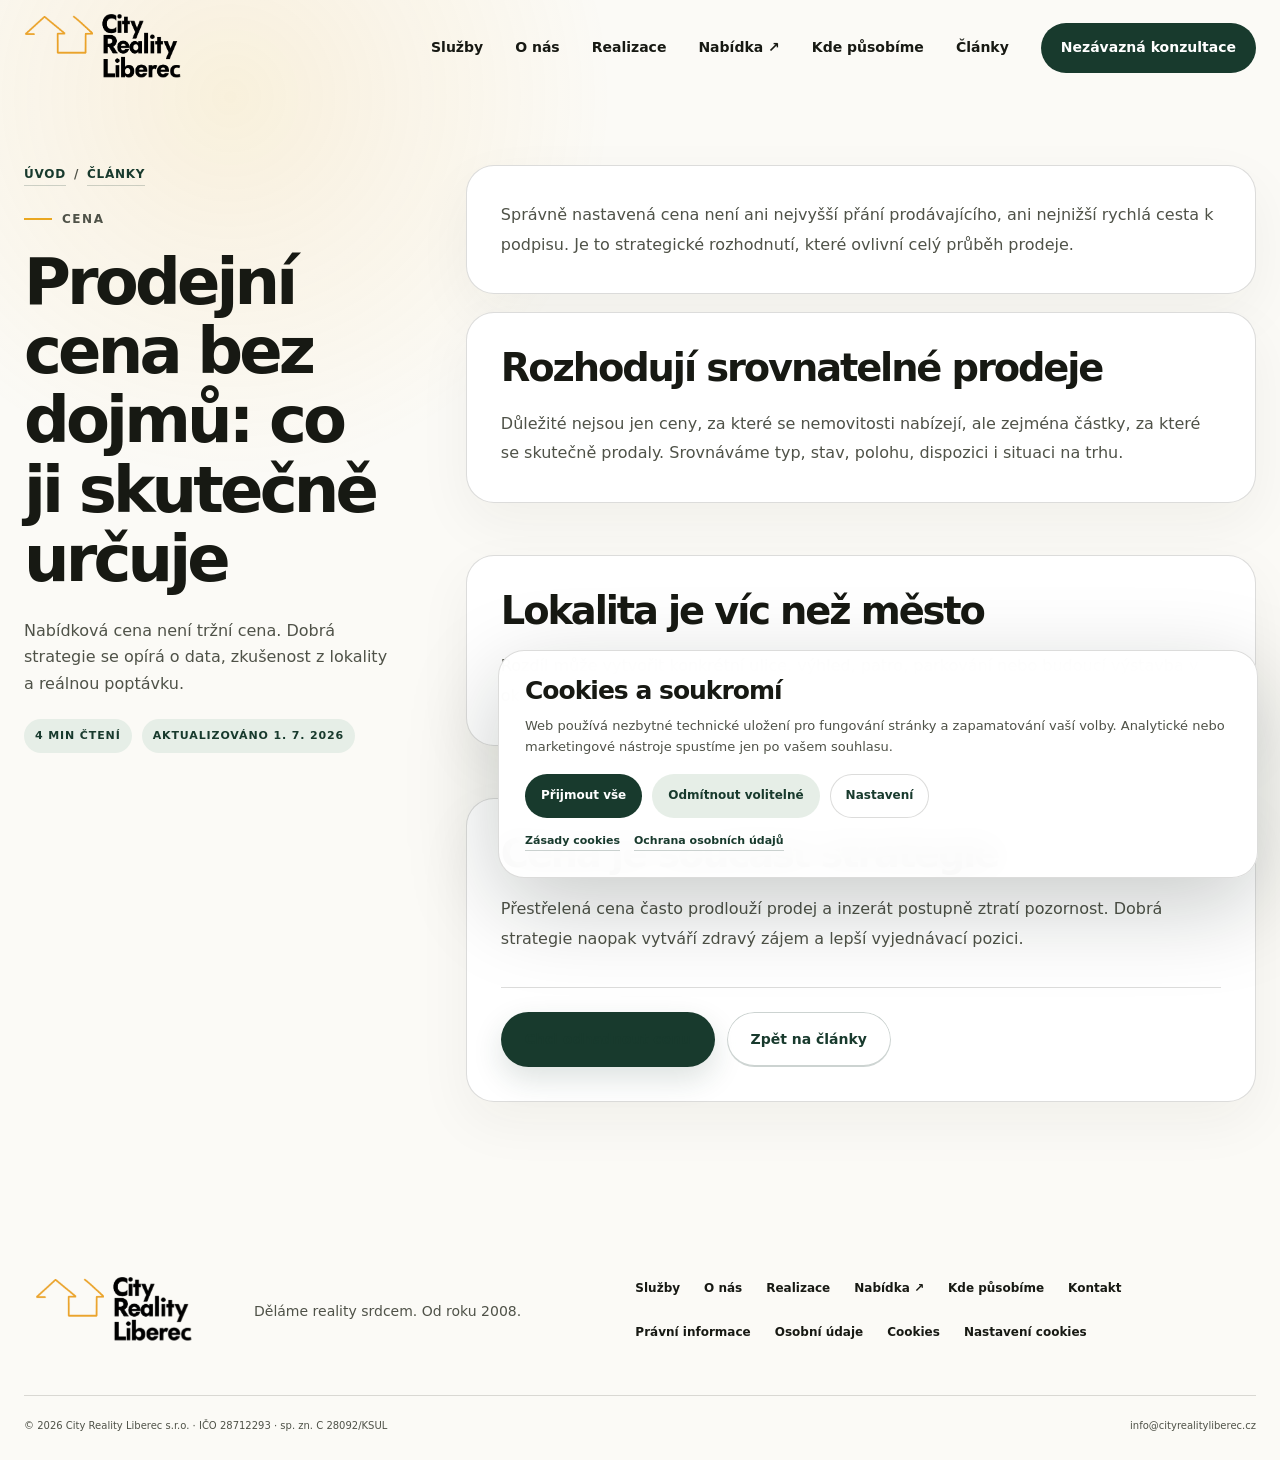
<file: clanky/realna-prodejni-cena.html>
<!doctype html>
<html lang="cs">
  <head>
    <meta charset="UTF-8" />
    <meta name="viewport" content="width=device-width, initial-scale=1.0" />
    <meta
      name="description"
      content="Jak se určuje reálná prodejní cena nemovitosti: srovnatelné prodeje, lokalita, stav, strategie nabídky a vyjednávací pozice."
    />
    <meta name="robots" content="index, follow, max-image-preview:large" />
    <meta name="author" content="City Reality Liberec s.r.o." />
    <meta name="theme-color" content="#fbfaf6" />
    <title>Reálná prodejní cena nemovitosti | City Reality Liberec</title>
    <link rel="canonical" href="https://cityrealityliberec.cz/clanky/realna-prodejni-cena.html" />
    <link rel="alternate" hreflang="cs-CZ" href="https://cityrealityliberec.cz/clanky/realna-prodejni-cena.html" />
    <meta property="og:locale" content="cs_CZ" />
    <meta property="og:type" content="article" />
    <meta property="og:site_name" content="City Reality Liberec" />
    <meta property="og:title" content="Prodejní cena bez dojmů: co ji skutečně určuje" />
    <meta
      property="og:description"
      content="Nabídková cena není tržní cena. Podívejte se, o co se opírá dobrý odhad nemovitosti."
    />
    <meta property="og:url" content="https://cityrealityliberec.cz/clanky/realna-prodejni-cena.html" />
    <meta property="og:image" content="https://cityrealityliberec.cz/assets/og-image.jpg" />
    <meta property="og:image:width" content="1200" />
    <meta property="og:image:height" content="630" />
    <meta name="twitter:card" content="summary_large_image" />
    <meta name="twitter:title" content="Prodejní cena bez dojmů: co ji skutečně určuje" />
    <meta name="twitter:description" content="Jak se dobrý odhad ceny opírá o data, zkušenost z lokality a strategii prodeje." />
    <meta name="twitter:image" content="https://cityrealityliberec.cz/assets/og-image.jpg" />
    <link rel="icon" href="../assets/favicon.svg" type="image/svg+xml" />
    <link rel="stylesheet" href="../styles.css?v=20260701-form" />
    <script src="../script.js?v=20260701-form" defer></script>
    <script type="application/ld+json">
      {
        "@context": "https://schema.org",
        "@graph": [
          {
            "@type": "RealEstateAgent",
            "@id": "https://cityrealityliberec.cz/#organization",
            "name": "City Reality Liberec",
            "legalName": "City Reality Liberec s.r.o.",
            "url": "https://cityrealityliberec.cz/",
            "logo": "https://cityrealityliberec.cz/assets/logo.png",
            "telephone": "+420606722757",
            "email": "info@cityrealityliberec.cz"
          },
          {
            "@type": "WebSite",
            "@id": "https://cityrealityliberec.cz/#website",
            "url": "https://cityrealityliberec.cz/",
            "name": "City Reality Liberec",
            "publisher": { "@id": "https://cityrealityliberec.cz/#organization" },
            "inLanguage": "cs-CZ"
          },
          {
            "@type": "WebPage",
            "@id": "https://cityrealityliberec.cz/clanky/realna-prodejni-cena.html#webpage",
            "url": "https://cityrealityliberec.cz/clanky/realna-prodejni-cena.html",
            "name": "Prodejní cena bez dojmů: co ji skutečně určuje",
            "description": "Jak se určuje reálná prodejní cena nemovitosti: srovnatelné prodeje, lokalita, stav, strategie nabídky a vyjednávací pozice.",
            "isPartOf": { "@id": "https://cityrealityliberec.cz/#website" },
            "breadcrumb": { "@id": "https://cityrealityliberec.cz/clanky/realna-prodejni-cena.html#breadcrumb" },
            "inLanguage": "cs-CZ"
          },
          {
            "@type": "Article",
            "@id": "https://cityrealityliberec.cz/clanky/realna-prodejni-cena.html#article",
            "headline": "Prodejní cena bez dojmů: co ji skutečně určuje",
            "description": "Nabídková cena není tržní cena. Ukazujeme, jak se dobrý odhad opírá o data i zkušenost z lokality.",
            "image": "https://cityrealityliberec.cz/assets/og-image.jpg",
            "datePublished": "2026-07-01",
            "dateModified": "2026-07-01",
            "articleSection": "Cena",
            "author": { "@id": "https://cityrealityliberec.cz/#organization" },
            "publisher": { "@id": "https://cityrealityliberec.cz/#organization" },
            "mainEntityOfPage": { "@id": "https://cityrealityliberec.cz/clanky/realna-prodejni-cena.html#webpage" },
            "inLanguage": "cs-CZ"
          },
          {
            "@type": "BreadcrumbList",
            "@id": "https://cityrealityliberec.cz/clanky/realna-prodejni-cena.html#breadcrumb",
            "itemListElement": [
              { "@type": "ListItem", "position": 1, "name": "Úvod", "item": "https://cityrealityliberec.cz/" },
              { "@type": "ListItem", "position": 2, "name": "Články", "item": "https://cityrealityliberec.cz/#clanky" },
              { "@type": "ListItem", "position": 3, "name": "Reálná prodejní cena", "item": "https://cityrealityliberec.cz/clanky/realna-prodejni-cena.html" }
            ]
          }
        ]
      }
    </script>
  </head>
  <body>
    <a class="skip-link" href="#obsah">Přejít na obsah</a>

    <header class="site-header is-scrolled" data-header>
      <div class="shell header-inner">
        <a class="brand" href="../index.html#uvod" aria-label="City Reality Liberec — úvod">
          <img src="../assets/logo.png" alt="City Reality Liberec" width="942" height="410" />
        </a>

        <button class="menu-toggle" type="button" aria-expanded="false" aria-controls="main-nav">
          <span></span><span></span>
          <span class="sr-only">Otevřít menu</span>
        </button>

        <nav class="main-nav" id="main-nav" aria-label="Hlavní navigace">
          <a href="../index.html#sluzby">Služby</a>
          <a href="../index.html#o-nas">O nás</a>
          <a href="../index.html#realizace">Realizace</a>
          <a
            class="nav-external"
            href="https://www.sreality.cz/adresar/city-reality-liberec-liberec-liberec-ii-nove-mesto/1263/makleri/282728"
            target="_blank"
            rel="noreferrer"
          >Nabídka ↗</a>
          <a href="../index.html#lokality">Kde působíme</a>
          <a href="../index.html#clanky">Články</a>
          <a class="nav-cta" href="../index.html#kontakt">Nezávazná konzultace</a>
        </nav>
      </div>
    </header>

    <main class="legal-main article-page" id="obsah">
      <div class="shell legal-layout">
        <aside class="legal-intro">
          <nav class="page-breadcrumbs" aria-label="Drobečková navigace">
            <a href="../index.html">Úvod</a>
            <span>/</span>
            <a href="../index.html#clanky">Články</a>
          </nav>
          <p class="eyebrow"><span></span> Cena</p>
          <h1>Prodejní cena bez dojmů: co ji skutečně určuje</h1>
          <p>Nabídková cena není tržní cena. Dobrá strategie se opírá o data, zkušenost z lokality a reálnou poptávku.</p>
          <div class="article-page__meta">
            <span>4 min čtení</span>
            <span>Aktualizováno 1. 7. 2026</span>
          </div>
        </aside>

        <article class="legal-content">
          <section class="legal-card">
            <p class="article-page__lede">
              Správně nastavená cena není ani nejvyšší přání prodávajícího, ani nejnižší rychlá
              cesta k podpisu. Je to strategické rozhodnutí, které ovlivní celý průběh prodeje.
            </p>
          </section>

          <section class="legal-card article-page__section">
            <h2>Rozhodují srovnatelné prodeje</h2>
            <p>
              Důležité nejsou jen ceny, za které se nemovitosti nabízejí, ale zejména částky, za
              které se skutečně prodaly. Srovnáváme typ, stav, polohu, dispozici i situaci na trhu.
            </p>
          </section>

          <section class="legal-card article-page__section">
            <h2>Lokalita je víc než město</h2>
            <p>
              Rozdíl může vytvořit konkrétní ulice, výhled, patro, parkování nebo budoucí výstavba
              v okolí. Dvě podobné nemovitosti proto nemusí mít stejnou hodnotu.
            </p>
          </section>

          <section class="legal-card article-page__section">
            <h2>Cena je součást strategie</h2>
            <p>
              Přestřelená cena často prodlouží prodej a inzerát postupně ztratí pozornost. Dobrá
              strategie naopak vytváří zdravý zájem a lepší vyjednávací pozici.
            </p>
            <div class="article-page__actions">
              <a class="button button-primary" href="../index.html#kontakt">Chci odhadnout cenu</a>
              <a class="button button-outline" href="../index.html#clanky">Zpět na články</a>
            </div>
          </section>
        </article>
      </div>
    </main>

    <footer class="site-footer">
      <div class="shell footer-main">
        <a class="brand footer-brand" href="../index.html#uvod" aria-label="City Reality Liberec — úvod">
          <img src="../assets/logo.png" alt="City Reality Liberec" width="942" height="410" loading="lazy" />
        </a>
        <p>Děláme reality srdcem. Od roku 2008.</p>
        <div class="footer-links">
          <a href="../index.html#sluzby">Služby</a>
          <a href="../index.html#o-nas">O nás</a>
          <a href="../index.html#realizace">Realizace</a>
          <a
            href="https://www.sreality.cz/adresar/city-reality-liberec-liberec-liberec-ii-nove-mesto/1263/makleri/282728"
            target="_blank"
            rel="noreferrer"
          >Nabídka ↗</a>
          <a href="../index.html#lokality">Kde působíme</a>
          <a href="../index.html#kontakt">Kontakt</a>
          <a href="../pravni-informace.html">Právní informace</a>
          <a href="../ochrana-osobnich-udaju.html">Osobní údaje</a>
          <a href="../cookies.html">Cookies</a>
          <button class="footer-legal-button" type="button" data-cookie-settings>Nastavení cookies</button>
        </div>
      </div>
      <div class="shell footer-bottom">
        <p>© <span data-year></span> City Reality Liberec s.r.o. · IČO 28712293 · sp. zn. C 28092/KSUL</p>
        <a href="mailto:info@cityrealityliberec.cz">info@cityrealityliberec.cz</a>
      </div>
    </footer>
  </body>
</html>
</file>
<file: styles.css>
:root {
  --ink: #171913;
  --ink-soft: #4f5248;
  --paper: #fbfaf6;
  --paper-warm: #f0ecdf;
  --gold: #eaa720;
  --gold-soft: #f5d27f;
  --forest: #183a2d;
  --forest-light: #275544;
  --white: #ffffff;
  --line: rgba(23, 25, 19, 0.15);
  --shell: min(1240px, calc(100vw - 48px));
  --radius-sm: 16px;
  --radius: 28px;
  --radius-lg: 44px;
  --ease: cubic-bezier(0.2, 0.75, 0.25, 1);
}

* {
  box-sizing: border-box;
}

html {
  scroll-behavior: smooth;
  scroll-padding-top: 100px;
}

body {
  margin: 0;
  color: var(--ink);
  background: var(--paper);
  font-family: Inter, "Avenir Next", "Segoe UI", system-ui, -apple-system, BlinkMacSystemFont, sans-serif;
  font-size: 16px;
  line-height: 1.65;
  text-rendering: optimizeLegibility;
}

body.menu-open {
  overflow: hidden;
}

img {
  display: block;
  max-width: 100%;
}

a {
  color: inherit;
  text-decoration: none;
}

button,
input,
select,
textarea {
  font: inherit;
}

button,
a {
  -webkit-tap-highlight-color: transparent;
}

::selection {
  color: var(--ink);
  background: var(--gold-soft);
}

.shell {
  width: var(--shell);
  margin-inline: auto;
}

.section {
  padding: 130px 0;
}

.sr-only {
  position: absolute;
  width: 1px;
  height: 1px;
  padding: 0;
  margin: -1px;
  overflow: hidden;
  clip: rect(0, 0, 0, 0);
  white-space: nowrap;
  border: 0;
}

.skip-link {
  position: fixed;
  z-index: 1000;
  top: 12px;
  left: 12px;
  padding: 10px 16px;
  color: var(--white);
  background: var(--forest);
  border-radius: 10px;
  transform: translateY(-160%);
  transition: transform 0.2s;
}

.skip-link:focus {
  transform: translateY(0);
}

.site-header {
  position: fixed;
  z-index: 100;
  inset: 0 0 auto;
  padding: 14px 0;
  border-bottom: 1px solid transparent;
  transition: padding 0.35s var(--ease), background 0.35s, border-color 0.35s, box-shadow 0.35s;
}

.site-header.is-scrolled {
  padding: 8px 0;
  background: rgba(251, 250, 246, 0.92);
  border-bottom-color: var(--line);
  box-shadow: 0 8px 35px rgba(29, 31, 23, 0.05);
  backdrop-filter: blur(14px);
}

.header-inner {
  display: flex;
  align-items: center;
  justify-content: space-between;
  gap: 40px;
  min-height: 64px;
}

.brand {
  position: relative;
  z-index: 2;
  display: block;
  width: 158px;
}

.brand img {
  width: 100%;
  height: 68px;
  object-fit: contain;
}

.main-nav {
  display: flex;
  align-items: center;
  gap: 32px;
  font-size: 14px;
  font-weight: 600;
}

.main-nav > a:not(.nav-cta) {
  position: relative;
}

.main-nav > a:not(.nav-cta)::after {
  position: absolute;
  content: "";
  right: 0;
  bottom: -5px;
  left: 0;
  height: 1px;
  background: var(--gold);
  transform: scaleX(0);
  transform-origin: right;
  transition: transform 0.25s var(--ease);
}

.main-nav > a:hover::after,
.main-nav > a:focus-visible::after {
  transform: scaleX(1);
  transform-origin: left;
}

.nav-cta {
  padding: 13px 20px;
  color: var(--white);
  background: var(--forest);
  border-radius: 999px;
  transition: background 0.2s, transform 0.2s;
}

.nav-cta:hover {
  background: var(--forest-light);
  transform: translateY(-2px);
}

.menu-toggle {
  display: none;
  width: 46px;
  height: 46px;
  padding: 0 12px;
  background: transparent;
  border: 1px solid var(--line);
  border-radius: 50%;
}

.menu-toggle > span:not(.sr-only) {
  display: block;
  width: 20px;
  height: 1px;
  margin: 5px auto;
  background: var(--ink);
  transition: transform 0.25s;
}

.eyebrow {
  display: flex;
  align-items: center;
  gap: 10px;
  margin: 0 0 22px;
  color: var(--ink-soft);
  font-size: 12px;
  font-weight: 700;
  letter-spacing: 0.13em;
  line-height: 1.2;
  text-transform: uppercase;
}

.eyebrow > span {
  display: inline-block;
  width: 28px;
  height: 2px;
  background: var(--gold);
}

.eyebrow-light {
  color: rgba(255, 255, 255, 0.68);
}

h1,
h2,
h3,
p {
  margin-top: 0;
}

h1,
h2,
h3 {
  line-height: 1.08;
}

h1 {
  max-width: 790px;
  margin-bottom: 28px;
  font-size: clamp(52px, 6.3vw, 93px);
  font-weight: 600;
  letter-spacing: -0.06em;
}

h1 em {
  color: var(--gold);
  font-family: Georgia, "Times New Roman", serif;
  font-weight: 500;
  letter-spacing: -0.03em;
}

h2 {
  margin-bottom: 0;
  font-size: clamp(40px, 4.6vw, 68px);
  font-weight: 600;
  letter-spacing: -0.055em;
}

h3 {
  font-size: 25px;
  letter-spacing: -0.035em;
}

.hero {
  position: relative;
  overflow: hidden;
  min-height: 840px;
  padding: 150px 0 0;
  background:
    radial-gradient(circle at 42% 45%, rgba(234, 167, 32, 0.09), transparent 30%),
    linear-gradient(110deg, var(--paper) 0%, var(--paper) 63%, #f0ebdd 63%, #f0ebdd 100%);
}

.hero::before {
  position: absolute;
  content: "";
  top: 150px;
  left: -120px;
  width: 320px;
  height: 320px;
  border: 1px solid rgba(234, 167, 32, 0.28);
  border-radius: 50%;
}

.hero-grid {
  position: relative;
  display: grid;
  grid-template-columns: minmax(0, 1.13fr) minmax(400px, 0.87fr);
  align-items: center;
  gap: 48px;
  min-height: 640px;
}

.hero-copy {
  position: relative;
  z-index: 2;
}

.hero-lead {
  max-width: 690px;
  margin-bottom: 34px;
  color: var(--ink-soft);
  font-size: 18px;
}

.hero-actions {
  display: flex;
  align-items: center;
  flex-wrap: wrap;
  gap: 30px;
}

.button {
  display: inline-flex;
  align-items: center;
  justify-content: center;
  gap: 12px;
  min-height: 55px;
  padding: 0 24px;
  font-size: 14px;
  font-weight: 700;
  border: 0;
  border-radius: 999px;
  cursor: pointer;
  transition: transform 0.25s var(--ease), background 0.25s, box-shadow 0.25s;
}

.button svg {
  width: 18px;
  fill: none;
  stroke: currentColor;
  stroke-linecap: round;
  stroke-linejoin: round;
  stroke-width: 1.8;
}

.button-primary {
  color: var(--white);
  background: var(--forest);
  box-shadow: 0 12px 30px rgba(24, 58, 45, 0.15);
}

.button-primary:hover,
.button-primary:focus-visible {
  background: var(--forest-light);
  box-shadow: 0 16px 36px rgba(24, 58, 45, 0.22);
  transform: translateY(-3px);
}

.button-light {
  color: var(--forest);
  background: var(--white);
}

.button-light:hover {
  background: var(--gold-soft);
  transform: translateY(-3px);
}

.button-outline {
  color: var(--forest);
  background: rgba(255, 255, 255, 0.52);
  box-shadow: inset 0 0 0 1px rgba(24, 58, 45, 0.22);
  backdrop-filter: blur(10px);
}

.button-outline:hover,
.button-outline:focus-visible {
  color: var(--ink);
  background: var(--gold-soft);
  box-shadow: inset 0 0 0 1px rgba(234, 167, 32, 0.42);
  transform: translateY(-3px);
}

.text-link {
  display: inline-flex;
  align-items: center;
  gap: 12px;
  font-size: 14px;
  font-weight: 700;
  border-bottom: 1px solid var(--ink);
}

.text-link span {
  color: var(--gold);
  font-size: 17px;
  transition: transform 0.2s;
}

.text-link:hover span {
  transform: translate(2px, 2px);
}

.hero-proof {
  display: flex;
  gap: 0;
  max-width: 700px;
  margin-top: 55px;
}

.hero-proof > div {
  display: flex;
  flex: 1;
  flex-direction: column;
  gap: 1px;
  padding: 0 22px;
  border-left: 1px solid var(--line);
}

.hero-proof > div:first-child {
  padding-left: 0;
  border-left: 0;
}

.hero-proof strong {
  font-size: 17px;
}

.hero-proof span {
  color: var(--ink-soft);
  font-size: 11px;
  line-height: 1.4;
}

.hero-visual {
  position: relative;
  align-self: end;
  min-height: 680px;
}

.portrait-main {
  position: absolute;
  right: -25px;
  bottom: 0;
  width: min(460px, 100%);
  height: 645px;
  overflow: hidden;
  background: #d6ddce;
  border-radius: 230px 230px 28px 28px;
}

.portrait-main::after {
  position: absolute;
  content: "";
  inset: 0;
  box-shadow: inset 0 0 0 1px rgba(255, 255, 255, 0.3);
  border-radius: inherit;
  pointer-events: none;
}

.portrait-main img {
  width: 100%;
  height: 100%;
  object-fit: cover;
  object-position: 50% 32%;
}

.portrait-note {
  position: absolute;
  z-index: 2;
  right: -2px;
  bottom: 38px;
  width: 275px;
  padding: 30px;
  background: rgba(255, 255, 255, 0.94);
  border: 1px solid rgba(255, 255, 255, 0.65);
  border-radius: 20px;
  box-shadow: 0 25px 70px rgba(31, 38, 30, 0.16);
  backdrop-filter: blur(12px);
}

.portrait-note .scribble {
  position: absolute;
  top: -30px;
  right: 22px;
  color: var(--gold);
  font-family: Georgia, serif;
  font-size: 76px;
  line-height: 1;
}

.portrait-note p {
  margin-bottom: 18px;
  font-size: 14px;
  font-weight: 600;
  line-height: 1.55;
}

.portrait-note strong,
.portrait-note > span:last-child {
  display: block;
}

.portrait-note strong {
  font-size: 13px;
}

.portrait-note > span:last-child {
  color: var(--ink-soft);
  font-size: 10px;
}

.hero-stamp {
  position: absolute;
  z-index: 3;
  top: 80px;
  left: -25px;
  display: grid;
  place-content: center;
  width: 126px;
  height: 126px;
  color: var(--forest);
  background: var(--gold);
  border: 5px solid var(--paper-warm);
  border-radius: 50%;
  font-size: 9px;
  font-weight: 800;
  letter-spacing: 0.12em;
  line-height: 1.4;
  text-align: center;
  text-transform: uppercase;
  transform: rotate(-8deg);
}

.hero-stamp i {
  color: var(--white);
  font-style: normal;
}

.place-line {
  position: relative;
  z-index: 3;
  overflow: hidden;
  padding: 18px 0;
  color: var(--white);
  background: var(--forest);
  font-family: Inter, "Avenir Next", "Segoe UI", system-ui, -apple-system, BlinkMacSystemFont, sans-serif;
  font-size: 13px;
  font-weight: 500;
  letter-spacing: 0.11em;
  text-transform: uppercase;
  white-space: nowrap;
}

.place-track {
  display: flex;
  align-items: center;
  justify-content: center;
  gap: 27px;
  min-width: max-content;
}

.place-track i {
  color: var(--gold);
  font-style: normal;
}

.section-heading {
  max-width: 780px;
}

.intro-grid {
  display: grid;
  grid-template-columns: 1.05fr 0.95fr;
  align-items: end;
  gap: 90px;
}

.intro-copy {
  padding-bottom: 6px;
  color: var(--ink-soft);
}

.intro-copy .lead-copy {
  color: var(--ink);
  font-size: 20px;
  font-weight: 500;
  line-height: 1.55;
}

.values-grid {
  display: grid;
  grid-template-columns: repeat(3, 1fr);
  gap: 18px;
  margin-top: 80px;
}

.value-card {
  position: relative;
  min-height: 340px;
  padding: 38px;
  overflow: hidden;
  background: var(--white);
  border: 1px solid var(--line);
  border-radius: var(--radius);
  transition: color 0.35s, background 0.35s, transform 0.35s var(--ease);
}

.value-card:hover {
  color: var(--white);
  background: var(--forest);
  transform: translateY(-8px);
}

.card-number {
  position: absolute;
  top: 25px;
  right: 28px;
  color: var(--ink-soft);
  font-size: 11px;
}

.value-card:hover .card-number,
.value-card:hover p {
  color: rgba(255, 255, 255, 0.68);
}

.line-icon {
  display: grid;
  place-items: center;
  width: 72px;
  height: 72px;
  margin-bottom: 60px;
  color: var(--forest);
  background: #f6f1e4;
  border-radius: 50%;
}

.line-icon svg {
  width: 40px;
  fill: none;
  stroke: currentColor;
  stroke-linecap: round;
  stroke-linejoin: round;
  stroke-width: 1.6;
}

.value-card h3 {
  margin-bottom: 13px;
}

.value-card p {
  margin: 0;
  color: var(--ink-soft);
  font-size: 14px;
  transition: color 0.35s;
}

.services {
  color: var(--white);
  background: var(--forest);
}

.services-heading {
  display: flex;
  align-items: end;
  justify-content: space-between;
  gap: 70px;
  max-width: none;
  margin-bottom: 80px;
}

.services-heading > div {
  max-width: 820px;
}

.services-heading > p {
  max-width: 330px;
  margin-bottom: 8px;
  color: rgba(255, 255, 255, 0.62);
}

.service-list {
  border-top: 1px solid rgba(255, 255, 255, 0.2);
}

.service-row {
  display: grid;
  grid-template-columns: 70px 1.1fr 1fr auto;
  align-items: center;
  gap: 38px;
  min-height: 142px;
  border-bottom: 1px solid rgba(255, 255, 255, 0.2);
  transition: padding 0.3s var(--ease), background 0.3s;
}

.service-row:hover {
  padding-inline: 22px;
  background: rgba(255, 255, 255, 0.04);
}

.service-index {
  color: var(--gold);
  font-size: 12px;
}

.service-row h3,
.service-row p {
  margin: 0;
}

.service-row h3 {
  font-size: clamp(24px, 3vw, 36px);
}

.service-row p {
  max-width: 410px;
  color: rgba(255, 255, 255, 0.64);
  font-size: 14px;
}

.service-row a {
  display: inline-flex;
  gap: 12px;
  font-size: 12px;
  font-weight: 700;
  white-space: nowrap;
}

.service-row a span {
  color: var(--gold);
}

.team {
  overflow: hidden;
}

.team-heading {
  margin-bottom: 80px;
}

.team-grid {
  display: grid;
  grid-template-columns: repeat(3, minmax(0, 1fr));
  align-items: start;
  gap: 34px;
}

.profile-leona {
  margin-top: 95px;
}

.profile-jana {
  margin-top: 42px;
}

.profile-photo {
  position: relative;
  height: 560px;
  margin-bottom: 32px;
  overflow: hidden;
  background: var(--paper-warm);
  border-radius: var(--radius-lg);
}

.profile-dagmar .profile-photo {
  height: 620px;
}

.profile-leona .profile-photo {
  height: 530px;
}

.profile-jana .profile-photo {
  height: 575px;
}

.profile-photo img {
  width: 100%;
  height: 100%;
  object-fit: cover;
}

.profile-dagmar .profile-photo img {
  object-position: 50% 34%;
}

.profile-leona .profile-photo img {
  object-position: 50% 15%;
}

.profile-jana .profile-photo img {
  object-position: 50% 18%;
}

.profile-label {
  position: absolute;
  right: 22px;
  bottom: 22px;
  padding: 10px 16px;
  color: var(--white);
  background: var(--forest);
  border-radius: 999px;
  font-size: 10px;
  font-weight: 700;
  letter-spacing: 0.08em;
  text-transform: uppercase;
}

.profile-role {
  margin-bottom: 10px;
  color: var(--gold);
  font-size: 11px;
  font-weight: 700;
  letter-spacing: 0.1em;
  text-transform: uppercase;
}

.profile-copy h3 {
  margin-bottom: 20px;
  font-size: clamp(34px, 3.7vw, 50px);
}

.profile-copy > p:not(.profile-role) {
  max-width: 540px;
  color: var(--ink-soft);
}

.profile-contact {
  display: flex;
  flex-wrap: wrap;
  gap: 10px 24px;
  margin-top: 24px;
  font-size: 13px;
  font-weight: 700;
}

.profile-contact a {
  border-bottom: 1px solid var(--line);
}

.presentation {
  position: relative;
  overflow: hidden;
  color: var(--white);
  background: #102b22;
}

.presentation::before {
  position: absolute;
  content: "";
  inset: 0;
  opacity: 0.08;
  background-image: linear-gradient(rgba(255,255,255,.5) 1px, transparent 1px), linear-gradient(90deg, rgba(255,255,255,.5) 1px, transparent 1px);
  background-size: 70px 70px;
  mask-image: radial-gradient(circle at 80% 50%, black, transparent 65%);
}

.presentation-grid {
  position: relative;
  display: grid;
  grid-template-columns: 0.9fr 1.1fr;
  align-items: center;
  gap: 95px;
}

.presentation-copy h2 {
  margin-bottom: 30px;
}

.presentation-copy > p:not(.eyebrow) {
  max-width: 560px;
  margin-bottom: 35px;
  color: rgba(255, 255, 255, 0.66);
}

.presentation-cards {
  display: grid;
  grid-template-columns: 1fr 1fr;
  gap: 14px;
}

.media-card {
  display: flex;
  flex-direction: column;
  justify-content: space-between;
  min-height: 250px;
  padding: 28px;
  background: rgba(255, 255, 255, 0.08);
  border: 1px solid rgba(255, 255, 255, 0.14);
  border-radius: 24px;
  transition: transform 0.3s var(--ease), background 0.3s;
}

.media-card:hover {
  background: rgba(255, 255, 255, 0.12);
  transform: translateY(-6px);
}

.media-card-large {
  grid-column: span 2;
  min-height: 300px;
  background:
    linear-gradient(100deg, rgba(15, 42, 33, 0.98) 0%, rgba(15, 42, 33, 0.53) 70%),
    url("assets/leona-rihova.webp") center 23% / cover;
}

.media-card-accent {
  color: var(--ink);
  background: var(--gold);
  border-color: var(--gold);
}

.media-card-accent:hover {
  background: #f2b83d;
}

.media-number {
  font-size: 11px;
}

.media-card h3 {
  margin-bottom: 9px;
}

.media-card p {
  max-width: 390px;
  margin: 0;
  color: rgba(255, 255, 255, 0.68);
  font-size: 13px;
}

.media-card-accent p {
  color: rgba(23, 25, 19, 0.68);
}

.portfolio {
  position: relative;
  overflow: hidden;
  background:
    radial-gradient(circle at 18% 12%, rgba(234, 167, 32, 0.12), transparent 28%),
    linear-gradient(180deg, var(--paper) 0%, #f5f0e4 100%);
}

.portfolio::before {
  position: absolute;
  content: "";
  right: -180px;
  bottom: 90px;
  width: 420px;
  height: 420px;
  border: 1px solid rgba(24, 58, 45, 0.13);
  border-radius: 50%;
}

.portfolio-heading {
  position: relative;
  z-index: 1;
  display: flex;
  align-items: end;
  justify-content: space-between;
  gap: 70px;
  max-width: none;
  margin-bottom: 70px;
}

.portfolio-heading > div {
  max-width: 850px;
}

.portfolio-heading > p {
  max-width: 390px;
  margin-bottom: 8px;
  color: var(--ink-soft);
}

.portfolio-grid {
  position: relative;
  z-index: 1;
  display: grid;
  grid-template-columns: repeat(4, minmax(0, 1fr));
  grid-auto-rows: 320px;
  gap: 18px;
}

.portfolio-card {
  position: relative;
  isolation: isolate;
  display: flex;
  align-items: flex-end;
  min-height: 360px;
  overflow: hidden;
  color: var(--white);
  background: var(--forest);
  border-radius: var(--radius);
  box-shadow: 0 22px 55px rgba(30, 34, 27, 0.08);
}

.portfolio-card-featured {
  grid-column: span 2;
  grid-row: span 2;
  min-height: 520px;
  border-radius: var(--radius-lg);
}

.portfolio-card::before {
  position: absolute;
  z-index: -1;
  content: "";
  inset: 0;
  border: 1px solid rgba(255, 255, 255, 0.2);
  border-radius: inherit;
  pointer-events: none;
}

.portfolio-card::after {
  position: absolute;
  z-index: -1;
  content: "";
  inset: 0;
  background:
    linear-gradient(180deg, transparent 25%, rgba(8, 22, 16, 0.76) 100%),
    linear-gradient(90deg, rgba(8, 22, 16, 0.52), transparent 64%);
}

.portfolio-card img {
  position: absolute;
  z-index: -2;
  inset: 0;
  width: 100%;
  height: 100%;
  object-fit: cover;
  transition: transform 0.55s var(--ease), filter 0.55s;
}

.portfolio-card:hover img {
  filter: saturate(1.06);
  transform: scale(1.055);
}

.portfolio-content {
  width: 100%;
  padding: 28px;
}

.portfolio-card-featured .portfolio-content {
  max-width: 620px;
  padding: 40px;
}

.portfolio-meta {
  display: flex;
  align-items: center;
  flex-wrap: wrap;
  gap: 8px;
  margin-bottom: 18px;
  font-size: 10px;
  font-weight: 800;
  letter-spacing: 0.08em;
  line-height: 1.2;
  text-transform: uppercase;
}

.portfolio-meta span {
  padding: 8px 10px;
  background: rgba(255, 255, 255, 0.16);
  border: 1px solid rgba(255, 255, 255, 0.18);
  border-radius: 999px;
  backdrop-filter: blur(9px);
}

.portfolio-meta span:first-child {
  color: var(--ink);
  background: var(--gold);
  border-color: var(--gold);
}

.portfolio-card h3 {
  margin-bottom: 11px;
  font-size: clamp(24px, 2vw, 32px);
}

.portfolio-card-featured h3 {
  font-size: clamp(36px, 4vw, 56px);
}

.portfolio-card p {
  max-width: 420px;
  margin: 0;
  color: rgba(255, 255, 255, 0.74);
  font-size: 13px;
}

.portfolio-card-featured p {
  max-width: 520px;
  font-size: 15px;
}

.portfolio-summary {
  position: relative;
  z-index: 1;
  display: flex;
  align-items: center;
  justify-content: space-between;
  gap: 26px;
  margin-top: 28px;
  padding: 0 2px;
}

.portfolio-summary p {
  position: relative;
  max-width: 660px;
  margin: 0;
  padding-left: 22px;
  color: var(--ink-soft);
  font-size: 12px;
  line-height: 1.6;
}

.portfolio-summary p::before {
  position: absolute;
  content: "";
  top: 0.72em;
  left: 0;
  width: 7px;
  height: 7px;
  background: var(--gold);
  border-radius: 50%;
}

.portfolio-cta {
  flex: 0 0 auto;
  min-height: 50px;
}

.process-heading {
  margin-bottom: 75px;
}

.process-list {
  display: grid;
  grid-template-columns: repeat(4, 1fr);
  gap: 0;
  margin: 0;
  padding: 0;
  list-style: none;
  counter-reset: none;
}

.process-list li {
  position: relative;
  min-height: 270px;
  padding: 35px 35px 25px;
  border-top: 1px solid var(--ink);
  border-right: 1px solid var(--line);
}

.process-list li:first-child {
  padding-left: 0;
}

.process-list li:last-child {
  border-right: 0;
}

.process-list li::before {
  position: absolute;
  content: "";
  top: -6px;
  left: 34px;
  width: 11px;
  height: 11px;
  background: var(--gold);
  border: 3px solid var(--paper);
  border-radius: 50%;
}

.process-list li:first-child::before {
  left: 0;
}

.process-list li > span {
  color: var(--gold);
  font-size: 11px;
}

.process-list h3 {
  margin: 55px 0 14px;
  font-size: 22px;
}

.process-list p {
  margin: 0;
  color: var(--ink-soft);
  font-size: 13px;
}

.locations {
  background: var(--paper-warm);
}

.location-grid {
  display: grid;
  grid-template-columns: 0.8fr 1.2fr;
  align-items: center;
  gap: 100px;
}

.location-copy h2 {
  margin-bottom: 30px;
}

.location-copy > p:not(.eyebrow) {
  max-width: 510px;
  margin-bottom: 30px;
  color: var(--ink-soft);
}

.location-map {
  position: relative;
  display: grid;
  place-items: center;
  min-height: 540px;
}

.location-map::before {
  position: absolute;
  content: "";
  width: 420px;
  height: 420px;
  border: 1px solid rgba(23, 25, 19, 0.14);
  border-radius: 50%;
}

.map-ring {
  position: absolute;
  border: 1px solid rgba(234, 167, 32, 0.45);
  border-radius: 50%;
}

.map-ring-one {
  width: 300px;
  height: 300px;
}

.map-ring-two {
  width: 520px;
  height: 520px;
}

.location-map ul {
  position: relative;
  z-index: 1;
  display: flex;
  align-items: center;
  justify-content: center;
  flex-wrap: wrap;
  gap: 12px;
  width: 430px;
  margin: 0;
  padding: 0;
  list-style: none;
}

.location-map li {
  padding: 12px 18px;
  background: var(--white);
  border: 1px solid var(--line);
  border-radius: 999px;
  font-size: 13px;
  font-weight: 600;
  box-shadow: 0 12px 25px rgba(30, 34, 27, 0.05);
}

.location-map .location-main {
  color: var(--white);
  background: var(--forest);
  border-color: var(--forest);
}

.articles-heading {
  display: flex;
  align-items: end;
  justify-content: space-between;
  gap: 60px;
  max-width: none;
  margin-bottom: 65px;
}

.articles-heading > div {
  max-width: 800px;
}

.articles-heading > p {
  max-width: 300px;
  color: var(--ink-soft);
}

.article-grid {
  display: grid;
  grid-template-columns: repeat(3, 1fr);
  gap: 18px;
}

.article-card {
  display: flex;
  min-height: 400px;
  flex-direction: column;
  padding: 30px;
  color: inherit;
  background: var(--white);
  border: 1px solid var(--line);
  border-radius: var(--radius);
  text-decoration: none;
  transition: transform 0.35s var(--ease), box-shadow 0.35s;
}

.article-card:hover {
  box-shadow: 0 25px 55px rgba(27, 33, 24, 0.09);
  transform: translateY(-8px);
}

.article-meta {
  display: flex;
  align-items: center;
  justify-content: space-between;
  gap: 20px;
  color: var(--ink-soft);
  font-size: 10px;
  font-weight: 700;
  letter-spacing: 0.08em;
  text-transform: uppercase;
}

.article-meta span:first-child {
  color: var(--forest);
  background: #e5ede8;
  padding: 7px 10px;
  border-radius: 999px;
}

.article-card h3 {
  margin: 55px 0 18px;
  font-size: clamp(24px, 2.3vw, 32px);
}

.article-card > p {
  margin-bottom: 30px;
  color: var(--ink-soft);
  font-size: 13px;
}

.article-open {
  display: flex;
  align-items: center;
  justify-content: space-between;
  width: 100%;
  margin-top: auto;
  padding: 17px 0 0;
  color: var(--ink);
  background: transparent;
  border: 0;
  border-top: 1px solid var(--line);
  font-size: 12px;
  font-weight: 700;
  cursor: pointer;
}

.article-open span {
  color: var(--gold);
  font-size: 18px;
}

.article-loading {
  grid-column: 1 / -1;
  color: var(--ink-soft);
}

.contact {
  color: var(--white);
  background: var(--forest);
}

.contact-grid {
  display: grid;
  grid-template-columns: 0.9fr 1.1fr;
  gap: 95px;
}

.contact-copy h2 {
  margin-bottom: 28px;
}

.contact-copy > p:not(.eyebrow) {
  max-width: 520px;
  color: rgba(255, 255, 255, 0.68);
}

.contact-details {
  display: grid;
  gap: 20px;
  margin-top: 55px;
}

.contact-details a,
.contact-details p {
  display: flex;
  flex-direction: column;
  margin: 0;
  font-size: 18px;
  font-weight: 600;
  line-height: 1.4;
}

.contact-details span {
  margin-bottom: 5px;
  color: var(--gold-soft);
  font-size: 10px;
  font-weight: 700;
  letter-spacing: 0.1em;
  text-transform: uppercase;
}

.contact-form {
  padding: 42px;
  color: var(--ink);
  background: var(--white);
  border-radius: var(--radius);
}

.contact-form label {
  display: grid;
  gap: 8px;
  margin-bottom: 18px;
}

.form-honeypot {
  position: absolute;
  left: -10000px;
  width: 1px;
  height: 1px;
  overflow: hidden;
  opacity: 0;
  pointer-events: none;
}

.contact-form label > span {
  font-size: 11px;
  font-weight: 700;
}

.form-row {
  display: grid;
  grid-template-columns: 1fr 1fr;
  gap: 16px;
}

.contact-form input,
.contact-form select,
.contact-form textarea {
  width: 100%;
  padding: 14px 0;
  color: var(--ink);
  background: transparent;
  border: 0;
  border-bottom: 1px solid var(--line);
  border-radius: 0;
  outline: none;
  transition: border-color 0.2s;
}

.contact-form input:focus,
.contact-form select:focus,
.contact-form textarea:focus {
  border-color: var(--gold);
}

.contact-form input.is-invalid,
.contact-form select.is-invalid,
.contact-form textarea.is-invalid {
  border-color: #b83f2b;
}

.contact-form textarea {
  resize: vertical;
}

.form-check {
  display: grid;
  grid-template-columns: 20px 1fr;
  align-items: start;
  gap: 12px;
  margin: 8px 0 20px;
  color: var(--ink-soft);
  font-size: 12px;
  line-height: 1.5;
}

.form-check input {
  width: 18px;
  height: 18px;
  padding: 0;
  margin: 2px 0 0;
  background: var(--white);
  border: 1px solid var(--line);
  border-radius: 4px;
  accent-color: var(--forest);
}

.form-check > span {
  font-size: 12px;
  font-weight: 500;
}

.form-check a {
  color: var(--forest);
  font-weight: 800;
  border-bottom: 1px solid rgba(24, 58, 45, 0.28);
}

.contact-form .button {
  width: 100%;
  margin-top: 10px;
}

.contact-form .button[disabled] {
  cursor: wait;
  opacity: 0.72;
}

.form-status {
  margin: 14px 0 0;
  padding: 13px 15px;
  border-radius: 18px;
  font-size: 12px;
  font-weight: 700;
  line-height: 1.5;
  text-align: center;
}

.form-status[hidden] {
  display: none;
}

.form-status.is-success {
  color: #174631;
  background: #e2f0e8;
}

.form-status.is-error {
  color: #7e261a;
  background: #f9e4df;
}

.form-status.is-info {
  color: #4c3910;
  background: #fff2c7;
}

.form-note {
  margin: 12px 0 0;
  color: var(--ink-soft);
  font-size: 10px;
  text-align: center;
}

.site-footer {
  padding: 65px 0 25px;
  background: var(--paper);
}

.footer-main {
  display: grid;
  grid-template-columns: 190px minmax(180px, 0.55fr) minmax(0, 1fr);
  align-items: center;
  gap: 40px;
  padding-bottom: 50px;
}

.footer-brand {
  width: 180px;
}

.footer-main > p {
  margin: 0;
  color: var(--ink-soft);
  font-size: 14px;
}

.footer-links {
  display: flex;
  align-items: center;
  flex-wrap: wrap;
  gap: 24px;
  font-size: 12px;
  font-weight: 700;
}

.footer-legal-button {
  padding: 0;
  color: inherit;
  background: transparent;
  border: 0;
  font-size: inherit;
  font-weight: inherit;
  cursor: pointer;
}

.footer-links a:hover,
.footer-legal-button:hover,
.footer-links a:focus-visible,
.footer-legal-button:focus-visible {
  color: var(--forest);
}

.footer-bottom {
  display: flex;
  align-items: center;
  justify-content: space-between;
  gap: 25px;
  padding-top: 22px;
  color: var(--ink-soft);
  border-top: 1px solid var(--line);
  font-size: 10px;
}

.footer-bottom p {
  margin: 0;
}

.article-dialog {
  width: min(760px, calc(100vw - 32px));
  max-height: calc(100vh - 50px);
  padding: 0;
  color: var(--ink);
  background: var(--paper);
  border: 0;
  border-radius: var(--radius);
  box-shadow: 0 30px 100px rgba(0, 0, 0, 0.28);
}

.article-dialog::backdrop {
  background: rgba(10, 22, 17, 0.78);
  backdrop-filter: blur(7px);
}

.dialog-close {
  position: sticky;
  z-index: 2;
  top: 18px;
  float: right;
  width: 42px;
  height: 42px;
  margin: 18px 18px 0 0;
  color: var(--white);
  background: var(--forest);
  border: 0;
  border-radius: 50%;
  font-size: 26px;
  line-height: 1;
  cursor: pointer;
}

.dialog-article {
  padding: 70px 70px 80px;
}

.dialog-article .eyebrow {
  color: var(--forest);
}

.dialog-article h2 {
  margin-bottom: 28px;
  font-size: clamp(38px, 6vw, 58px);
}

.dialog-article .dialog-intro {
  margin-bottom: 40px;
  color: var(--ink-soft);
  font-size: 19px;
}

.dialog-article h3 {
  margin: 38px 0 12px;
  font-size: 23px;
}

.dialog-article p {
  color: var(--ink-soft);
}

.article-page .legal-layout {
  grid-template-columns: minmax(0, 0.64fr) minmax(0, 1.36fr);
}

.page-breadcrumbs {
  display: flex;
  flex-wrap: wrap;
  gap: 8px;
  margin-bottom: 26px;
  color: var(--ink-soft);
  font-size: 12px;
  font-weight: 800;
  letter-spacing: 0.06em;
  text-transform: uppercase;
}

.page-breadcrumbs a {
  color: var(--forest);
  border-bottom: 1px solid rgba(24, 58, 45, 0.2);
}

.article-page .legal-intro h1 {
  max-width: 680px;
}

.article-page__meta {
  display: flex;
  flex-wrap: wrap;
  gap: 10px;
  margin-top: 22px;
}

.article-page__meta span {
  display: inline-flex;
  padding: 8px 11px;
  color: var(--forest);
  background: #e6eee7;
  border-radius: 999px;
  font-size: 11px;
  font-weight: 800;
  letter-spacing: 0.08em;
  text-transform: uppercase;
}

.article-page__lede {
  color: var(--ink);
  font-size: clamp(19px, 2vw, 24px);
  line-height: 1.55;
}

.article-page__section + .article-page__section {
  margin-top: 34px;
}

.article-page .legal-card p {
  font-size: 16px;
  line-height: 1.85;
}

.article-page__actions {
  display: flex;
  flex-wrap: wrap;
  gap: 12px;
  margin-top: 34px;
  padding-top: 24px;
  border-top: 1px solid var(--line);
}

.legal-main {
  padding: 165px 0 110px;
  background:
    radial-gradient(circle at 18% 8%, rgba(234, 167, 32, 0.12), transparent 25%),
    var(--paper);
}

.legal-layout {
  display: grid;
  grid-template-columns: minmax(0, 0.7fr) minmax(0, 1.3fr);
  gap: 70px;
}

.legal-intro {
  position: sticky;
  top: 130px;
  align-self: start;
}

.legal-intro h1 {
  margin-bottom: 24px;
  font-size: clamp(43px, 5vw, 72px);
}

.legal-intro p {
  max-width: 500px;
  color: var(--ink-soft);
}

.legal-updated {
  display: inline-flex;
  margin-top: 18px;
  padding: 9px 13px;
  color: var(--forest);
  background: #e6eee7;
  border-radius: 999px;
  font-size: 11px;
  font-weight: 800;
  letter-spacing: 0.08em;
  text-transform: uppercase;
}

.legal-content {
  display: grid;
  gap: 18px;
}

.legal-card {
  padding: 34px;
  background: var(--white);
  border: 1px solid var(--line);
  border-radius: var(--radius);
  box-shadow: 0 20px 55px rgba(30, 34, 27, 0.05);
}

.legal-card h2 {
  margin-bottom: 20px;
  font-size: clamp(28px, 3vw, 42px);
}

.legal-card h3 {
  margin: 26px 0 12px;
  font-size: 22px;
}

.legal-card p,
.legal-card li {
  color: var(--ink-soft);
}

.legal-card p:last-child,
.legal-card ul:last-child,
.legal-card ol:last-child {
  margin-bottom: 0;
}

.legal-card ul,
.legal-card ol {
  padding-left: 22px;
}

.legal-card a {
  color: var(--forest);
  font-weight: 800;
  border-bottom: 1px solid rgba(24, 58, 45, 0.22);
}

.legal-table {
  width: 100%;
  border-collapse: collapse;
  font-size: 14px;
}

.legal-table th,
.legal-table td {
  padding: 14px 0;
  border-bottom: 1px solid var(--line);
  text-align: left;
  vertical-align: top;
}

.legal-table th {
  width: 32%;
  color: var(--ink);
}

.cookie-consent {
  position: fixed;
  z-index: 999;
  right: 22px;
  bottom: 22px;
  left: 22px;
  display: none;
  align-items: end;
  justify-content: end;
  pointer-events: none;
}

.cookie-consent.is-visible {
  display: flex;
}

.cookie-consent__box {
  width: min(760px, 100%);
  padding: 26px;
  color: var(--ink);
  background: rgba(255, 255, 255, 0.96);
  border: 1px solid var(--line);
  border-radius: 26px;
  box-shadow: 0 28px 90px rgba(10, 22, 17, 0.22);
  backdrop-filter: blur(16px);
  pointer-events: auto;
}

.cookie-consent h2 {
  margin-bottom: 11px;
  font-size: 25px;
  letter-spacing: -0.04em;
}

.cookie-consent p {
  margin-bottom: 16px;
  color: var(--ink-soft);
  font-size: 13px;
}

.cookie-consent__actions {
  display: flex;
  align-items: center;
  flex-wrap: wrap;
  gap: 10px;
}

.cookie-consent__button {
  min-height: 44px;
  padding: 0 16px;
  color: var(--forest);
  background: #e6eee7;
  border: 0;
  border-radius: 999px;
  font-size: 12px;
  font-weight: 800;
  cursor: pointer;
}

.cookie-consent__button--primary {
  color: var(--white);
  background: var(--forest);
}

.cookie-consent__button--plain {
  background: transparent;
  box-shadow: inset 0 0 0 1px var(--line);
}

.cookie-consent__settings {
  display: none;
  margin: 18px 0;
  padding: 18px;
  background: #f6f1e4;
  border-radius: 18px;
}

.cookie-consent.is-customizing .cookie-consent__settings {
  display: grid;
  gap: 12px;
}

.cookie-option {
  display: grid;
  grid-template-columns: 22px 1fr;
  gap: 12px;
  font-size: 13px;
}

.cookie-option input {
  width: 18px;
  height: 18px;
  margin-top: 2px;
  accent-color: var(--forest);
}

.cookie-option strong {
  display: block;
  margin-bottom: 2px;
}

.cookie-option span {
  display: block;
  color: var(--ink-soft);
  font-size: 12px;
}

.cookie-consent__links {
  display: flex;
  flex-wrap: wrap;
  gap: 14px;
  margin-top: 14px;
  font-size: 11px;
  font-weight: 800;
}

.cookie-consent__links a {
  color: var(--forest);
  border-bottom: 1px solid rgba(24, 58, 45, 0.22);
}

.reveal {
  opacity: 0;
  transform: translateY(28px);
  transition: opacity 0.85s var(--ease), transform 0.85s var(--ease);
}

.reveal-delay {
  transition-delay: 0.16s;
}

.reveal-delay-short {
  transition-delay: 0.08s;
}

.reveal-delay-long {
  transition-delay: 0.16s;
}

.reveal.is-visible {
  opacity: 1;
  transform: translateY(0);
}

@media (max-width: 1050px) {
  .main-nav {
    gap: 20px;
  }

  .hero-grid {
    grid-template-columns: 1.05fr 0.95fr;
  }

  .portrait-main {
    right: 0;
    height: 600px;
  }

  .hero-stamp {
    left: 0;
  }

  .services-heading,
  .portfolio-heading,
  .articles-heading {
    align-items: start;
    flex-direction: column;
    gap: 24px;
  }

  .service-row {
    grid-template-columns: 50px 1fr 1fr;
  }

  .service-row a {
    grid-column: 2 / -1;
    padding-bottom: 22px;
  }

  .team-grid,
  .presentation-grid,
  .contact-grid {
    gap: 50px;
  }

  .team-grid {
    grid-template-columns: repeat(2, minmax(0, 1fr));
  }

  .profile-jana {
    grid-column: 1 / -1;
    justify-self: center;
    width: min(100%, 520px);
    margin-top: 0;
  }

  .portfolio-grid {
    grid-template-columns: repeat(2, minmax(0, 1fr));
  }

  .portfolio-card-featured {
    grid-column: span 2;
    min-height: 500px;
  }

  .article-grid {
    grid-template-columns: repeat(2, minmax(0, 1fr));
  }

  .article-card:last-child:nth-child(odd) {
    grid-column: 1 / -1;
  }

  .profile-photo,
  .profile-dagmar .profile-photo,
  .profile-jana .profile-photo {
    height: 560px;
  }

  .profile-leona .profile-photo {
    height: 470px;
  }

  .location-grid {
    gap: 40px;
  }

  .footer-main {
    grid-template-columns: 180px 1fr;
    align-items: start;
  }

  .footer-links {
    grid-column: 1 / -1;
    margin-top: 8px;
  }
}

@media (max-width: 980px) {
  .menu-toggle {
    position: relative;
    z-index: 102;
    display: block;
  }

  .header-inner > .brand {
    z-index: 102;
  }

  .menu-toggle[aria-expanded="true"] > span:first-child {
    transform: translateY(3px) rotate(45deg);
  }

  .menu-toggle[aria-expanded="true"] > span:nth-child(2) {
    transform: translateY(-3px) rotate(-45deg);
  }

  .main-nav {
    position: fixed;
    z-index: 101;
    inset: 0;
    display: flex;
    align-items: stretch;
    justify-content: center;
    flex-direction: column;
    gap: 7px;
    padding: 110px 30px 40px;
    background: var(--paper);
    opacity: 0;
    pointer-events: none;
    transform: translateY(-15px);
    transition: opacity 0.25s, transform 0.25s;
  }

  .main-nav.is-open {
    opacity: 1;
    pointer-events: auto;
    transform: translateY(0);
  }

  .main-nav a {
    padding: 13px 0;
    font-size: 24px;
    border-bottom: 1px solid var(--line);
  }

  .main-nav .nav-cta {
    margin-top: 22px;
    padding: 15px 22px;
    color: var(--white);
    font-size: 15px;
    text-align: center;
    border: 0;
  }
}

@media (max-width: 820px) {
  :root {
    --shell: min(100% - 36px, 680px);
  }

  .section {
    padding: 90px 0;
  }

  .hero {
    min-height: auto;
    padding-top: 125px;
    background: var(--paper);
  }

  .hero-grid,
  .intro-grid,
  .team-grid,
  .presentation-grid,
  .location-grid,
  .contact-grid,
  .legal-layout {
    grid-template-columns: 1fr;
  }

  .hero-grid {
    gap: 50px;
  }

  .hero-visual {
    min-height: 650px;
  }

  .portrait-main {
    left: 8%;
    width: 84%;
    height: 630px;
  }

  .hero-stamp {
    top: 15px;
    left: 1%;
  }

  .portrait-note {
    right: 0;
    bottom: 25px;
  }

  .place-track {
    justify-content: start;
    animation: ticker 24s linear infinite;
  }

  @keyframes ticker {
    to { transform: translateX(-50%); }
  }

  .intro-grid {
    gap: 35px;
  }

  .values-grid,
  .article-grid {
    grid-template-columns: 1fr;
  }

  .value-card {
    min-height: 300px;
  }

  .services-heading {
    display: flex;
  }

  .service-row {
    grid-template-columns: 40px 1fr;
    gap: 18px;
    padding: 30px 0;
  }

  .service-row p,
  .service-row a {
    grid-column: 2;
  }

  .service-row a {
    padding-bottom: 0;
  }

  .team-grid {
    gap: 80px;
  }

  .profile-leona,
  .profile-jana {
    margin-top: 0;
  }

  .profile-jana {
    width: 100%;
    justify-self: stretch;
  }

  .profile-photo,
  .profile-dagmar .profile-photo,
  .profile-jana .profile-photo,
  .profile-leona .profile-photo {
    height: min(750px, 120vw);
  }

  .presentation-grid {
    gap: 70px;
  }

  .process-list {
    grid-template-columns: 1fr 1fr;
  }

  .process-list li:nth-child(2) {
    border-right: 0;
  }

  .process-list li:nth-child(n + 3) {
    border-top-color: var(--line);
  }

  .location-map {
    min-height: 500px;
    overflow: hidden;
  }

  .articles-heading {
    display: flex;
  }

  .footer-main {
    grid-template-columns: 1fr;
    gap: 15px;
  }

  .footer-links {
    flex-wrap: wrap;
    margin-top: 25px;
  }

  .legal-main {
    padding-top: 130px;
  }

  .legal-intro {
    position: static;
  }
}

@media (max-width: 540px) {
  :root {
    --shell: calc(100% - 28px);
  }

  .section {
    padding: 75px 0;
  }

  .site-header {
    padding: 8px 0;
  }

  .brand {
    width: 130px;
  }

  .brand img {
    height: 60px;
  }

  h1 {
    font-size: clamp(45px, 15vw, 64px);
  }

  h2 {
    font-size: clamp(37px, 12vw, 51px);
  }

  .hero {
    padding-top: 112px;
  }

  .hero-lead {
    font-size: 16px;
  }

  .hero-actions {
    align-items: stretch;
    flex-direction: column;
    gap: 20px;
  }

  .hero-actions .button {
    width: 100%;
  }

  .hero-actions .text-link {
    align-self: center;
  }

  .hero-proof {
    display: grid;
    grid-template-columns: 1fr 1fr;
    gap: 22px 0;
    margin-top: 42px;
  }

  .hero-proof > div {
    padding-inline: 16px;
  }

  .hero-proof > div:nth-child(3) {
    padding-left: 0;
    border-left: 0;
  }

  .hero-visual {
    min-height: 515px;
  }

  .portrait-main {
    left: 3%;
    width: 94%;
    height: 500px;
  }

  .hero-stamp {
    top: 10px;
    width: 104px;
    height: 104px;
  }

  .portrait-note {
    right: -4px;
    bottom: 16px;
    width: 235px;
    padding: 24px;
  }

  .portrait-note p {
    font-size: 12px;
  }

  .values-grid {
    margin-top: 55px;
  }

  .value-card {
    min-height: 280px;
    padding: 28px;
  }

  .line-icon {
    margin-bottom: 40px;
  }

  .service-row {
    grid-template-columns: 30px 1fr;
  }

  .service-row p {
    font-size: 13px;
  }

  .profile-photo,
  .profile-dagmar .profile-photo,
  .profile-jana .profile-photo,
  .profile-leona .profile-photo {
    height: 125vw;
    max-height: 620px;
    border-radius: 28px;
  }

  .profile-contact {
    align-items: start;
    flex-direction: column;
  }

  .presentation-cards {
    grid-template-columns: 1fr;
  }

  .media-card,
  .media-card-large {
    grid-column: auto;
    min-height: 240px;
  }

  .portfolio-grid {
    grid-template-columns: 1fr;
  }

  .portfolio-card,
  .portfolio-card-featured {
    grid-column: auto;
    grid-row: auto;
    min-height: 340px;
    border-radius: 28px;
  }

  .portfolio-card-featured {
    min-height: 430px;
  }

  .portfolio-content,
  .portfolio-card-featured .portfolio-content {
    padding: 24px;
  }

  .portfolio-summary {
    align-items: flex-start;
    flex-direction: column;
    gap: 18px;
    margin-top: 22px;
  }

  .portfolio-cta {
    width: 100%;
  }

  .process-list {
    grid-template-columns: 1fr;
  }

  .process-list li,
  .process-list li:first-child {
    min-height: 220px;
    padding: 30px 0;
    border-right: 0;
  }

  .process-list li::before,
  .process-list li:first-child::before {
    left: 0;
  }

  .process-list h3 {
    margin-top: 35px;
  }

  .location-map {
    min-height: 430px;
  }

  .location-map::before {
    width: 340px;
    height: 340px;
  }

  .map-ring-one {
    width: 250px;
    height: 250px;
  }

  .map-ring-two {
    width: 410px;
    height: 410px;
  }

  .location-map ul {
    width: min(360px, 96%);
  }

  .article-card {
    min-height: 360px;
  }

  .contact-form {
    padding: 27px 22px;
  }

  .form-check {
    grid-template-columns: 20px 1fr;
  }

  .form-row {
    grid-template-columns: 1fr;
    gap: 0;
  }

  .footer-bottom {
    align-items: flex-start;
    flex-direction: column;
  }

  .dialog-article {
    padding: 70px 25px 55px;
  }

  .legal-main {
    padding: 115px 0 75px;
  }

  .legal-layout {
    gap: 34px;
  }

  .legal-card {
    padding: 24px 20px;
    border-radius: 22px;
  }

  .legal-table,
  .legal-table tbody,
  .legal-table tr,
  .legal-table th,
  .legal-table td {
    display: block;
    width: 100%;
  }

  .legal-table th {
    padding-bottom: 4px;
    border-bottom: 0;
  }

  .legal-table td {
    padding-top: 0;
  }

  .cookie-consent {
    right: 12px;
    bottom: 12px;
    left: 12px;
  }

  .cookie-consent__box {
    max-height: calc(100vh - 24px);
    overflow: auto;
    padding: 21px;
    border-radius: 22px;
  }

  .cookie-consent__actions {
    align-items: stretch;
    flex-direction: column;
  }

  .cookie-consent__button {
    width: 100%;
  }
}

@media (prefers-reduced-motion: reduce) {
  html {
    scroll-behavior: auto;
  }

  *,
  *::before,
  *::after {
    animation-duration: 0.01ms !important;
    animation-iteration-count: 1 !important;
    scroll-behavior: auto !important;
    transition-duration: 0.01ms !important;
  }

  .reveal {
    opacity: 1;
    transform: none;
  }
}
</file>
